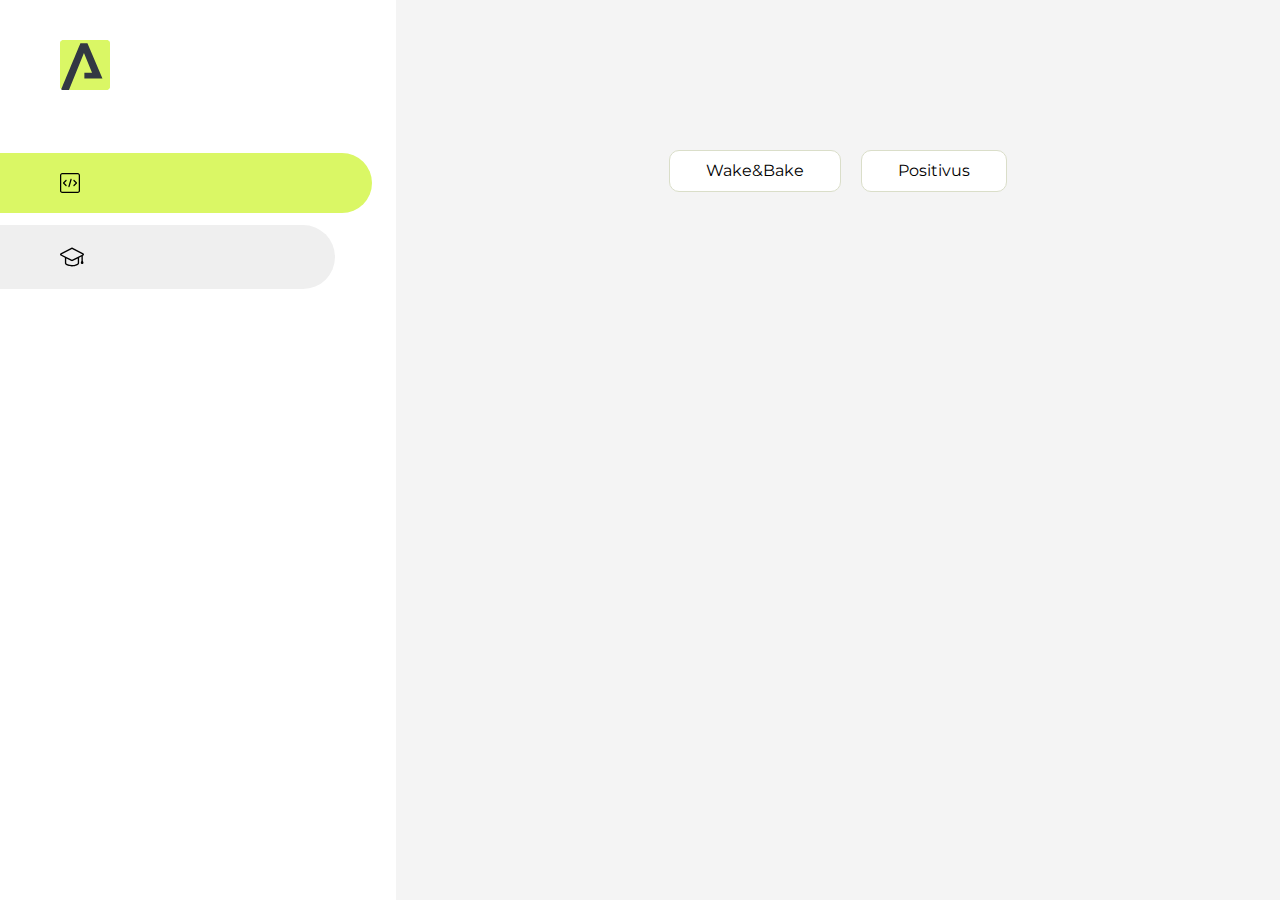
<file: index.html>
<!DOCTYPE html>
<html lang="en">
<head>
    <meta charset="UTF-8">
    <meta name="viewport" content="width=device-width, initial-scale=1.0">
    <title>Portfolio</title>
    <link rel="shortcut icon" href="src/logo.ico" type="image/x-icon">
    <link rel="preconnect" href="https://fonts.googleapis.com">
    <link rel="preconnect" href="https://fonts.gstatic.com" crossorigin>
    <link href="https://fonts.googleapis.com/css2?family=Montserrat:wght@400;500;700&family=Rubik:wght@500&display=swap"
          rel="stylesheet">
    <link rel="stylesheet" href="src/style.css">
</head>
<body id="body">
<div class="overlay" id="overlay"></div>
<div class="layout">
    <div class="burger" id="burger">
        <svg viewBox="0 0 24 24" fill="none" xmlns="http://www.w3.org/2000/svg">
            <g id="SVGRepo_bgCarrier" stroke-width="0"></g>
            <g id="SVGRepo_tracerCarrier" stroke-linecap="round" stroke-linejoin="round"></g>
            <g id="SVGRepo_iconCarrier">
                <path d="M4 18L20 18" stroke="#DAF765" stroke-width="2" stroke-linecap="round"></path>
                <path d="M4 12L20 12" stroke="#DAF765" stroke-width="2" stroke-linecap="round"></path>
                <path d="M4 6L20 6" stroke="#DAF765" stroke-width="2" stroke-linecap="round"></path>
            </g>
        </svg>
    </div>
    <aside class="sidebar" id="sidebar">
        <div class="sidebar__inner">
            <div class="logo">
                <svg width="50" height="50" viewBox="0 0 50 50" fill="none" xmlns="http://www.w3.org/2000/svg">
                    <g clip-path="url(#clip0_513_74730)">
                        <path d="M46.17 -0.257004H3.83C1.57281 -0.257004 -0.257 1.57281 -0.257 3.83V46.17C-0.257 48.4272 1.57281 50.257 3.83 50.257H46.17C48.4272 50.257 50.257 48.4272 50.257 46.17V3.83C50.257 1.57281 48.4272 -0.257004 46.17 -0.257004Z"
                              fill="#DAF765"/>
                        <path d="M24.375 38.4H42.461L27.441 3.1585H20.4355C20.4355 3.1585 6.7895 35.881 1.1945 49.294C2.015 50.0275 3.0945 50.257 3.6945 50.257H8.8445L23.954 13.07L32.0465 32.8285H24.375V38.4Z"
                              fill="#323843"/>
                    </g>
                    <defs>
                        <clipPath id="clip0_513_74730">
                            <rect width="50" height="50" fill="white"/>
                        </clipPath>
                    </defs>
                </svg>
            </div>
            <div class="sidebar__tabs">
                <div class="sidebar__item">
                    <button class="sidebar__button active" id="tasks">
                        <svg xmlns="http://www.w3.org/2000/svg" width="20" height="20" viewBox="0 0 20 20" fill="none">
                            <g clip-path="url(#clip0_704_74543)">
                                <path d="M17.7083 20H2.29167C1.0275 20 0 18.9725 0 17.7083V2.29167C0 1.0275 1.0275 0 2.29167 0H17.7083C18.9725 0 20 1.0275 20 2.29167V17.7083C20 18.9725 18.9725 20 17.7083 20ZM2.29167 1.25C1.7175 1.25 1.25 1.7175 1.25 2.29167V17.7083C1.25 18.2825 1.7175 18.75 2.29167 18.75H17.7083C18.2825 18.75 18.75 18.2825 18.75 17.7083V2.29167C18.75 1.7175 18.2825 1.25 17.7083 1.25H2.29167Z"
                                      fill="black"/>
                                <path d="M6.04167 13.125C5.88167 13.125 5.72167 13.0642 5.6 12.9417L3.1 10.4417C2.85583 10.1975 2.85583 9.80167 3.1 9.5575L5.6 7.0575C5.84417 6.81333 6.24 6.81333 6.48417 7.0575C6.72833 7.30167 6.72833 7.6975 6.48417 7.94167L4.42583 10L6.48417 12.0583C6.72833 12.3025 6.72833 12.6983 6.48417 12.9425C6.36167 13.0642 6.20167 13.125 6.04167 13.125Z"
                                      fill="black"/>
                                <path d="M8.95833 14.1667C8.9 14.1667 8.84 14.1583 8.78167 14.1417C8.45083 14.0442 8.26083 13.6967 8.35833 13.3658L10.4417 6.28251C10.5392 5.95084 10.8892 5.76417 11.2175 5.85917C11.5483 5.95667 11.7383 6.30417 11.6408 6.63501L9.5575 13.7183C9.47833 13.9908 9.22833 14.1667 8.95833 14.1667Z"
                                      fill="black"/>
                                <path d="M13.9583 13.125C13.7983 13.125 13.6383 13.0642 13.5167 12.9417C13.2725 12.6975 13.2725 12.3017 13.5167 12.0575L15.575 9.99916L13.5167 7.94083C13.2725 7.69666 13.2725 7.30083 13.5167 7.05666C13.7608 6.81249 14.1567 6.81249 14.4008 7.05666L16.9008 9.55666C17.145 9.80083 17.145 10.1967 16.9008 10.4408L14.4008 12.9408C14.2783 13.0642 14.1183 13.125 13.9583 13.125Z"
                                      fill="black"/>
                            </g>
                            <defs>
                                <clipPath id="clip0_704_74543">
                                    <rect width="20" height="20" fill="white"/>
                                </clipPath>
                            </defs>
                        </svg>
                        
                </div>
                <div class="sidebar__item">
                    <button class="sidebar__button" id="diplom">
                        <svg xmlns="http://www.w3.org/2000/svg" width="24" height="24" viewBox="0 0 24 24" fill="none">
                            <g clip-path="url(#clip0_704_74553)">
                                <path d="M23.2628 10.5971C23.7176 10.365 24 9.90375 24 9.39337C24 8.883 23.7176 8.42175 23.2628 8.18962L12.6135 2.75362C12.2291 2.55824 11.7705 2.55787 11.3854 2.75399L0.736875 8.19C0.282375 8.42175 0 8.883 0 9.39337C0 9.90375 0.282375 10.365 0.736875 10.5971L4.89038 12.7177V18.2074C4.89038 19.8154 8.412 21.393 12 21.393C15.5884 21.393 19.1096 19.815 19.1096 18.2074V12.7174L21.4609 11.517V15.8017L20.901 17.2305C20.7409 17.6389 20.7934 18.0994 21.0405 18.4616C21.2876 18.8246 21.6979 19.041 22.1366 19.041C22.5754 19.041 22.9852 18.8246 23.2324 18.462C23.4795 18.099 23.532 17.6385 23.3719 17.2301L22.8124 15.8021V10.827L23.2628 10.5971ZM17.7623 18.1721C17.6198 18.6375 15.3491 20.0419 12 20.0419C8.65088 20.0419 6.38025 18.6375 6.2415 18.2074V12.3037L6.23887 12.3019C6.23812 12.057 6.1065 11.8207 5.87325 11.7019L1.3515 9.39337L12 3.95737L22.6489 9.39337L12 14.8294L5.87325 11.7019C5.54063 11.5331 4.6695 11.6674 4.5 12C4.33012 12.3322 4.55813 12.5479 4.89038 12.7177L11.3857 16.0331C11.5781 16.1314 11.7889 16.1805 12 16.1805C12.2107 16.1805 12.4222 16.1314 12.6146 16.0331L17.7593 13.407L17.7623 18.1721Z"
                                      fill="black"/>
                            </g>
                            <defs>
                                <clipPath id="clip0_704_74553">
                                    <rect width="24" height="24" fill="white"/>
                                </clipPath>
                            </defs>
                        </svg>
                        
                </div>
            </div>
        </div>

    </aside>
    <div class="content">
        <div class="container">
            <div class="content__block" id="tasksBlock">
                
                <ul class="content__list">

                    <li class="content__list-item">
                        <a href="Wake&Bake/index.html">Wake&Bake</a>
                    </li>
                    <li class="content__list-item">
                        <a href="Дипломка/index.html">Positivus</a>
                    </li>

                </ul>
            </div>

        </div>
    </div>
</div>
<script src="src/index.js"></script>
</body>
</html>
</file>
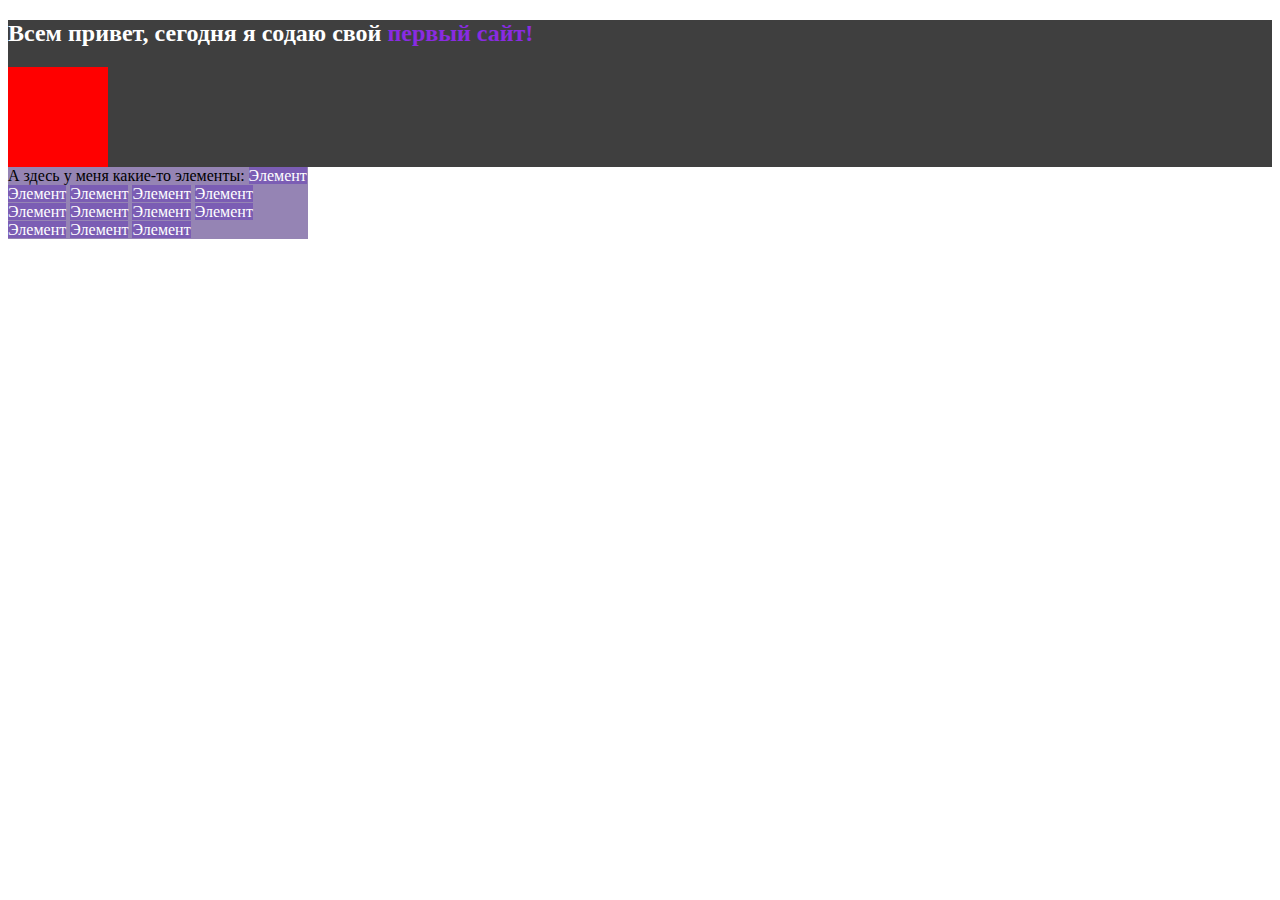
<file: Lesson1/index.html>
<!DOCTYPE html>
<html lang="en">
<head>
     <meta charset="UTF-8">
     <meta name="viewport" content="width=device-width, initial-scale=1.0">
     <title>Урок 1</title>
     <link rel="stylesheet" href="css.css">
</head>
<body>
     <div class="main">
          <div class="black-block">
               <h2 class="h2_black">Всем привет, сегодня я содаю свой <span class="text-blueviolet">первый сайт!</span></h2>
               <div class="red-block"></div>
          </div>
          <div class="blu-block">
               <span class="title">А здесь у меня какие-то элементы:</span>
               <span class="element">Элемент</span>
               <span class="element">Элемент</span>
               <span class="element">Элемент</span>
               <span class="element">Элемент</span>
               <span class="element">Элемент</span>
               <span class="element">Элемент</span>
               <span class="element">Элемент</span>
               <span class="element">Элемент</span>
               <span class="element">Элемент</span>
               <span class="element">Элемент</span>
               <span class="element">Элемент</span>
               <span class="element">Элемент</span>
          </div>
     </div>
</body>
</html>
</file>
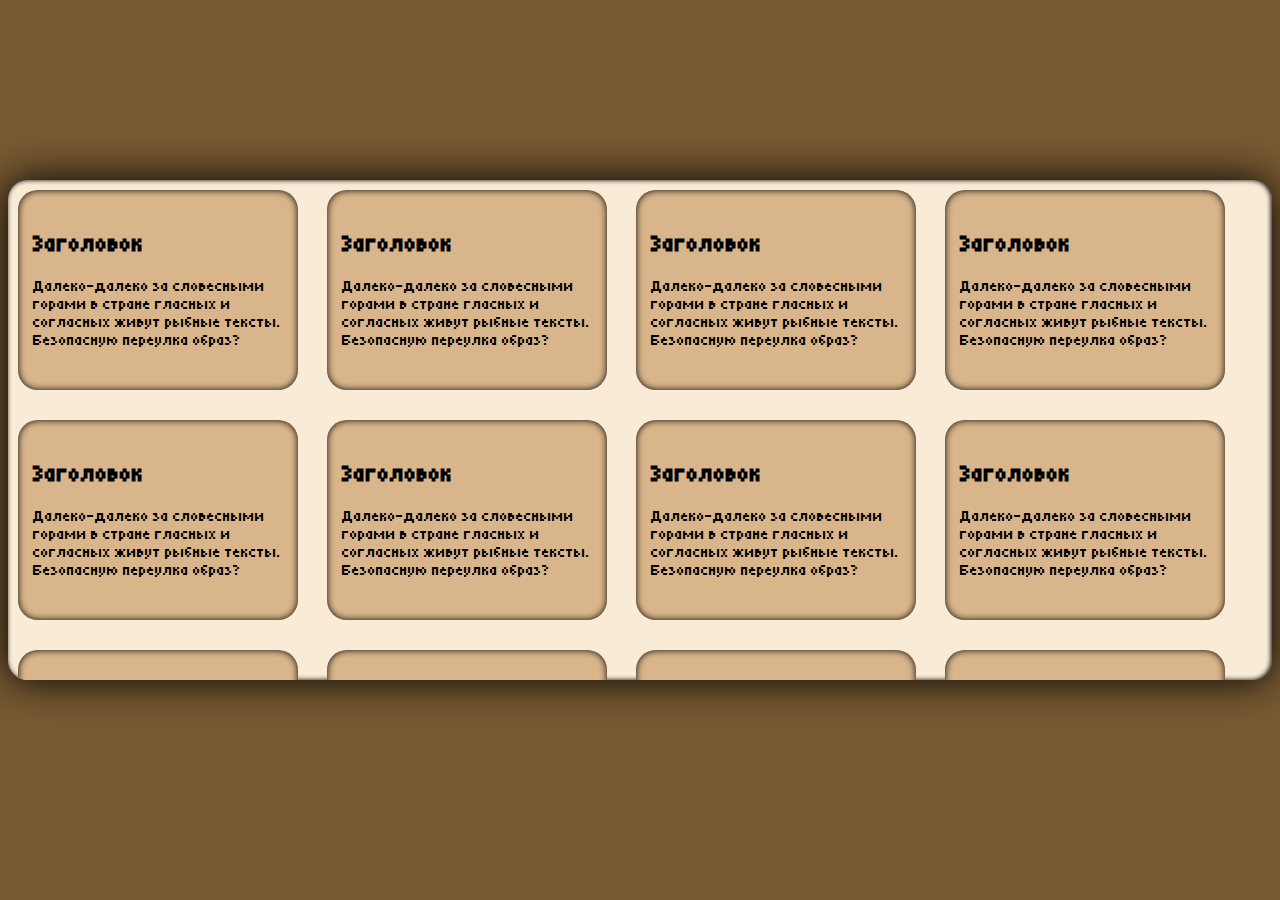
<file: lesson2.36/index.html>
<!DOCTYPE html>
<html lang="en">

<head>
     <meta charset="UTF-8">
     <meta name="viewport" content="width=device-width, initial-scale=1.0">
     <title>Lesson</title>
     <link rel="preconnect" href="https://fonts.googleapis.com">
<link rel="preconnect" href="https://fonts.gstatic.com" crossorigin>
<link href="https://fonts.googleapis.com/css2?family=Tiny5&display=swap" rel="stylesheet">
     <link rel="stylesheet" href="./css/style.css">
</head>

<body> 
     <div class="main-block">
          <div class="block-card">
               <h2 class="title-card">Заголовок</h2>
               <p class="text-card">Далеко-далеко за словесными горами в стране 
                    гласных и согласных живут рыбные тексты. 
                    Безопасную переулка образ?
               </p>
          </div>
          <div class="block-card">
               <h2 class="title-card">Заголовок</h2>
               <p class="text-card">Далеко-далеко за словесными горами в стране 
                    гласных и согласных живут рыбные тексты. 
                    Безопасную переулка образ?
               </p>
          </div>
          <div class="block-card">
               <h2 class="title-card">Заголовок</h2>
               <p class="text-card">Далеко-далеко за словесными горами в стране 
                    гласных и согласных живут рыбные тексты. 
                    Безопасную переулка образ?
               </p>
          </div>
          <div class="block-card">
               <h2 class="title-card">Заголовок</h2>
               <p class="text-card">Далеко-далеко за словесными горами в стране 
                    гласных и согласных живут рыбные тексты. 
                    Безопасную переулка образ?
               </p>
          </div>
          <div class="block-card">
               <h2 class="title-card">Заголовок</h2>
               <p class="text-card">Далеко-далеко за словесными горами в стране 
                    гласных и согласных живут рыбные тексты. 
                    Безопасную переулка образ?
               </p>
          </div>
          <div class="block-card">
               <h2 class="title-card">Заголовок</h2>
               <p class="text-card">Далеко-далеко за словесными горами в стране 
                    гласных и согласных живут рыбные тексты. 
                    Безопасную переулка образ?
               </p>
          </div>
          <div class="block-card">
               <h2 class="title-card">Заголовок</h2>
               <p class="text-card">Далеко-далеко за словесными горами в стране 
                    гласных и согласных живут рыбные тексты. 
                    Безопасную переулка образ?
               </p>
          </div>
          <div class="block-card">
               <h2 class="title-card">Заголовок</h2>
               <p class="text-card">Далеко-далеко за словесными горами в стране 
                    гласных и согласных живут рыбные тексты. 
                    Безопасную переулка образ?
               </p>
          </div>
          <div class="block-card">
               <h2 class="title-card">Заголовок</h2>
               <p class="text-card">Далеко-далеко за словесными горами в стране 
                    гласных и согласных живут рыбные тексты. 
                    Безопасную переулка образ?
               </p>
          </div>
          <div class="block-card">
               <h2 class="title-card">Заголовок</h2>
               <p class="text-card">Далеко-далеко за словесными горами в стране 
                    гласных и согласных живут рыбные тексты. 
                    Безопасную переулка образ?
               </p>
          </div>
          <div class="block-card">
               <h2 class="title-card">Заголовок</h2>
               <p class="text-card">Далеко-далеко за словесными горами в стране 
                    гласных и согласных живут рыбные тексты. 
                    Безопасную переулка образ?
               </p>
          </div>
          <div class="block-card">
               <h2 class="title-card">Заголовок</h2>
               <p class="text-card">Далеко-далеко за словесными горами в стране 
                    гласных и согласных живут рыбные тексты. 
                    Безопасную переулка образ?
               </p>
          </div>
     </div>
</body>

</html>
</file>
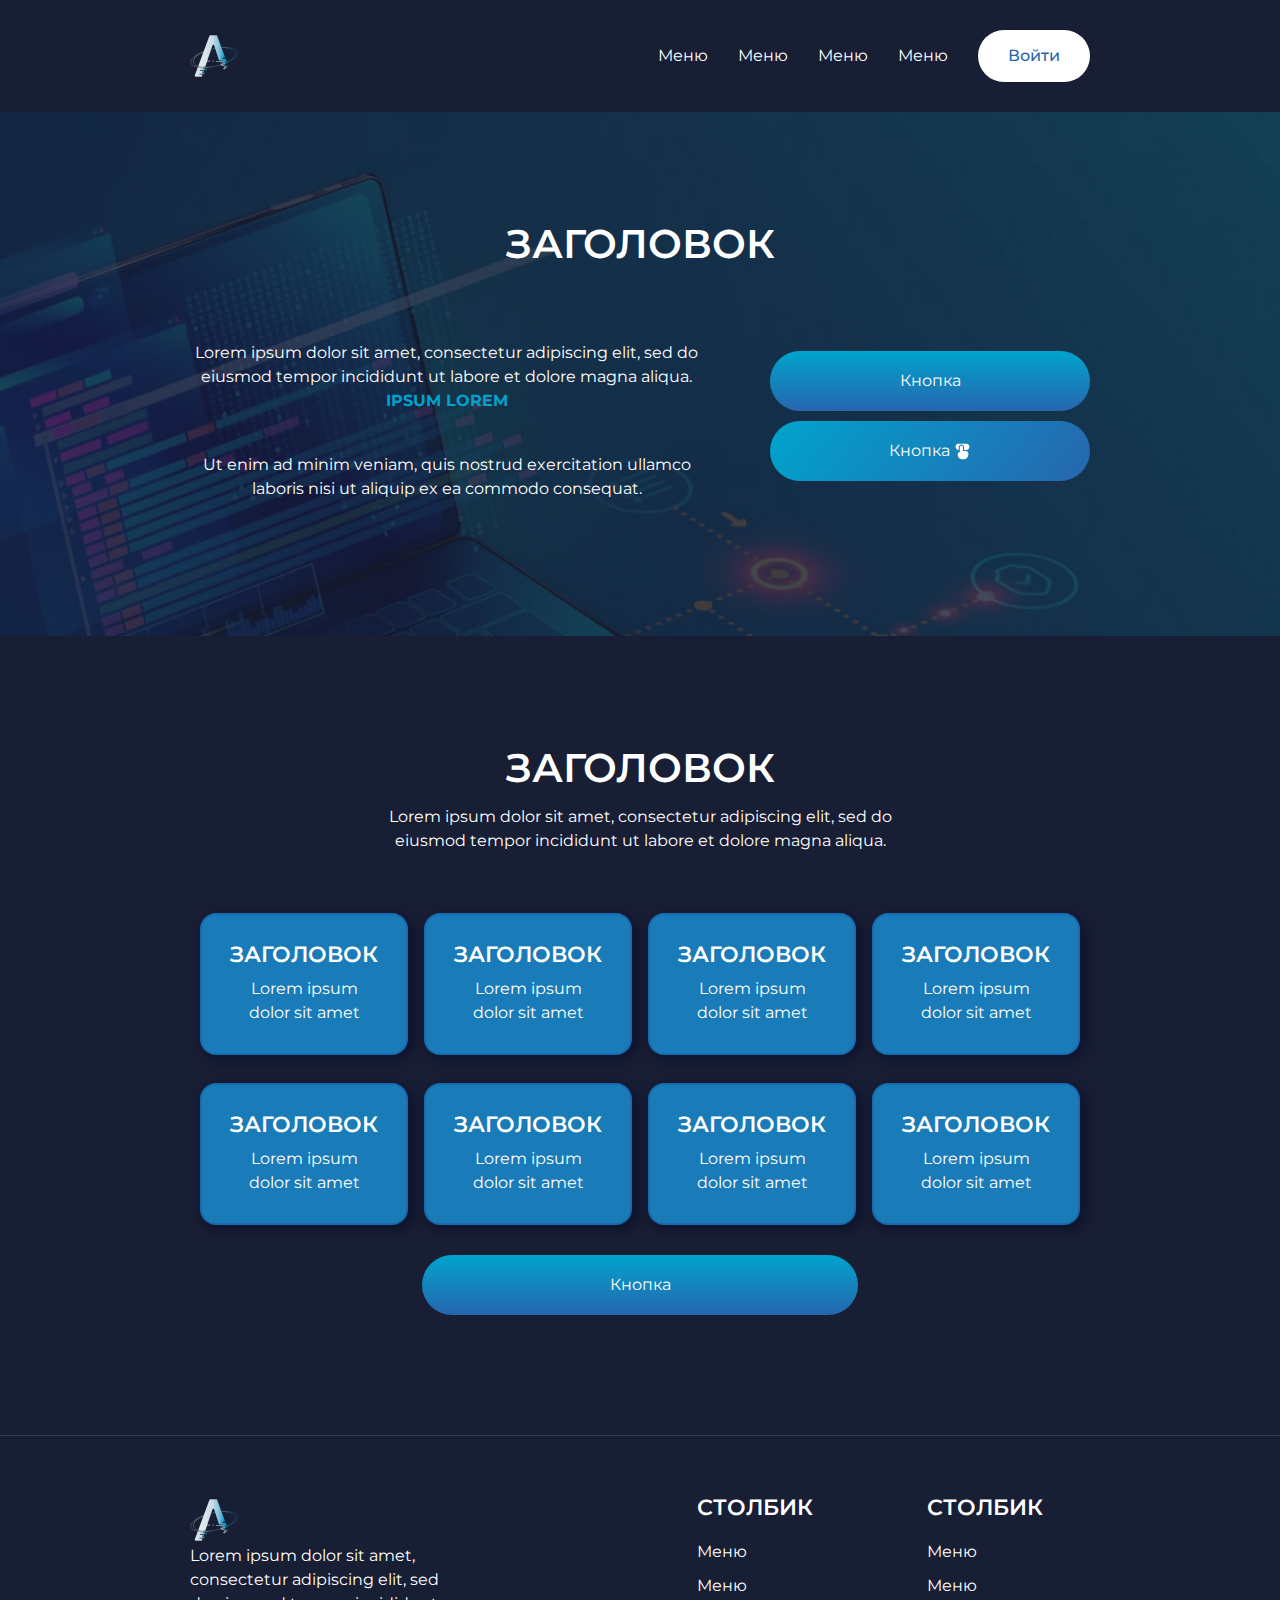
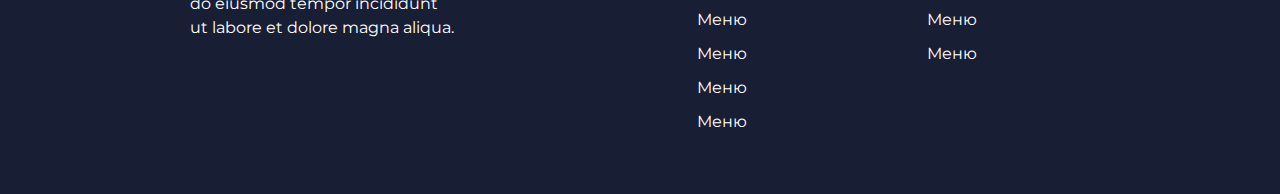
<file: lesson2.43/index.html>
<!DOCTYPE html>
<html lang="en">

<head>
     <meta charset="UTF-8">
     <meta name="viewport" content="width=device-width, initial-scale=1.0">
     <title>lesson 43</title>
     <link rel="stylesheet" href="css/reset.css">
     <link rel="preconnect" href="https://fonts.googleapis.com">
     <link rel="preconnect" href="https://fonts.gstatic.com" crossorigin>
     <link href="https://fonts.googleapis.com/css2?family=Montserrat:ital,wght@0,400..600;1,400..600&display=swap"
          rel="stylesheet">
     <link rel="stylesheet" href="css/style.css">
</head>

<body>
     <header class="header">
          <div class="container">
               <div class="header_inner">
                    <img src="img/logo.png" alt="Логотип сайта">
                    <nav class="header_nav">
                         <ul class="header_list">
                              <li class="header_item">
                                   <a href="#">Меню</a>
                              </li>
                              <li class="header_item">
                                   <a href="#">Меню</a>
                              </li>
                              <li class="header_item">
                                   <a href="#">Меню</a>
                              </li>
                              <li class="header_item">
                                   <a href="#">Меню</a>
                              </li>
                         </ul>
                    </nav>
                    <a class="header_button" href="">Войти</a>
               </div>
          </div>
     </header>
     <main class="main">
          <article class="article_main-one">
               <div class="container">
                    <div class="wrapper_article">
                         <h2 class="title_article">Заголовок</h2>
                         <div class="section_wrapper">
                              <section class="text_section">
                                   <p class="paragraph">Lorem ipsum dolor sit amet, consectetur adipiscing elit, sed do
                                        eiusmod tempor incididunt ut labore et dolore magna aliqua. <span>Ipsum
                                             lorem</span></p>
                                   <p class="paragraph">Ut enim ad minim veniam, quis nostrud exercitation ullamco
                                        laboris nisi ut aliquip ex ea commodo consequat. </p>
                              </section>
                              <section class="button_section">
                                   <a class="button-one margine-bottom" href="#">Кнопка</a>
                                   <a class="button-two" href="#">Кнопка<img src="img/btn.svg" alt=""></a>
                              </section>
                         </div>
                    </div>
               </div>
          </article>
          <article class="article_main-two">
               <div class="container">
                    <div class="wrapper_article-two">
                         <section class="text_section">
                              <h2 class="title_article">Заголовок</h2>
                              <p>Lorem ipsum dolor sit amet, consectetur adipiscing elit, sed do eiusmod tempor incididunt ut
                                   labore et dolore magna aliqua.</p>
                         </section>
                         <section class="card_section">
                              <ul class="card_list">
                                   <li class="card-item">
                                        <div class="card-content-wrapper">
                                             <h3 class="title_card-item">Заголовок</h3>
                                             <p>Lorem ipsum dolor sit amet</p>
                                        </div>
                                   </li>
                                   <li class="card-item">
                                        <div class="card-content-wrapper">
                                             <h3 class="title_card-item">Заголовок</h3>
                                             <p>Lorem ipsum dolor sit amet</p>
                                        </div>
                                   </li>
                                   <li class="card-item">
                                        <div class="card-content-wrapper">
                                             <h3 class="title_card-item">Заголовок</h3>
                                             <p>Lorem ipsum dolor sit amet</p>
                                        </div>
                                   </li>
                                   <li class="card-item">
                                        <div class="card-content-wrapper">
                                             <h3 class="title_card-item">Заголовок</h3>
                                             <p>Lorem ipsum dolor sit amet</p>
                                        </div>
                                   </li>
                                   <li class="card-item">
                                        <div class="card-content-wrapper">
                                             <h3 class="title_card-item">Заголовок</h3>
                                             <p>Lorem ipsum dolor sit amet</p>
                                        </div>
                                   </li>
                                   <li class="card-item">
                                        <div class="card-content-wrapper">
                                             <h3 class="title_card-item">Заголовок</h3>
                                             <p>Lorem ipsum dolor sit amet</p>
                                        </div>
                                   </li>
                                   <li class="card-item">
                                        <div class="card-content-wrapper">
                                             <h3 class="title_card-item">Заголовок</h3>
                                             <p>Lorem ipsum dolor sit amet</p>
                                        </div>
                                   </li>
                                   <li class="card-item">
                                        <div class="card-content-wrapper">
                                             <h3 class="title_card-item">Заголовок</h3>
                                             <p>Lorem ipsum dolor sit amet</p>
                                        </div>
                                   </li>

                              </ul>
                              <a class="card_button" href="#">Кнопка</a>
                         </section>
                    </div>
               </div>
          </article>
     </main>
     <footer class="footer">
          <div class="container">
               <div class="wrapper-section_footer">
                    <section class="section-information">
                         <img src="img/logo.png" alt="Логотип">
                         <p>Lorem ipsum dolor sit amet, consectetur adipiscing elit, sed do eiusmod tempor incididunt ut labore et dolore magna aliqua. </p>
                    </section>
                    <section class="section_link-column">
                         <div class="column-link">
                              <h3>Столбик</h3>
                              <ul class="list_column">
                                   <li class="link-menu_column"><a href="#">Меню</a></li>
                                   <li class="link-menu_column"><a href="#">Меню</a></li>
                                   <li class="link-menu_column"><a href="#">Меню</a></li>
                                   <li class="link-menu_column"><a href="#">Меню</a></li>
                                   <li class="link-menu_column"><a href="#">Меню</a></li>
                                   <li class="link-menu_column"><a href="#">Меню</a></li>
                              </ul>
                         </div>
                         <div class="column-link">
                              <h3>Столбик</h3>
                              <ul class="list_column">
                                   <li class="link-menu_column"><a href="#">Меню</a></li>
                                   <li class="link-menu_column"><a href="#">Меню</a></li>
                                   <li class="link-menu_column"><a href="#">Меню</a></li>
                                   <li class="link-menu_column"><a href="#">Меню</a></li>
                              </ul>
                         </div>
                    </section>
               </div>
          </div>
     </footer>
</body>

</html>
</file>
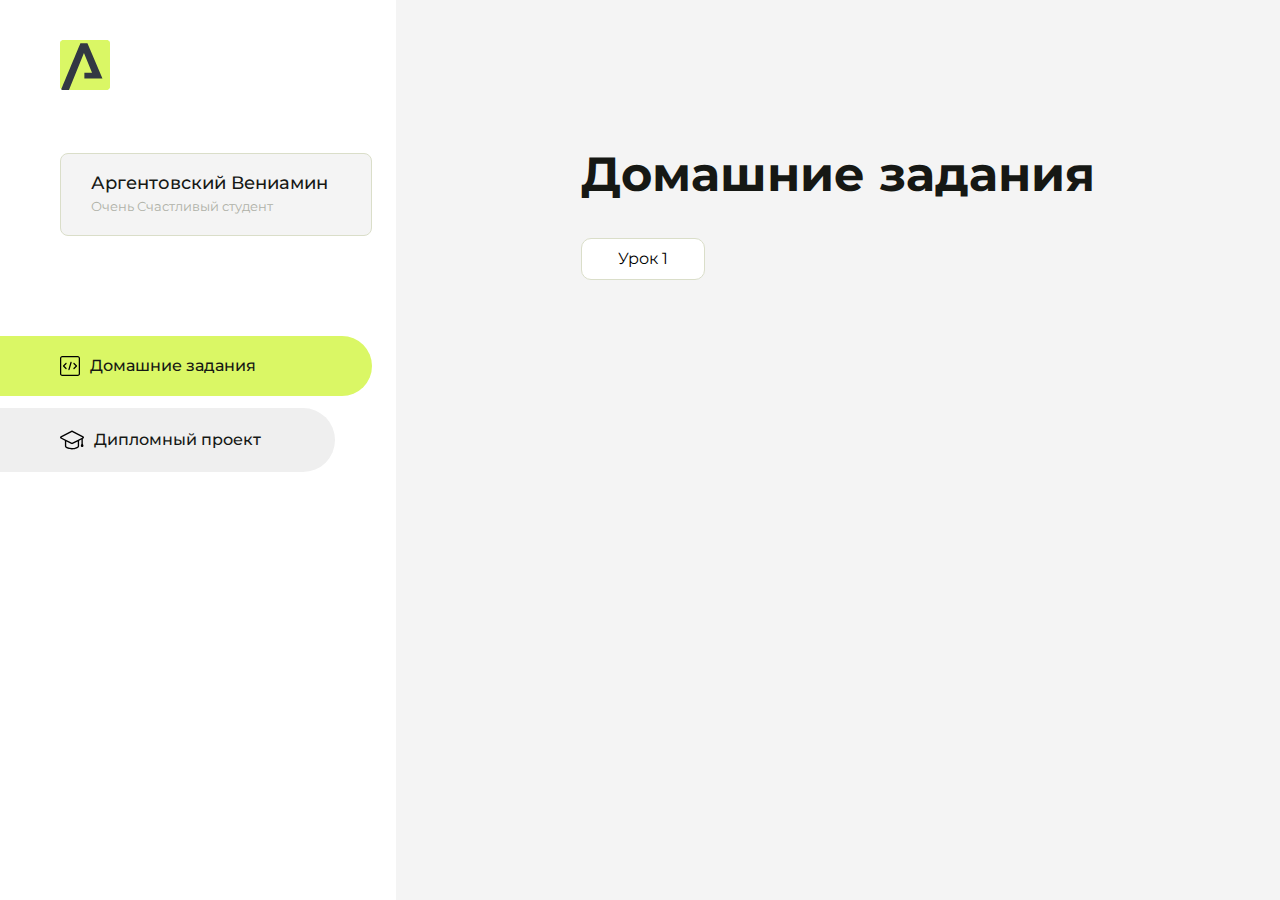
<file: template/index.html>
<!DOCTYPE html>
<html lang="en">
<head>
    <meta charset="UTF-8">
    <meta name="viewport" content="width=device-width, initial-scale=1.0">
    <title>Домашняя работа</title>
    <link rel="shortcut icon" href="src/logo.ico" type="image/x-icon">
    <link rel="preconnect" href="https://fonts.googleapis.com">
    <link rel="preconnect" href="https://fonts.gstatic.com" crossorigin>
    <link href="https://fonts.googleapis.com/css2?family=Montserrat:wght@400;500;700&family=Rubik:wght@500&display=swap"
          rel="stylesheet">
    <link rel="stylesheet" href="src/style.css">
</head>
<body id="body">
<div class="overlay" id="overlay"></div>
<div class="layout">
    <div class="burger" id="burger">
        <svg viewBox="0 0 24 24" fill="none" xmlns="http://www.w3.org/2000/svg">
            <g id="SVGRepo_bgCarrier" stroke-width="0"></g>
            <g id="SVGRepo_tracerCarrier" stroke-linecap="round" stroke-linejoin="round"></g>
            <g id="SVGRepo_iconCarrier">
                <path d="M4 18L20 18" stroke="#DAF765" stroke-width="2" stroke-linecap="round"></path>
                <path d="M4 12L20 12" stroke="#DAF765" stroke-width="2" stroke-linecap="round"></path>
                <path d="M4 6L20 6" stroke="#DAF765" stroke-width="2" stroke-linecap="round"></path>
            </g>
        </svg>
    </div>
    <aside class="sidebar" id="sidebar">
        <div class="sidebar__inner">
            <div class="logo">
                <svg width="50" height="50" viewBox="0 0 50 50" fill="none" xmlns="http://www.w3.org/2000/svg">
                    <g clip-path="url(#clip0_513_74730)">
                        <path d="M46.17 -0.257004H3.83C1.57281 -0.257004 -0.257 1.57281 -0.257 3.83V46.17C-0.257 48.4272 1.57281 50.257 3.83 50.257H46.17C48.4272 50.257 50.257 48.4272 50.257 46.17V3.83C50.257 1.57281 48.4272 -0.257004 46.17 -0.257004Z"
                              fill="#DAF765"/>
                        <path d="M24.375 38.4H42.461L27.441 3.1585H20.4355C20.4355 3.1585 6.7895 35.881 1.1945 49.294C2.015 50.0275 3.0945 50.257 3.6945 50.257H8.8445L23.954 13.07L32.0465 32.8285H24.375V38.4Z"
                              fill="#323843"/>
                    </g>
                    <defs>
                        <clipPath id="clip0_513_74730">
                            <rect width="50" height="50" fill="white"/>
                        </clipPath>
                    </defs>
                </svg>
            </div>
            <div class="sidebar__user">
                <div class="sidebar__name">Аргентовский Вениамин</div>
                <div class="sidebar__text">Очень Счастливый студент</div>
            </div>
            <div class="sidebar__tabs">
                <div class="sidebar__item">
                    <button class="sidebar__button active" id="tasks">
                        <svg xmlns="http://www.w3.org/2000/svg" width="20" height="20" viewBox="0 0 20 20" fill="none">
                            <g clip-path="url(#clip0_704_74543)">
                                <path d="M17.7083 20H2.29167C1.0275 20 0 18.9725 0 17.7083V2.29167C0 1.0275 1.0275 0 2.29167 0H17.7083C18.9725 0 20 1.0275 20 2.29167V17.7083C20 18.9725 18.9725 20 17.7083 20ZM2.29167 1.25C1.7175 1.25 1.25 1.7175 1.25 2.29167V17.7083C1.25 18.2825 1.7175 18.75 2.29167 18.75H17.7083C18.2825 18.75 18.75 18.2825 18.75 17.7083V2.29167C18.75 1.7175 18.2825 1.25 17.7083 1.25H2.29167Z"
                                      fill="black"/>
                                <path d="M6.04167 13.125C5.88167 13.125 5.72167 13.0642 5.6 12.9417L3.1 10.4417C2.85583 10.1975 2.85583 9.80167 3.1 9.5575L5.6 7.0575C5.84417 6.81333 6.24 6.81333 6.48417 7.0575C6.72833 7.30167 6.72833 7.6975 6.48417 7.94167L4.42583 10L6.48417 12.0583C6.72833 12.3025 6.72833 12.6983 6.48417 12.9425C6.36167 13.0642 6.20167 13.125 6.04167 13.125Z"
                                      fill="black"/>
                                <path d="M8.95833 14.1667C8.9 14.1667 8.84 14.1583 8.78167 14.1417C8.45083 14.0442 8.26083 13.6967 8.35833 13.3658L10.4417 6.28251C10.5392 5.95084 10.8892 5.76417 11.2175 5.85917C11.5483 5.95667 11.7383 6.30417 11.6408 6.63501L9.5575 13.7183C9.47833 13.9908 9.22833 14.1667 8.95833 14.1667Z"
                                      fill="black"/>
                                <path d="M13.9583 13.125C13.7983 13.125 13.6383 13.0642 13.5167 12.9417C13.2725 12.6975 13.2725 12.3017 13.5167 12.0575L15.575 9.99916L13.5167 7.94083C13.2725 7.69666 13.2725 7.30083 13.5167 7.05666C13.7608 6.81249 14.1567 6.81249 14.4008 7.05666L16.9008 9.55666C17.145 9.80083 17.145 10.1967 16.9008 10.4408L14.4008 12.9408C14.2783 13.0642 14.1183 13.125 13.9583 13.125Z"
                                      fill="black"/>
                            </g>
                            <defs>
                                <clipPath id="clip0_704_74543">
                                    <rect width="20" height="20" fill="white"/>
                                </clipPath>
                            </defs>
                        </svg>
                        <span>Домашние задания</span></button>
                </div>
                <div class="sidebar__item">
                    <button class="sidebar__button" id="diplom">
                        <svg xmlns="http://www.w3.org/2000/svg" width="24" height="24" viewBox="0 0 24 24" fill="none">
                            <g clip-path="url(#clip0_704_74553)">
                                <path d="M23.2628 10.5971C23.7176 10.365 24 9.90375 24 9.39337C24 8.883 23.7176 8.42175 23.2628 8.18962L12.6135 2.75362C12.2291 2.55824 11.7705 2.55787 11.3854 2.75399L0.736875 8.19C0.282375 8.42175 0 8.883 0 9.39337C0 9.90375 0.282375 10.365 0.736875 10.5971L4.89038 12.7177V18.2074C4.89038 19.8154 8.412 21.393 12 21.393C15.5884 21.393 19.1096 19.815 19.1096 18.2074V12.7174L21.4609 11.517V15.8017L20.901 17.2305C20.7409 17.6389 20.7934 18.0994 21.0405 18.4616C21.2876 18.8246 21.6979 19.041 22.1366 19.041C22.5754 19.041 22.9852 18.8246 23.2324 18.462C23.4795 18.099 23.532 17.6385 23.3719 17.2301L22.8124 15.8021V10.827L23.2628 10.5971ZM17.7623 18.1721C17.6198 18.6375 15.3491 20.0419 12 20.0419C8.65088 20.0419 6.38025 18.6375 6.2415 18.2074V12.3037L6.23887 12.3019C6.23812 12.057 6.1065 11.8207 5.87325 11.7019L1.3515 9.39337L12 3.95737L22.6489 9.39337L12 14.8294L5.87325 11.7019C5.54063 11.5331 4.6695 11.6674 4.5 12C4.33012 12.3322 4.55813 12.5479 4.89038 12.7177L11.3857 16.0331C11.5781 16.1314 11.7889 16.1805 12 16.1805C12.2107 16.1805 12.4222 16.1314 12.6146 16.0331L17.7593 13.407L17.7623 18.1721Z"
                                      fill="black"/>
                            </g>
                            <defs>
                                <clipPath id="clip0_704_74553">
                                    <rect width="24" height="24" fill="white"/>
                                </clipPath>
                            </defs>
                        </svg>
                        <span>Дипломный проект</span></button>
                </div>
            </div>
        </div>

    </aside>
    <div class="content">
        <div class="container">
            <div class="content__block" id="tasksBlock">
                <div class="content__title">Домашние задания</div>
                <ul class="content__list">
                    <li class="content__list-item">
                        <a href="#">Урок 1</a>
                    </li>
                </ul>
            </div>
            <div class="content__block hidden" id="diplomBlock">
                <div class="content__title">Дипломный проект</div>
                <div class="content__list-diplom">
                    <a href="ПАПКА-С-НОМЕРОМ-УРОКА">Ссылка на ДЗ</a>
                </div>
                <div class="content__decor">
                    <div class="content__decor-text">Давай проверим, чему ты научился!</div>
                    <div class="content__decor-img">
                        <img src="src/decor.png" alt="decor">
                    </div>
                </div>
            </div>
        </div>
    </div>
</div>
<script src="src/index.js"></script>
</body>
</html>
</file>
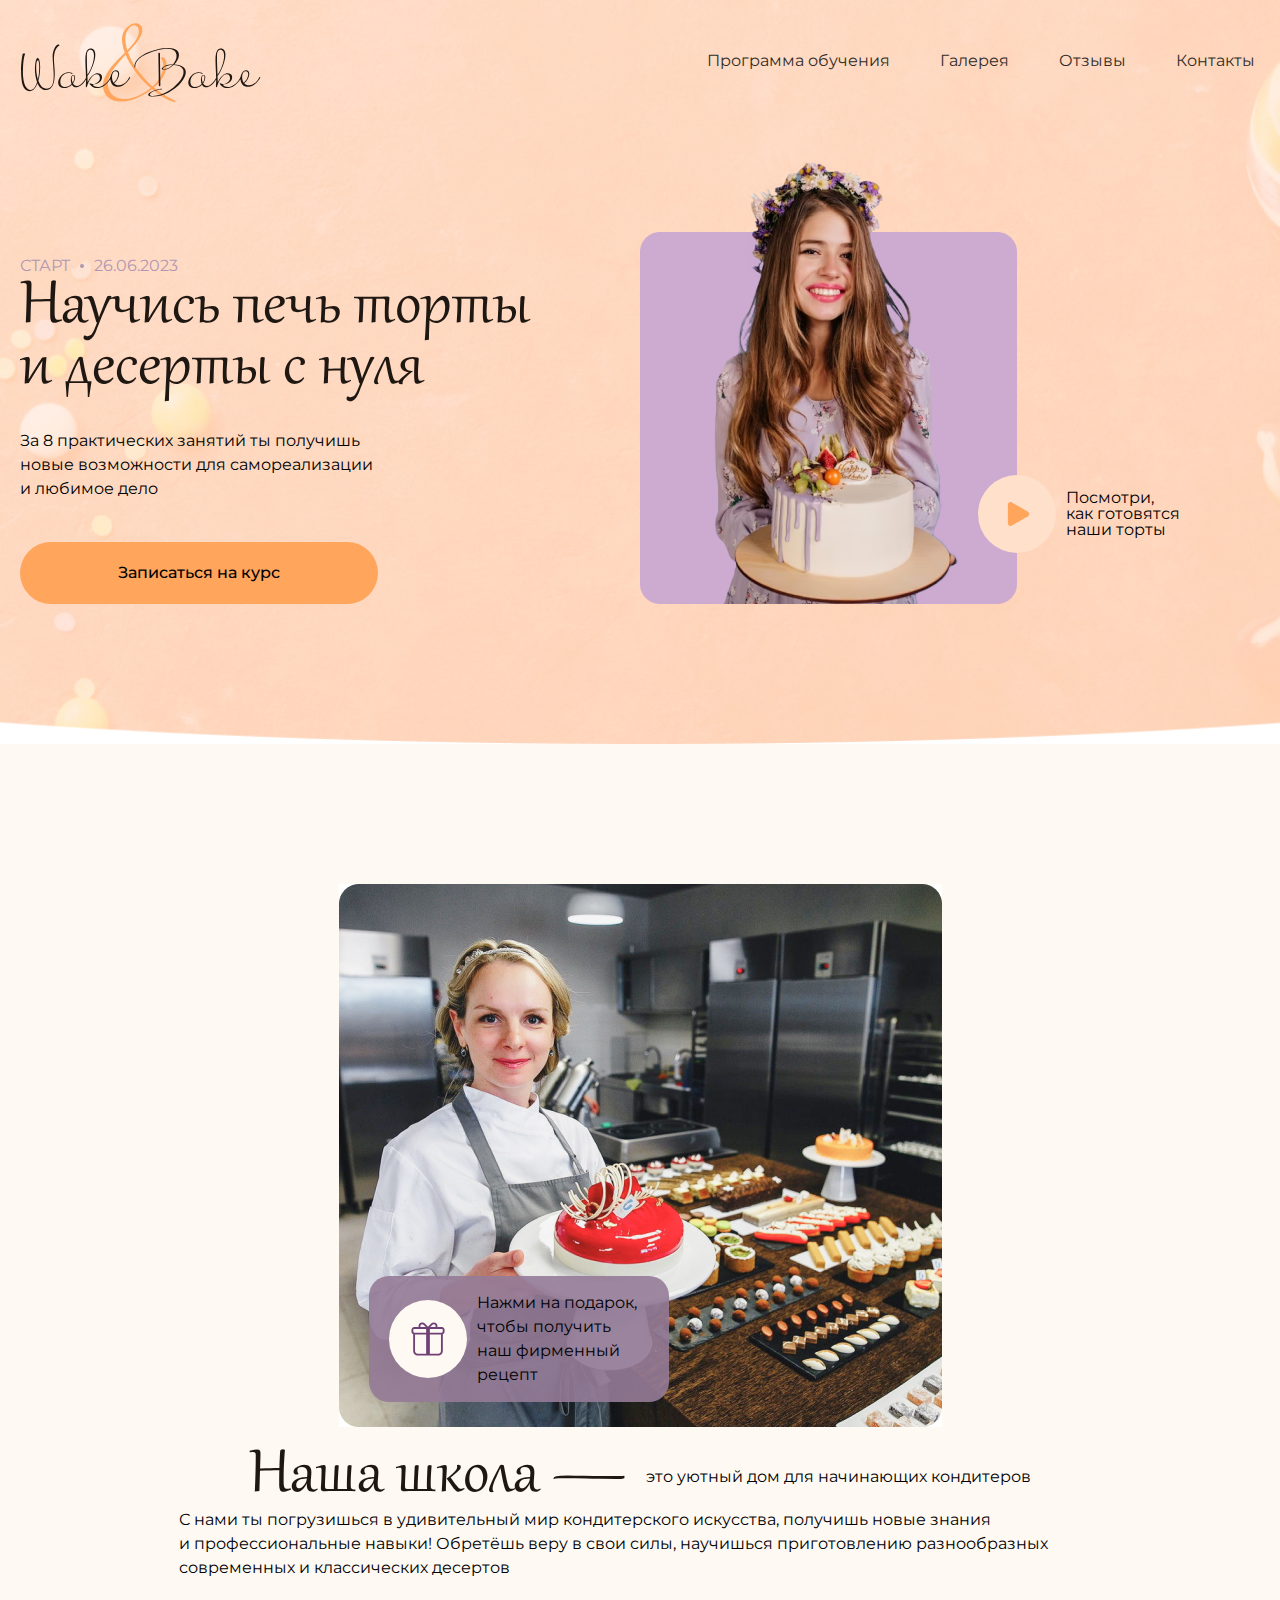
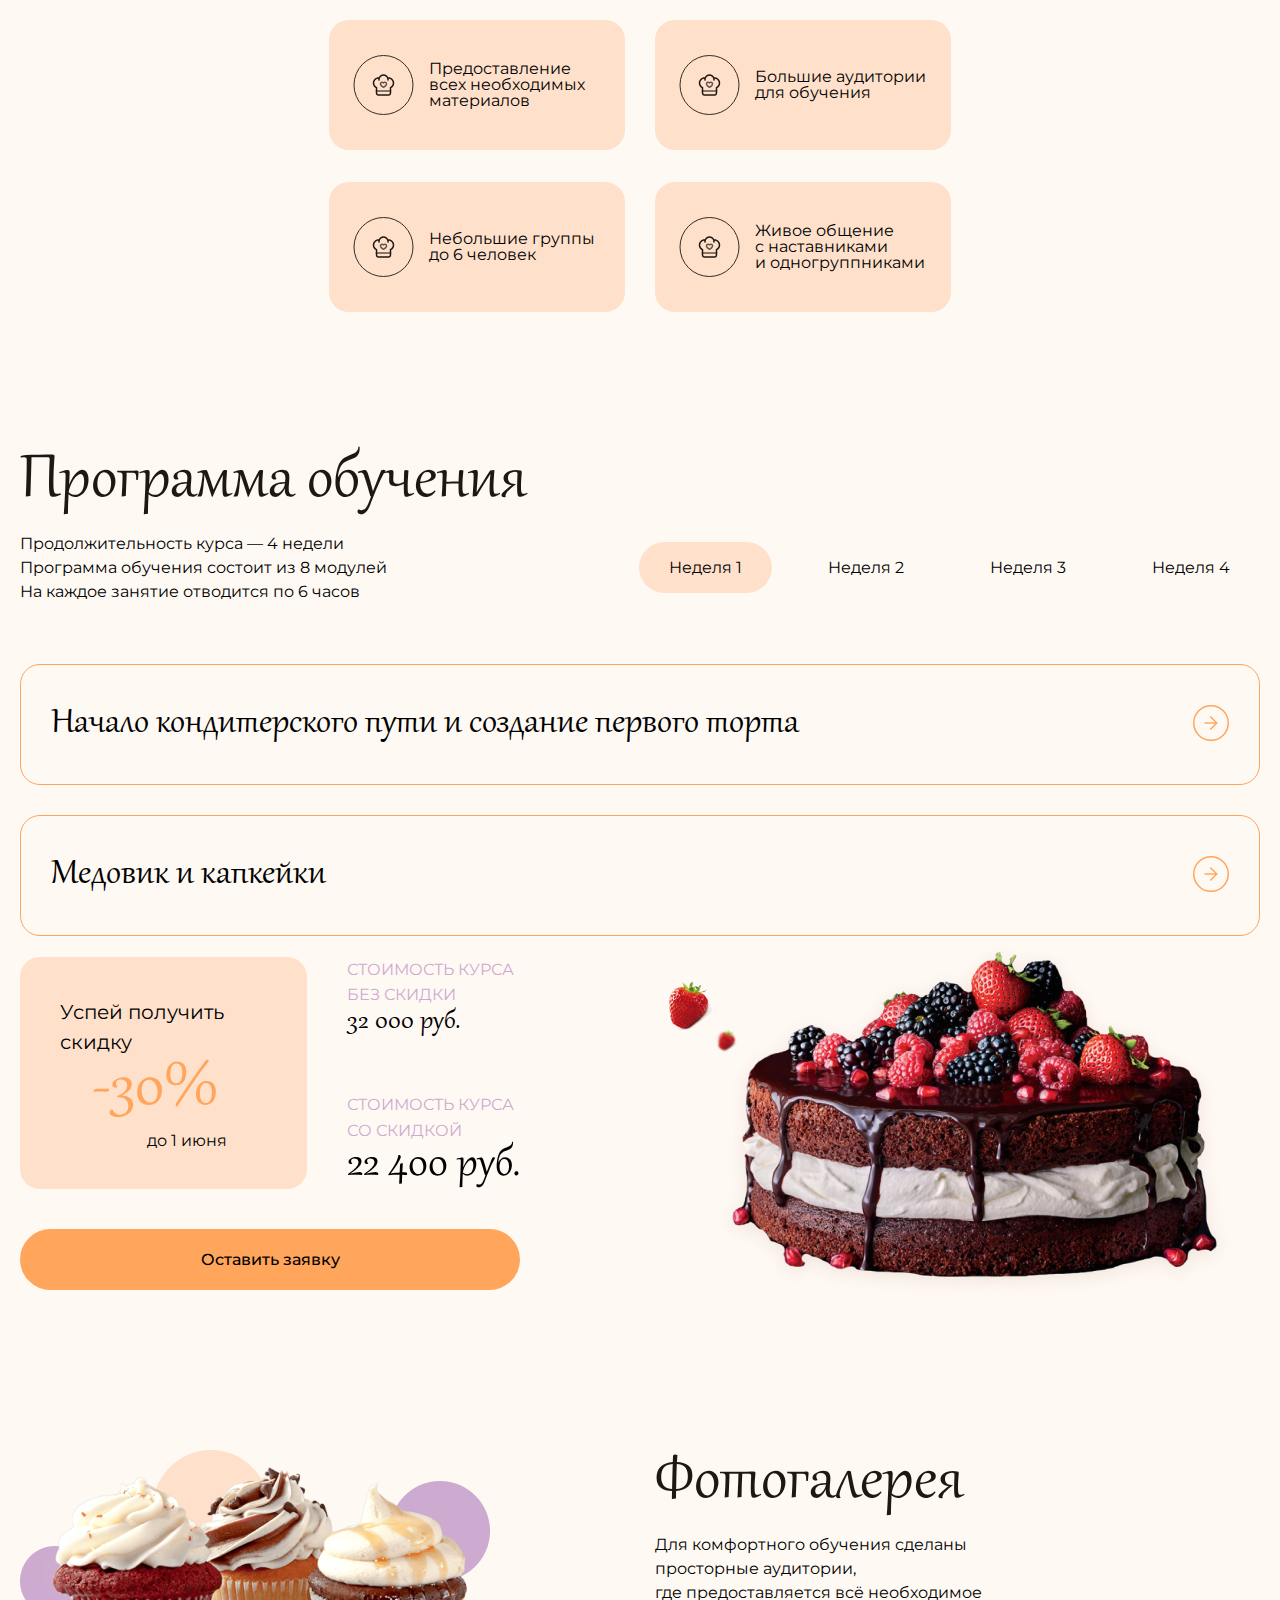
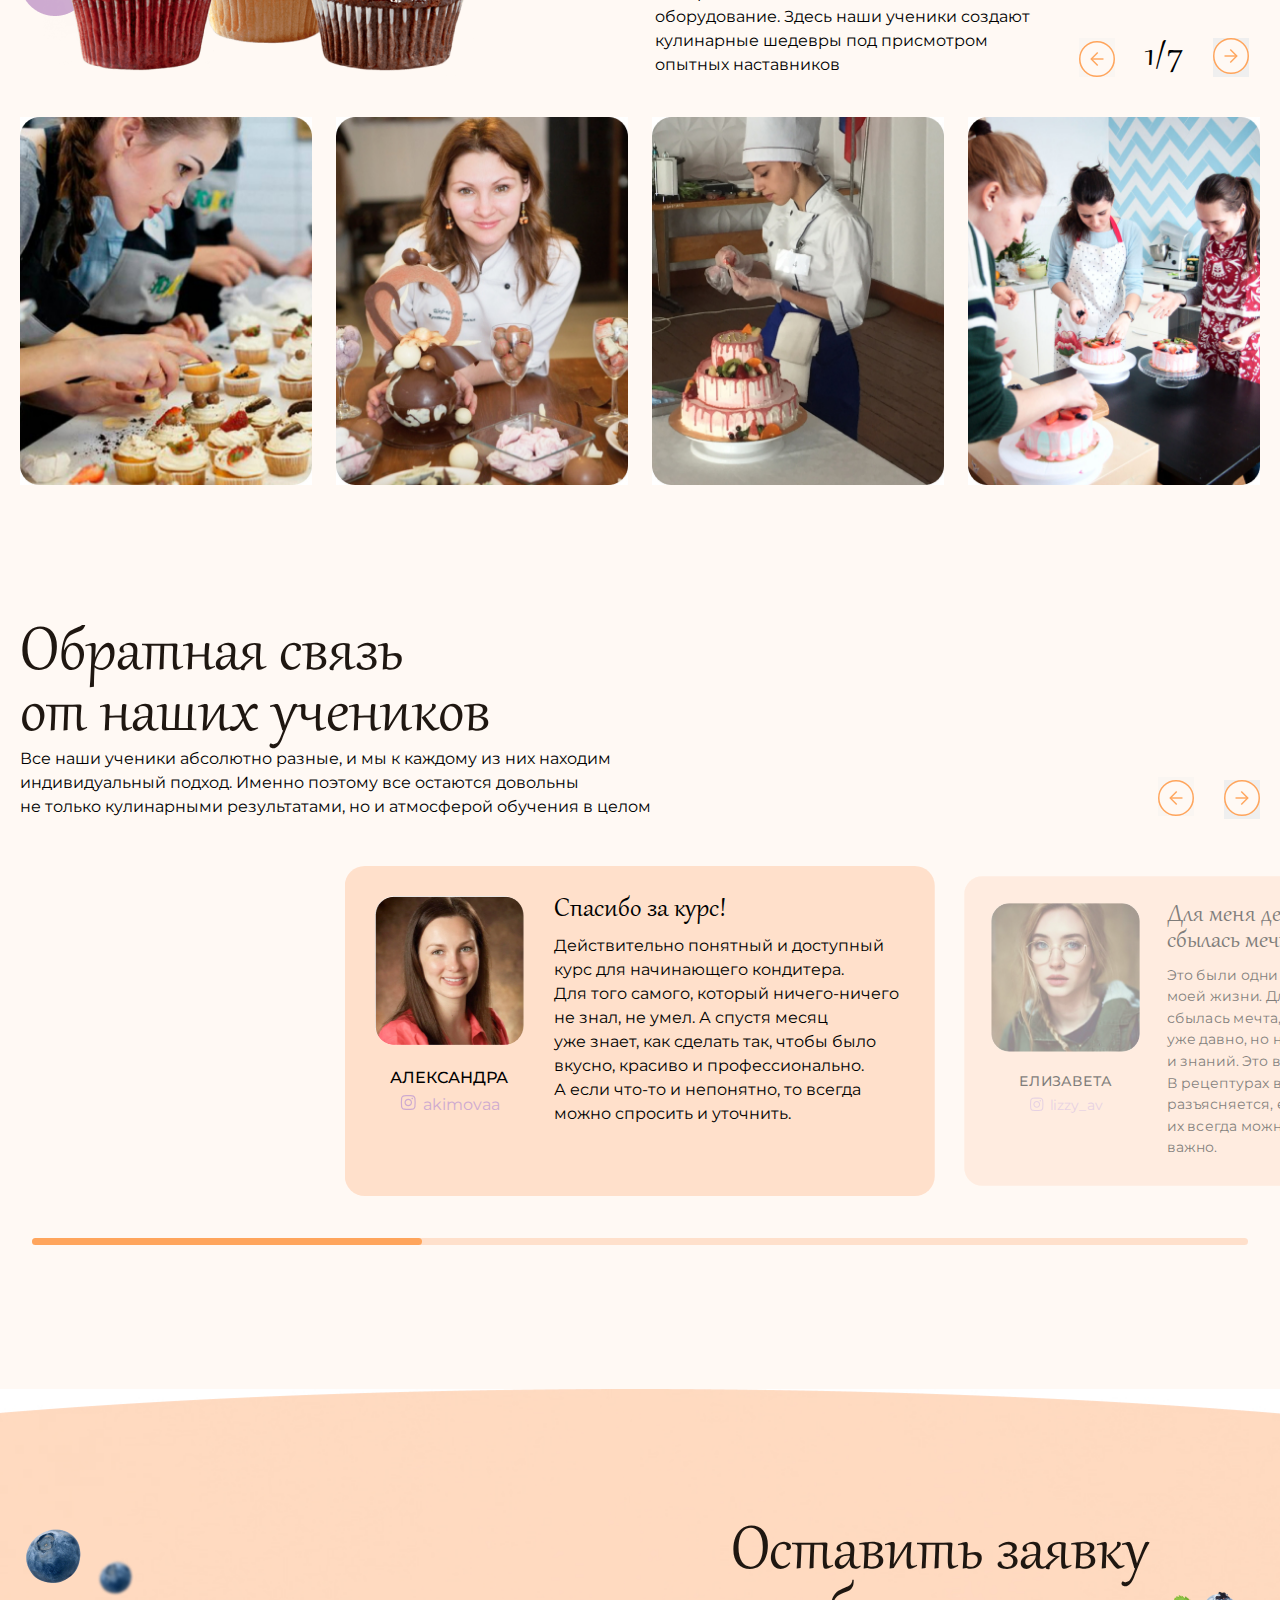
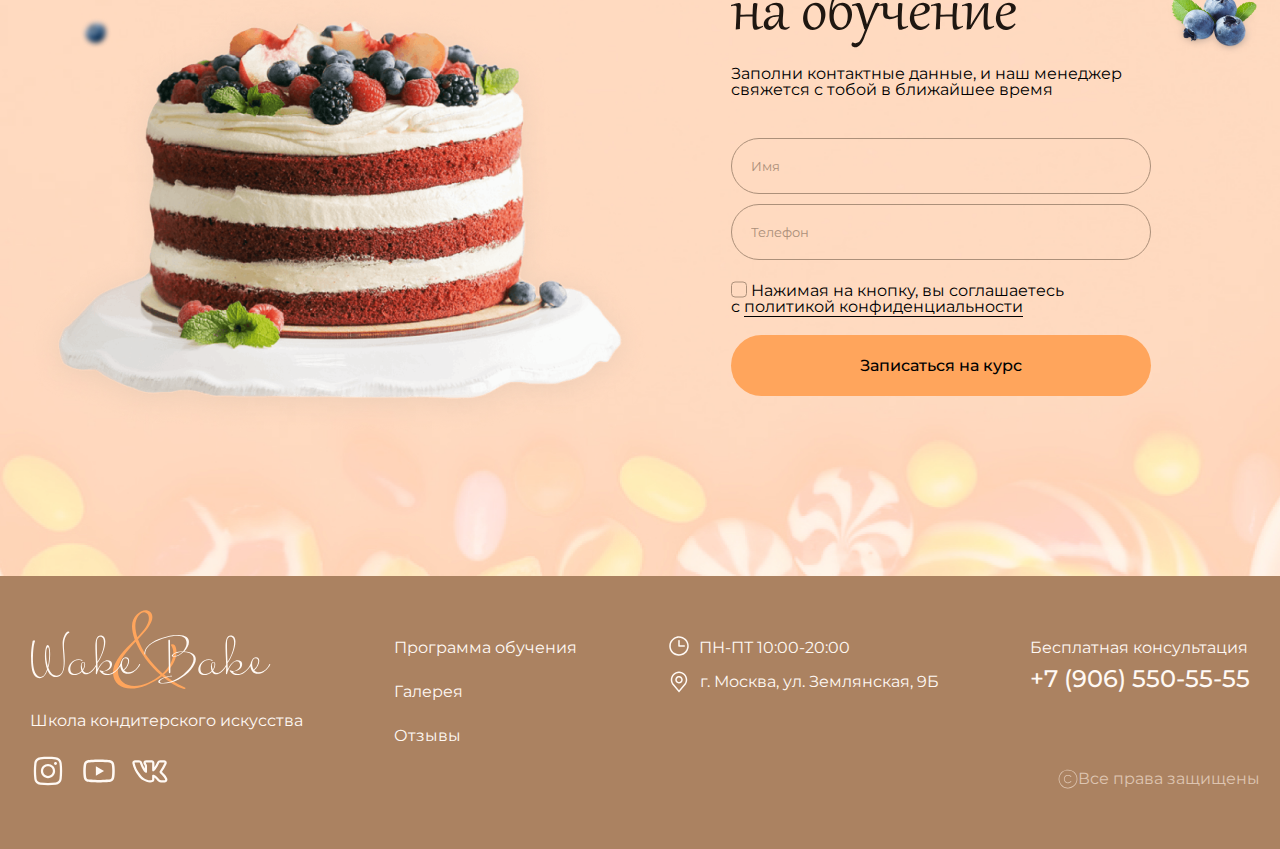
<file: Wake&Bake/index.html>
<!DOCTYPE html>
<html lang="en">

<head>
    <meta charset="UTF-8">
    <meta name="viewport" content="width=device-width, initial-scale=1.0">
    <link rel="stylesheet" href="./css/style.css">
    <link rel="stylesheet" href="./css/reset.css">
    <link rel="stylesheet" href="./css/swiper-bundle.min.css">
    <link rel="stylesheet" href="./css/fonts.css">



    <script src="./js/fslightbox.js" defer ></script>
    <script src="./js/swiper-bundle.min.js" defer ></script>
    <script src="./js/main.js" defer ></script>
    <title>Wake&Bake</title>
</head>

<body class="body">
    <header class="header">
        <div class="header__nav">
            <div class="container">
                <div class="header-nav-wrapper">
                    <img class="header__logo" src="./sources/svg/LogoColor Dark.svg" alt="">
                    <ul class="nav-list">
                        <li class="nav-items__item link-hover">
                            <a href="#program">Программа обучения</a>
                        </li>
                        <li class="nav-items__item link-hover">
                            <a href="#gallery">Галерея</a>
                        </li>
                        <li class="nav-items__item link-hover">
                            <a href="#Feedback">Отзывы</a>
                        </li>
                        <li class="nav-items__item link-hover">
                            <a href="#footer">Контакты</a>
                        </li>
                    </ul>

                    <div class="burger-item">
                        <span></span>
                        <span></span>
                        <span></span>
                    </div>

                </div>
            </div>
        </div>
        <div class="header__hero">
            <div class="container">
                <div class="header-hero-wrapper">
                    <div class="registration-training">

                        <div class="header__title">
                            <p class="registration-training__start">
                                <span>СТАРТ</span>
                                <span>26.06.2023</span>

                            </p>
                            <h1 class="title">Научись печь торты и десерты с нуля</h1>
                            <p>За 8 практических занятий ты получишь новые возможности для самореализации и любимое дело
                            </p>
                        </div>
                        <a href="#registration" class="sign sign-header">
                            Записаться на курс
                        </a>
                    </div>
                    <div class="making-cakes">


                        <img src="./sources/img/woman-header.png" alt="">
                        <div class="play-video">
                            <a href="./sources/video/cake.mp4" class="play" data-fslightbox="gallery">
                                <svg width="26" height="28" viewBox="0 0 26 28" fill="none"
                                    xmlns="http://www.w3.org/2000/svg">
                                    <path
                                        d="M23.6999 11.4017C25.6999 12.5564 25.7 15.4432 23.7 16.5979L5.39995 27.1634C3.39995 28.3181 0.899951 26.8747 0.899951 24.5653L0.899952 3.43429C0.899952 1.12489 3.39995 -0.318483 5.39995 0.836217L23.6999 11.4017Z"
                                        fill="#FFA55C" />
                                </svg>
                            </a>
                            <p>Посмотри, как готовятся наши торты</p>
                        </div>
                    </div>
                </div>

            </div>
        </div>
    </header>
    <main>

        <section class="school-inform">
            <div class="container">
                <div class="school-inform-wrapper">
                    <div class="school-inform_img-section">
                        <div class="img-section">
                            <img class="img-section_woman" src="./sources/img/woman-cake.jpg">
                            <div class="button-gift">
                                <div class="modal_open">
                                    <img src="./sources/svg/gift.svg" alt="">
                                </div>
                                <p>Нажми на подарок, чтобы получить наш фирменный рецепт</p>
                            </div>
                        </div>
                    </div>

                    <div class="school-inform_content">
                        <div class="content_text-inform">
                            <div class="text-inform_title">
                                <h2 class="title">Наша школа —</h2>
                                <p class="title-explanation">
                                    это уютный дом для начинающих кондитеров
                                </p>
                            </div>

                            <p>
                                С нами ты погрузишься в удивительный мир кондитерского искусства, получишь новые знания
                                и профессиональные навыки! Обретёшь веру в свои силы, научишься приготовлению
                                разнообразных современных и классических десертов
                            </p>
                        </div>
                        <div class="content_card-inform">
                            <div class="school-card">
                                <img src="./sources/svg/culinary-school.svg" alt="">
                                <p>Предоставление всех необходимых материалов</p>
                            </div>
                            <div class="school-card">
                                <img src="./sources/svg/culinary-school.svg" alt="">
                                <p>Большие аудитории для обучения</p>
                            </div>
                            <div class="school-card">
                                <img src="./sources/svg/culinary-school.svg" alt="">
                                <p>Небольшие группы до 6 человек</p>
                            </div>
                            <div class="school-card">
                                <img src="./sources/svg/culinary-school.svg" alt="">
                                <p>Живое общение с наставниками и одногруппниками</p>
                            </div>
                        </div>
                    </div>
                </div>
            </div>
        </section>













        <section class="training-program" id="program">
            <div class="container">
                <div class="wrapper-training-program">

                    <div class="training-title">
                        <h2 class="title">Программа обучения</h2>

                        <div class="description-tabs">
                            <p>Продолжительность курса — 4 недели Программа обучения состоит из 8 модулей На каждое
                                занятие отводится по 6 часов </p>
                            <ul class="tabs_weeks-list">
                                <li class="tabs_weeks-item">
                                    <a class="tabs_weeks-link tabs_weeks-link-active" href="#accordion-1">
                                        Неделя 1
                                    </a>
                                </li>
                                <li class="tabs_weeks-item">
                                    <a class="tabs_weeks-link" href="#accordion-2">
                                        Неделя 2
                                    </a>
                                </li>
                                <li class="tabs_weeks-item">
                                    <a class="tabs_weeks-link" href="#accordion-3">
                                        Неделя 3
                                    </a>
                                </li>
                                <li class="tabs_weeks-item">
                                    <a class="tabs_weeks-link" href="#accordion-4">
                                        Неделя 4
                                    </a>
                                </li>

                            </ul>
                        </div>

                    </div>

                    <div class="training-accordion accordion-visible" id="accordion-1">
                        <div class="accordion-items">
                            <div class="accordion-items_title">
                                <h3>Начало кондитерского пути и создание первого торта</h3>
                                <div class="arrow">
                                    <svg width="36" height="36" viewBox="0 0 36 36" fill="none"
                                        xmlns="http://www.w3.org/2000/svg">
                                        <rect x="35.25" y="0.75" width="34.5" height="34.5" rx="17.25"
                                            transform="rotate(90 35.25 0.75)" fill="#FFF9F4" />
                                        <rect x="35.25" y="0.75" width="34.5" height="34.5" rx="17.25"
                                            transform="rotate(90 35.25 0.75)" stroke="#FFA55C" stroke-width="1.5" />
                                        <path
                                            d="M16.7761 23.9756L22.7521 17.9996L16.7761 12.0236L17.7841 11.0156L24.7681 17.9996L17.7841 24.9836L16.7761 23.9756Z"
                                            fill="#FFA55C" />
                                        <path
                                            d="M23.7598 17.2803L23.7598 18.7203L11.5198 18.7203L11.5198 17.2803L23.7598 17.2803Z"
                                            fill="#FFA55C" />
                                    </svg>
                                </div>

                            </div>
                            <div class="accordion-items_content">
                                <div class="content_theory">
                                    <h3>Теория:</h3>
                                    <ul class="theory-list">
                                        <li>
                                            <img src="./sources/svg/chef.svg" alt="">
                                            Организация рабочего места
                                        </li>
                                        <li>
                                            <img src="./sources/svg/chef.svg" alt="">
                                            Подготовка необходимого инвентаря
                                        </li>
                                        <li>
                                            <img src="./sources/svg/chef.svg" alt="">
                                            Выбор необходимых продуктов
                                        </li>
                                        <li>
                                            <img src="./sources/svg/chef.svg" alt="">
                                            Советы по закупке необходимых продуктов и инвентаря
                                        </li>
                                        <li>
                                            <img src="./sources/svg/chef.svg" alt="">
                                            Обзор хранения и заготовки сырья
                                        </li>
                                    </ul>
                                </div>
                                <div class="content_practice">
                                    <h3>практика:</h3>
                                    <p>Испечёшь морковный торт с солёной карамелью</p>
                                </div>
                            </div>
                        </div>
                        <div class="accordion-items">
                            <div class="accordion-items_title">
                                <h3>Медовик и капкейки</h3>
                                <div class="arrow">
                                    <svg width="36" height="36" viewBox="0 0 36 36" fill="none"
                                        xmlns="http://www.w3.org/2000/svg">
                                        <rect x="35.25" y="0.75" width="34.5" height="34.5" rx="17.25"
                                            transform="rotate(90 35.25 0.75)" fill="#FFF9F4" />
                                        <rect x="35.25" y="0.75" width="34.5" height="34.5" rx="17.25"
                                            transform="rotate(90 35.25 0.75)" stroke="#FFA55C" stroke-width="1.5" />
                                        <path
                                            d="M16.7761 23.9756L22.7521 17.9996L16.7761 12.0236L17.7841 11.0156L24.7681 17.9996L17.7841 24.9836L16.7761 23.9756Z"
                                            fill="#FFA55C" />
                                        <path
                                            d="M23.7598 17.2803L23.7598 18.7203L11.5198 18.7203L11.5198 17.2803L23.7598 17.2803Z"
                                            fill="#FFA55C" />
                                    </svg>
                                </div>

                            </div>
                            <div class="accordion-items_content">
                                <div class="content_theory">
                                    <h3>Теория:</h3>
                                    <ul class="theory-list">
                                        <li>
                                            <img src="./sources/svg/chef.svg" alt="">
                                            Приготовление и украшение капкейков
                                        </li>
                                        <li>
                                            <img src="./sources/svg/chef.svg" alt="">
                                            Изготовление крема и конфи
                                        </li>
                                        <li>
                                            <img src="./sources/svg/chef.svg" alt="">
                                            Приготовление медовых коржей для торта
                                        </li>
                                        <li>
                                            <img src="./sources/svg/chef.svg" alt="">
                                            Пропитка коржей и сборка торта
                                        </li>
                                    </ul>
                                </div>
                                <div class="content_practice">
                                    <h3>практика:</h3>
                                    <p>Испечёшь капкейки, приготовишь крем и конфи, а также сделаешь своё <br>первое
                                        пирожное — медовик</p>
                                </div>
                            </div>
                        </div>
                    </div>
                    <div class="training-accordion" id="accordion-2">
                        <div class="accordion-items">
                            <div class="accordion-items_title">
                                <h3>Песочное тесто и чизкейк</h3>
                                <div class="arrow">
                                    <svg width="36" height="36" viewBox="0 0 36 36" fill="none"
                                        xmlns="http://www.w3.org/2000/svg">
                                        <rect x="35.25" y="0.75" width="34.5" height="34.5" rx="17.25"
                                            transform="rotate(90 35.25 0.75)" fill="#FFF9F4" />
                                        <rect x="35.25" y="0.75" width="34.5" height="34.5" rx="17.25"
                                            transform="rotate(90 35.25 0.75)" stroke="#FFA55C" stroke-width="1.5" />
                                        <path
                                            d="M16.7761 23.9756L22.7521 17.9996L16.7761 12.0236L17.7841 11.0156L24.7681 17.9996L17.7841 24.9836L16.7761 23.9756Z"
                                            fill="#FFA55C" />
                                        <path
                                            d="M23.7598 17.2803L23.7598 18.7203L11.5198 18.7203L11.5198 17.2803L23.7598 17.2803Z"
                                            fill="#FFA55C" />
                                    </svg>
                                </div>

                            </div>
                            <div class="accordion-items_content">
                                <div class="content_theory">
                                    <h3>Теория:</h3>
                                    <ul class="theory-list">
                                        <li>
                                            <img src="./sources/svg/chef.svg" alt="">
                                            Приготовление песочного теста
                                        </li>
                                        <li>
                                            <img src="./sources/svg/chef.svg" alt="">
                                            Тонкости в приготовлении меренги
                                        </li>
                                        <li>
                                            <img src="./sources/svg/chef.svg" alt="">
                                            Изготовление заварного крема
                                        </li>
                                        <li>
                                            <img src="./sources/svg/chef.svg" alt="">
                                            Выпечка тарталеток
                                        </li>
                                        <li>
                                            <img src="./sources/svg/chef.svg" alt="">
                                            Приготовление нежного чизкейка
                                        </li>
                                    </ul>
                                </div>
                                <div class="content_practice">
                                    <h3>практика:</h3>
                                    <p>Приготовишь меренги, сделаешь заварной крем для тарталеток и испечёшь свой первый
                                        чизкейк</p>
                                </div>
                            </div>
                        </div>
                        <div class="accordion-items">
                            <div class="accordion-items_title">
                                <h3>Бисквиты</h3>
                                <div class="arrow">
                                    <svg width="36" height="36" viewBox="0 0 36 36" fill="none"
                                        xmlns="http://www.w3.org/2000/svg">
                                        <rect x="35.25" y="0.75" width="34.5" height="34.5" rx="17.25"
                                            transform="rotate(90 35.25 0.75)" fill="#FFF9F4" />
                                        <rect x="35.25" y="0.75" width="34.5" height="34.5" rx="17.25"
                                            transform="rotate(90 35.25 0.75)" stroke="#FFA55C" stroke-width="1.5" />
                                        <path
                                            d="M16.7761 23.9756L22.7521 17.9996L16.7761 12.0236L17.7841 11.0156L24.7681 17.9996L17.7841 24.9836L16.7761 23.9756Z"
                                            fill="#FFA55C" />
                                        <path
                                            d="M23.7598 17.2803L23.7598 18.7203L11.5198 18.7203L11.5198 17.2803L23.7598 17.2803Z"
                                            fill="#FFA55C" />
                                    </svg>
                                </div>

                            </div>
                            <div class="accordion-items_content">
                                <div class="content_theory">
                                    <h3>Теория:</h3>
                                    <ul class="theory-list">
                                        <li>
                                            <img src="./sources/svg/chef.svg" alt="">
                                            Тонкости выпечки бисквитов
                                        </li>
                                        <li>
                                            <img src="./sources/svg/chef.svg" alt="">
                                            Приготовление ванильного бисквита
                                        </li>
                                        <li>
                                            <img src="./sources/svg/chef.svg" alt="">
                                            Приготовление фисташкового бисквита
                                        </li>
                                        <li>
                                            <img src="./sources/svg/chef.svg" alt="">
                                            Приготовление шоколадного бисквита
                                        </li>
                                    </ul>
                                </div>
                                <div class="content_practice">
                                    <h3>практика:</h3>
                                    <p>Отработаешь выпечку трёх бисквитов для будущих тортов</p>
                                </div>
                            </div>
                        </div>
                    </div>
                    <div class="training-accordion" id="accordion-3">
                        <div class="accordion-items">
                            <div class="accordion-items_title">
                                <h3>Дрожжевое тесто</h3>
                                <div class="arrow">
                                    <svg width="36" height="36" viewBox="0 0 36 36" fill="none"
                                        xmlns="http://www.w3.org/2000/svg">
                                        <rect x="35.25" y="0.75" width="34.5" height="34.5" rx="17.25"
                                            transform="rotate(90 35.25 0.75)" fill="#FFF9F4" />
                                        <rect x="35.25" y="0.75" width="34.5" height="34.5" rx="17.25"
                                            transform="rotate(90 35.25 0.75)" stroke="#FFA55C" stroke-width="1.5" />
                                        <path
                                            d="M16.7761 23.9756L22.7521 17.9996L16.7761 12.0236L17.7841 11.0156L24.7681 17.9996L17.7841 24.9836L16.7761 23.9756Z"
                                            fill="#FFA55C" />
                                        <path
                                            d="M23.7598 17.2803L23.7598 18.7203L11.5198 18.7203L11.5198 17.2803L23.7598 17.2803Z"
                                            fill="#FFA55C" />
                                    </svg>
                                </div>

                            </div>
                            <div class="accordion-items_content">
                                <div class="content_theory">
                                    <h3>Теория:</h3>
                                    <ul class="theory-list">
                                        <li>
                                            <img src="./sources/svg/chef.svg" alt="">
                                            Технология приготовления дрожжевого теста: тонкости и советы
                                        </li>
                                        <li>
                                            <img src="./sources/svg/chef.svg" alt="">
                                            Приготовление песочного теста
                                        </li>
                                        <li>
                                            <img src="./sources/svg/chef.svg" alt="">
                                            Рецептурные нюансы
                                        </li>

                                    </ul>
                                </div>
                                <div class="content_practice">
                                    <h3>практика:</h3>
                                    <p>Приготовишь заготовку для торта</p>
                                </div>
                            </div>
                        </div>
                        <div class="accordion-items">
                            <div class="accordion-items_title">
                                <h3>Работа с кремами</h3>
                                <div class="arrow">
                                    <svg width="36" height="36" viewBox="0 0 36 36" fill="none"
                                        xmlns="http://www.w3.org/2000/svg">
                                        <rect x="35.25" y="0.75" width="34.5" height="34.5" rx="17.25"
                                            transform="rotate(90 35.25 0.75)" fill="#FFF9F4" />
                                        <rect x="35.25" y="0.75" width="34.5" height="34.5" rx="17.25"
                                            transform="rotate(90 35.25 0.75)" stroke="#FFA55C" stroke-width="1.5" />
                                        <path
                                            d="M16.7761 23.9756L22.7521 17.9996L16.7761 12.0236L17.7841 11.0156L24.7681 17.9996L17.7841 24.9836L16.7761 23.9756Z"
                                            fill="#FFA55C" />
                                        <path
                                            d="M23.7598 17.2803L23.7598 18.7203L11.5198 18.7203L11.5198 17.2803L23.7598 17.2803Z"
                                            fill="#FFA55C" />
                                    </svg>
                                </div>

                            </div>
                            <div class="accordion-items_content">
                                <div class="content_theory">
                                    <h3>Теория:</h3>
                                    <ul class="theory-list">
                                        <li>
                                            <img src="./sources/svg/chef.svg" alt="">
                                            Приготовление кремов: ганаши, кремю
                                        </li>
                                        <li>
                                            <img src="./sources/svg/chef.svg" alt="">
                                            Создание заварного теста
                                        </li>
                                        <li>
                                            <img src="./sources/svg/chef.svg" alt="">
                                            Приготовление профитролей и нескольких видов кремов
                                        </li>

                                    </ul>
                                </div>
                                <div class="content_practice">
                                    <h3>практика:</h3>
                                    <p>Приготовишь профитроли и несколько видов кремов</p>
                                </div>
                            </div>
                        </div>
                    </div>
                    <div class="training-accordion" id="accordion-4">
                        <div class="accordion-items">
                            <div class="accordion-items_title">
                                <h3>Mille-feuille, или Наполеон</h3>
                                <div class="arrow">
                                    <svg width="36" height="36" viewBox="0 0 36 36" fill="none"
                                        xmlns="http://www.w3.org/2000/svg">
                                        <rect x="35.25" y="0.75" width="34.5" height="34.5" rx="17.25"
                                            transform="rotate(90 35.25 0.75)" fill="#FFF9F4" />
                                        <rect x="35.25" y="0.75" width="34.5" height="34.5" rx="17.25"
                                            transform="rotate(90 35.25 0.75)" stroke="#FFA55C" stroke-width="1.5" />
                                        <path
                                            d="M16.7761 23.9756L22.7521 17.9996L16.7761 12.0236L17.7841 11.0156L24.7681 17.9996L17.7841 24.9836L16.7761 23.9756Z"
                                            fill="#FFA55C" />
                                        <path
                                            d="M23.7598 17.2803L23.7598 18.7203L11.5198 18.7203L11.5198 17.2803L23.7598 17.2803Z"
                                            fill="#FFA55C" />
                                    </svg>
                                </div>

                            </div>
                            <div class="accordion-items_content">
                                <div class="content_theory">
                                    <h3>Теория:</h3>
                                    <ul class="theory-list">
                                        <li>
                                            <img src="./sources/svg/chef.svg" alt="">
                                            Приготовление слоёного теста
                                        </li>
                                        <li>
                                            <img src="./sources/svg/chef.svg" alt="">
                                            Рецептура и создание крема дипломат
                                        </li>
                                        <li>
                                            <img src="./sources/svg/chef.svg" alt="">
                                            Приготовление французского морковного десерта
                                        </li>

                                    </ul>
                                </div>
                                <div class="content_practice">
                                    <h3>практика:</h3>
                                    <p>Испечёте торт «Наполеон» и приготовите необычный морковный десерт</p>
                                </div>
                            </div>
                        </div>
                        <div class="accordion-items">
                            <div class="accordion-items_title">
                                <h3>Завершение курса</h3>
                                <div class="arrow">
                                    <svg width="36" height="36" viewBox="0 0 36 36" fill="none"
                                        xmlns="http://www.w3.org/2000/svg">
                                        <rect x="35.25" y="0.75" width="34.5" height="34.5" rx="17.25"
                                            transform="rotate(90 35.25 0.75)" fill="#FFF9F4" />
                                        <rect x="35.25" y="0.75" width="34.5" height="34.5" rx="17.25"
                                            transform="rotate(90 35.25 0.75)" stroke="#FFA55C" stroke-width="1.5" />
                                        <path
                                            d="M16.7761 23.9756L22.7521 17.9996L16.7761 12.0236L17.7841 11.0156L24.7681 17.9996L17.7841 24.9836L16.7761 23.9756Z"
                                            fill="#FFA55C" />
                                        <path
                                            d="M23.7598 17.2803L23.7598 18.7203L11.5198 18.7203L11.5198 17.2803L23.7598 17.2803Z"
                                            fill="#FFA55C" />
                                    </svg>
                                </div>

                            </div>
                            <div class="accordion-items_content">
                                <div class="content_theory">
                                    <h3>Теория:</h3>
                                    <ul class="theory-list">
                                        <li>
                                            <img src="./sources/svg/chef.svg" alt="">
                                            Работа кондитера на заказ
                                        </li>
                                        <li>
                                            <img src="./sources/svg/chef.svg" alt="">
                                            Применение знаний о технологии выпечки к другим рецептам
                                        </li>
                                        <li>
                                            <img src="./sources/svg/chef.svg" alt="">
                                            Разработка собственных рецептов
                                        </li>
                                    </ul>
                                </div>
                                <div class="content_practice">
                                    <h3>практика:</h3>
                                    <p>Самостоятельно, без наставника испечёте торт на ваш выбор</p>
                                </div>
                            </div>
                        </div>
                    </div>

                    <div class="training-enroll">
                        <div class="training-enroll_purchase">
                            <div class="purchase_cost">
                                <h3>Успей получить скидку</h3>
                                <svg width="126" height="62" viewBox="0 0 126 62" fill="none"
                                    xmlns="http://www.w3.org/2000/svg">
                                    <path
                                        d="M16.6958 29.5713C16.8042 29.8483 16.8765 30.1193 16.9126 30.3843C16.9608 30.6372 16.9849 30.866 16.9849 31.0708C16.9849 31.4201 16.9186 31.6971 16.7861 31.9019C16.6536 32.1066 16.4429 32.2692 16.1538 32.3896C15.8768 32.5101 15.5094 32.5884 15.0518 32.6245C14.6061 32.6606 14.0641 32.6787 13.4258 32.6787C12.8356 32.6787 12.2454 32.6667 11.6553 32.6426C11.0771 32.6185 10.481 32.5884 9.8667 32.5522C9.25244 32.5161 8.64421 32.486 8.04199 32.4619C7.45182 32.4258 6.84961 32.4077 6.23535 32.4077C5.44043 32.4077 4.65755 32.4499 3.88672 32.5342C3.11589 32.6064 2.34505 32.751 1.57422 32.9678C1.57422 32.2331 1.70068 31.6489 1.95361 31.2153C2.21859 30.7817 2.58594 30.4505 3.05566 30.2217C3.52539 29.9928 4.09147 29.8423 4.75391 29.77C5.42839 29.6978 6.17513 29.6616 6.99414 29.6616C7.8252 29.6616 8.72852 29.6857 9.7041 29.7339C10.6917 29.7821 11.7516 29.8062 12.8838 29.8062C13.5703 29.8062 14.2388 29.7941 14.8892 29.77C15.5516 29.7339 16.1538 29.6676 16.6958 29.5713ZM25.1147 36.9424C26.4155 36.4847 27.6681 35.9367 28.8726 35.2983C30.089 34.6479 31.167 33.8892 32.1064 33.022C33.0459 32.1548 33.7926 31.1672 34.3467 30.0591C34.9128 28.951 35.1958 27.7044 35.1958 26.3193C35.1958 25.416 35.0272 24.603 34.6899 23.8804C34.3647 23.1577 33.9191 22.5495 33.353 22.0557C32.7869 21.5498 32.1245 21.1644 31.3657 20.8994C30.6069 20.6344 29.7939 20.502 28.9268 20.502C28.0355 20.502 27.2767 20.6043 26.6504 20.8091C26.0361 21.0018 25.5363 21.2668 25.1509 21.604C24.7655 21.9292 24.4824 22.3146 24.3018 22.7603C24.1331 23.1938 24.0488 23.6515 24.0488 24.1333C24.0488 24.8319 24.1813 25.5063 24.4463 26.1567C24.7113 26.8071 25.1328 27.3672 25.7109 27.8369L25.6387 28.0718C24.916 28.4211 24.2174 28.5957 23.543 28.5957C23.0853 28.5957 22.6577 28.5295 22.2603 28.397C21.8748 28.2645 21.5376 28.0658 21.2485 27.8008C20.9595 27.5358 20.7306 27.2106 20.562 26.8252C20.4054 26.4277 20.3271 25.9761 20.3271 25.4702C20.3271 24.7355 20.4958 24.055 20.833 23.4287C21.1823 22.7904 21.646 22.2062 22.2241 21.6763C22.8143 21.1463 23.4948 20.6766 24.2656 20.2671C25.0365 19.8455 25.8374 19.4902 26.6685 19.2012C27.5116 18.9121 28.3607 18.6953 29.2158 18.5508C30.083 18.3942 30.902 18.3159 31.6729 18.3159C32.7327 18.3159 33.7505 18.4604 34.7261 18.7495C35.7017 19.0265 36.5628 19.4481 37.3096 20.0142C38.0563 20.5682 38.6465 21.2607 39.0801 22.0918C39.5257 22.9108 39.7485 23.8623 39.7485 24.9463C39.7485 25.8978 39.604 26.8011 39.3149 27.6562C39.0379 28.4993 38.6585 29.2943 38.1768 30.041C37.695 30.7757 37.1289 31.4622 36.4785 32.1006C35.8281 32.7389 35.1356 33.3291 34.4009 33.8711C33.6662 34.401 32.9014 34.8888 32.1064 35.3345C31.3236 35.7681 30.5588 36.1535 29.812 36.4907L29.8481 36.5991C29.9084 36.5871 29.9686 36.5811 30.0288 36.5811C30.1011 36.5811 30.1673 36.5811 30.2275 36.5811H30.6431C32.0041 36.5811 33.3169 36.7858 34.5815 37.1953C35.8462 37.5928 36.9603 38.1709 37.9238 38.9297C38.8994 39.6885 39.6763 40.6219 40.2544 41.73C40.8446 42.826 41.1396 44.0726 41.1396 45.4697C41.1396 46.7585 40.9349 47.9689 40.5254 49.1011C40.1279 50.2332 39.5739 51.269 38.8633 52.2085C38.1527 53.1479 37.3156 53.985 36.3521 54.7197C35.3885 55.4665 34.3467 56.0928 33.2266 56.5986C32.1064 57.1045 30.9321 57.4899 29.7036 57.7549C28.4871 58.0319 27.2646 58.1704 26.0361 58.1704C25.5182 58.1704 24.9461 58.1343 24.3198 58.062C23.6935 58.0018 23.0672 57.8934 22.4409 57.7368C21.8267 57.5802 21.2244 57.3755 20.6343 57.1226C20.0562 56.8696 19.5382 56.5565 19.0806 56.1831C18.6349 55.8218 18.2796 55.3942 18.0146 54.9004C17.7376 54.4186 17.5991 53.8586 17.5991 53.2202C17.5991 52.883 17.6714 52.5518 17.8159 52.2266C17.9604 51.9014 18.1592 51.6063 18.4121 51.3413C18.665 51.0763 18.9661 50.8595 19.3154 50.6909C19.6647 50.5343 20.0441 50.4561 20.4536 50.4561C20.8511 51.3714 21.3268 52.1543 21.8809 52.8047C22.4469 53.4671 23.0612 54.0091 23.7236 54.4307C24.3861 54.8643 25.0846 55.1834 25.8193 55.3882C26.554 55.5929 27.2948 55.6953 28.0415 55.6953C29.0894 55.6953 30.1131 55.4966 31.1128 55.0991C32.1245 54.7017 33.0218 54.1296 33.8047 53.3828C34.5876 52.6361 35.2139 51.7267 35.6836 50.6548C36.1654 49.5828 36.4062 48.3724 36.4062 47.0234C36.4062 45.6022 36.1533 44.3436 35.6475 43.2476C35.1416 42.1395 34.4611 41.2121 33.606 40.4653C32.7629 39.7065 31.7752 39.1344 30.6431 38.749C29.5229 38.3516 28.3426 38.1528 27.1021 38.1528H26.542C26.3132 38.1528 26.1084 38.1589 25.9277 38.1709C25.7591 38.1829 25.5483 38.201 25.2954 38.2251L25.1147 36.9424ZM58.3389 18.3521C60.013 18.3521 61.5607 18.6291 62.9819 19.1831C64.4152 19.7371 65.6437 20.5562 66.6675 21.6401C67.7033 22.7241 68.5103 24.061 69.0884 25.6509C69.6785 27.2287 69.9736 29.0474 69.9736 31.1069C69.9736 32.6125 69.8171 34.0277 69.5039 35.3525C69.1908 36.6654 68.7511 37.8758 68.1851 38.9839C67.631 40.0799 66.9565 41.0615 66.1616 41.9287C65.3667 42.7959 64.4814 43.5306 63.5059 44.1328C62.5423 44.735 61.5065 45.1927 60.3984 45.5059C59.2904 45.819 58.1341 45.9756 56.9297 45.9756C55.2796 45.9756 53.738 45.6986 52.3047 45.1445C50.8714 44.6025 49.6248 43.7956 48.5649 42.7236C47.5171 41.6396 46.6921 40.2967 46.0898 38.6948C45.4876 37.0929 45.1865 35.2441 45.1865 33.1484C45.1865 31.667 45.3431 30.2759 45.6562 28.9751C45.9694 27.6623 46.409 26.4578 46.9751 25.3618C47.5532 24.2658 48.2397 23.2842 49.0347 22.417C49.8416 21.5498 50.7329 20.8151 51.7085 20.2129C52.6841 19.6107 53.7319 19.153 54.8521 18.8398C55.9722 18.5146 57.1344 18.3521 58.3389 18.3521ZM58.1763 43.5908C59.3325 43.5908 60.3623 43.3319 61.2656 42.814C62.181 42.284 62.9518 41.5553 63.5781 40.6279C64.2165 39.6885 64.6982 38.5744 65.0234 37.2856C65.3607 35.9849 65.5293 34.5576 65.5293 33.0039C65.5293 31.9079 65.4329 30.848 65.2402 29.8242C65.0596 28.7884 64.7946 27.8188 64.4453 26.9155C64.096 26.0002 63.6685 25.1691 63.1626 24.4224C62.6688 23.6756 62.1027 23.0312 61.4644 22.4893C60.826 21.9473 60.1274 21.5257 59.3687 21.2246C58.6099 20.9235 57.7969 20.7729 56.9297 20.7729C55.8939 20.7729 54.9243 21.0138 54.021 21.4956C53.1297 21.9653 52.3529 22.6579 51.6904 23.5732C51.04 24.4766 50.5282 25.5846 50.1548 26.8975C49.7814 28.1982 49.5947 29.6797 49.5947 31.3418C49.5947 32.9437 49.7935 34.4854 50.1909 35.9668C50.5884 37.4362 51.1605 38.737 51.9072 39.8691C52.654 41.0013 53.5513 41.9046 54.5991 42.5791C55.659 43.2536 56.8514 43.5908 58.1763 43.5908ZM83.9932 26.3374C82.6442 26.3374 81.3856 26.1326 80.2173 25.7231C79.049 25.3136 78.0312 24.6813 77.1641 23.8262C76.3089 22.971 75.6344 21.881 75.1406 20.5562C74.6468 19.2192 74.3999 17.6294 74.3999 15.7866C74.3999 13.992 74.6227 12.2938 75.0684 10.6919C75.514 9.09001 76.1764 7.68685 77.0557 6.48242C77.9349 5.27799 79.0309 4.3265 80.3438 3.62793C81.6566 2.91732 83.1742 2.56201 84.8965 2.56201C86.2575 2.56201 87.5101 2.76676 88.6543 3.17627C89.7985 3.57373 90.7801 4.20605 91.5991 5.07324C92.4302 5.92839 93.0745 7.01839 93.5322 8.34326C94.002 9.66813 94.2368 11.252 94.2368 13.0947C94.2368 14.8893 94.0321 16.5936 93.6226 18.2075C93.2131 19.8094 92.5868 21.2126 91.7437 22.417C90.9006 23.6214 89.8346 24.5789 88.5459 25.2896C87.2572 25.9881 85.7396 26.3374 83.9932 26.3374ZM84.228 24.3501C85.2759 24.3501 86.1792 24.0972 86.938 23.5913C87.7088 23.0854 88.3472 22.3748 88.853 21.4595C89.3589 20.5441 89.7323 19.4541 89.9731 18.1895C90.2261 16.9248 90.3525 15.5337 90.3525 14.0161C90.3525 12.2697 90.1899 10.7943 89.8647 9.58984C89.5516 8.38542 89.118 7.40983 88.564 6.66309C88.022 5.9043 87.3896 5.35628 86.667 5.01904C85.9443 4.6818 85.1795 4.51318 84.3726 4.51318C83.3368 4.51318 82.4395 4.76611 81.6807 5.27197C80.9219 5.77783 80.2896 6.48844 79.7837 7.40381C79.2899 8.30713 78.9165 9.39714 78.6636 10.6738C78.4227 11.9385 78.3022 13.3296 78.3022 14.8472C78.3022 16.5936 78.4588 18.069 78.772 19.2734C79.0972 20.4779 79.5308 21.4595 80.0728 22.2183C80.6147 22.965 81.241 23.507 81.9517 23.8442C82.6743 24.1815 83.4331 24.3501 84.228 24.3501ZM85.1855 47.7822C84.6436 47.5895 84.2581 47.3607 84.0293 47.0957C83.8005 46.8428 83.686 46.4935 83.686 46.0479C83.686 45.6022 83.8366 45.1024 84.1377 44.5483C84.7279 43.4403 85.7817 41.6938 87.2993 39.3091C88.8169 36.9123 90.7741 33.9434 93.1709 30.4023C95.5798 26.8613 98.4222 22.7783 101.698 18.1533C104.974 13.5163 108.666 8.39746 112.773 2.79688C113.098 2.36328 113.375 2.014 113.604 1.74902C113.845 1.47201 114.062 1.26123 114.254 1.1167C114.447 0.960124 114.622 0.857747 114.778 0.80957C114.935 0.749349 115.097 0.719238 115.266 0.719238C115.953 0.719238 116.489 1.1167 116.874 1.91162C114.08 5.54899 111.37 9.18034 108.744 12.8057C106.118 16.431 103.511 20.1226 100.921 23.8804C98.3439 27.6261 95.7544 31.4743 93.1528 35.4248C90.5633 39.3753 87.9076 43.4945 85.1855 47.7822ZM113.568 45.8853C112.219 45.8853 110.96 45.6805 109.792 45.271C108.624 44.8615 107.606 44.2292 106.739 43.374C105.884 42.5189 105.209 41.4289 104.715 40.104C104.222 38.7671 103.975 37.1772 103.975 35.3345C103.975 33.5399 104.197 31.8416 104.643 30.2397C105.089 28.6379 105.751 27.2347 106.63 26.0303C107.51 24.8258 108.606 23.8743 109.918 23.1758C111.231 22.4652 112.749 22.1099 114.471 22.1099C115.832 22.1099 117.085 22.3146 118.229 22.7241C119.373 23.1216 120.355 23.7539 121.174 24.6211C122.005 25.4762 122.649 26.5662 123.107 27.8911C123.577 29.216 123.812 30.7998 123.812 32.6426C123.812 34.4372 123.607 36.1414 123.197 37.7554C122.788 39.3573 122.161 40.7604 121.318 41.9648C120.475 43.1693 119.409 44.1268 118.121 44.8374C116.832 45.536 115.314 45.8853 113.568 45.8853ZM113.803 43.8979C114.851 43.8979 115.754 43.645 116.513 43.1392C117.284 42.6333 117.922 41.9227 118.428 41.0073C118.934 40.092 119.307 39.002 119.548 37.7373C119.801 36.4727 119.927 35.0815 119.927 33.564C119.927 31.8175 119.765 30.3421 119.439 29.1377C119.126 27.9333 118.693 26.9577 118.139 26.2109C117.597 25.4521 116.964 24.9041 116.242 24.5669C115.519 24.2297 114.754 24.061 113.947 24.061C112.911 24.061 112.014 24.314 111.255 24.8198C110.497 25.3257 109.864 26.0363 109.358 26.9517C108.865 27.855 108.491 28.945 108.238 30.2217C107.997 31.4863 107.877 32.8774 107.877 34.395C107.877 36.1414 108.034 37.6169 108.347 38.8213C108.672 40.0257 109.105 41.0073 109.647 41.7661C110.189 42.5129 110.816 43.0549 111.526 43.3921C112.249 43.7293 113.008 43.8979 113.803 43.8979Z"
                                        fill="#FFA55C" />
                                </svg>

                                <p>до 1 июня</p>
                            </div>
                            <div class="purchase_discount">
                                <div class="no-discount">
                                    <h3>Стоимость курса без скидки</h3>
                                    <p>32 000 руб.</p>
                                </div>
                                <div class="with-discount">
                                    <h3>Стоимость курса со скидкой</h3>
                                    <p>22 400 руб.</p>
                                </div>
                            </div>
                            <a class="sign sign-training" href="#registration">
                                Оставить заявку
                            </a>
                        </div>
                        <div class="training-enroll_img">
                            <img src="./sources/img/cake.png" alt="">
                        </div>
                    </div>
                </div>
            </div>
        </section>








        <section class="gallery" id="gallery">
            <div class="container">
                <div class="gallery-wrapper">
                    <div class="gallery-title">
                        <img src="./sources/img/cupcakes1.png" alt="">
                        <div class="gallery_text-content">
                            <h2 class="title">Фотогалерея</h2>
                            <p>
                                Для комфортного обучения сделаны просторные аудитории, где предоставляется
                                всё необходимое
                                оборудование. Здесь наши ученики создают кулинарные шедевры под присмотром опытных
                                наставников
                            </p>
                        </div>
                        <div class="nav-swiper">
                            <button class="slider-arrow swiper-prev arrow" type="button">
                                <svg width="36" height="36" viewBox="0 0 36 36" fill="none"
                                    xmlns="http://www.w3.org/2000/svg">
                                    <rect x="35.25" y="0.75" width="34.5" height="34.5" rx="17.25"
                                        transform="rotate(90 35.25 0.75)" fill="#FFF9F4" />
                                    <rect x="35.25" y="0.75" width="34.5" height="34.5" rx="17.25"
                                        transform="rotate(90 35.25 0.75)" stroke="#FFA55C" stroke-width="1.5" />
                                    <path
                                        d="M16.7761 23.9756L22.7521 17.9996L16.7761 12.0236L17.7841 11.0156L24.7681 17.9996L17.7841 24.9836L16.7761 23.9756Z"
                                        fill="#FFA55C" />
                                    <path
                                        d="M23.7598 17.2803L23.7598 18.7203L11.5198 18.7203L11.5198 17.2803L23.7598 17.2803Z"
                                        fill="#FFA55C" />
                                </svg>
                            </button>
                            <div class="number-slide">

                            </div>
                            <button class="slider-arrow swiper-next arrow" type="button">
                                <svg width="36" height="36" viewBox="0 0 36 36" fill="none"
                                    xmlns="http://www.w3.org/2000/svg">
                                    <rect x="35.25" y="0.75" width="34.5" height="34.5" rx="17.25"
                                        transform="rotate(90 35.25 0.75)" fill="#FFF9F4" />
                                    <rect x="35.25" y="0.75" width="34.5" height="34.5" rx="17.25"
                                        transform="rotate(90 35.25 0.75)" stroke="#FFA55C" stroke-width="1.5" />
                                    <path
                                        d="M16.7761 23.9756L22.7521 17.9996L16.7761 12.0236L17.7841 11.0156L24.7681 17.9996L17.7841 24.9836L16.7761 23.9756Z"
                                        fill="#FFA55C" />
                                    <path
                                        d="M23.7598 17.2803L23.7598 18.7203L11.5198 18.7203L11.5198 17.2803L23.7598 17.2803Z"
                                        fill="#FFA55C" />
                                </svg>
                            </button>
                        </div>

                    </div>
                    <div class=" gallery-swiper swiper">
                        <div class="gallery-swiper-wrapper swiper-wrapper">
                            <div class="gallery-slide swiper-slide"><img src="./sources/img/photo1.jpg" alt=""></div>
                            <div class="gallery-slide swiper-slide"><img src="./sources/img/photo2.jpg" alt=""></div>
                            <div class="gallery-slide swiper-slide"><img src="./sources/img/photo3.jpg" alt=""></div>
                            <div class="gallery-slide swiper-slide"><img src="./sources/img/photo4.jpg" alt=""></div>
                            <div class="gallery-slide swiper-slide"><img src="./sources/img/photo4.jpg" alt=""></div>
                            <div class="gallery-slide swiper-slide"><img src="./sources/img/photo1.jpg" alt=""></div>
                            <div class="gallery-slide swiper-slide"><img src="./sources/img/photo2.jpg" alt=""></div>
                            <div class="gallery-slide swiper-slide"><img src="./sources/img/photo3.jpg" alt=""></div>
                            <div class="gallery-slide swiper-slide"><img src="./sources/img/photo4.jpg" alt=""></div>
                            <div class="gallery-slide swiper-slide"><img src="./sources/img/photo4.jpg" alt=""></div>
                        </div>
                    </div>
                </div>
            </div>
        </section>









        <section class="Feedback" id="Feedback">
            <div class="container">
                <div class="Feedback-wrapper">
                    <div class="Feedback_title">
                        <div class="Feedback_text-content">
                            <h2 class="title">Обратная связь от наших учеников</h2>
                            <p>
                                Все наши ученики абсолютно разные, и мы к каждому из них находим индивидуальный подход.
                                Именно поэтому все остаются довольны не только кулинарными результатами, но и атмосферой
                                обучения в целом
                            </p>
                        </div>
                        <div class="Feedback_nav-swiper">
                            <button class="slider-arrow Feedback-prev arrow" type="button">
                                <svg width="36" height="36" viewBox="0 0 36 36" fill="none"
                                    xmlns="http://www.w3.org/2000/svg">
                                    <rect x="35.25" y="0.75" width="34.5" height="34.5" rx="17.25"
                                        transform="rotate(90 35.25 0.75)" fill="#FFF9F4" />
                                    <rect x="35.25" y="0.75" width="34.5" height="34.5" rx="17.25"
                                        transform="rotate(90 35.25 0.75)" stroke="#FFA55C" stroke-width="1.5" />
                                    <path
                                        d="M16.7761 23.9756L22.7521 17.9996L16.7761 12.0236L17.7841 11.0156L24.7681 17.9996L17.7841 24.9836L16.7761 23.9756Z"
                                        fill="#FFA55C" />
                                    <path
                                        d="M23.7598 17.2803L23.7598 18.7203L11.5198 18.7203L11.5198 17.2803L23.7598 17.2803Z"
                                        fill="#FFA55C" />
                                </svg>
                            </button>

                            <button class="slider-arrow Feedback-next arrow" type="button">
                                <svg width="36" height="36" viewBox="0 0 36 36" fill="none"
                                    xmlns="http://www.w3.org/2000/svg">
                                    <rect x="35.25" y="0.75" width="34.5" height="34.5" rx="17.25"
                                        transform="rotate(90 35.25 0.75)" fill="#FFF9F4" />
                                    <rect x="35.25" y="0.75" width="34.5" height="34.5" rx="17.25"
                                        transform="rotate(90 35.25 0.75)" stroke="#FFA55C" stroke-width="1.5" />
                                    <path
                                        d="M16.7761 23.9756L22.7521 17.9996L16.7761 12.0236L17.7841 11.0156L24.7681 17.9996L17.7841 24.9836L16.7761 23.9756Z"
                                        fill="#FFA55C" />
                                    <path
                                        d="M23.7598 17.2803L23.7598 18.7203L11.5198 18.7203L11.5198 17.2803L23.7598 17.2803Z"
                                        fill="#FFA55C" />
                                </svg>
                            </button>
                        </div>
                    </div>
                    <div class="Feedback-swiper swiper">
                        <div class="Feedback-swiper-wrapper swiper-wrapper">
                            <div class="Feedback-slide swiper-slide">
                                <div class="Feedback-slide_inform-person">
                                    <img src="./sources/img/feedback3.jpg" alt="">
                                    <h4>Александра</h4>
                                    <div class="inform-instagram">
                                        <svg width="19" height="19" viewBox="0 0 36 36" fill="none"
                                            xmlns="http://www.w3.org/2000/svg">
                                            <path
                                                d="M24 10.5C24 10.1022 24.158 9.72064 24.4393 9.43934C24.7206 9.15804 25.1022 9 25.5 9C25.8978 9 26.2794 9.15804 26.5607 9.43934C26.842 9.72064 27 10.1022 27 10.5C27 10.8978 26.842 11.2794 26.5607 11.5607C26.2794 11.842 25.8978 12 25.5 12C25.1022 12 24.7206 11.842 24.4393 11.5607C24.158 11.2794 24 10.8978 24 10.5Z"
                                                fill="#CEAAD0" />
                                            <path fill-rule="evenodd" clip-rule="evenodd"
                                                d="M18 10.875C16.1103 10.875 14.2981 11.6257 12.9619 12.9619C11.6257 14.2981 10.875 16.1103 10.875 18C10.875 19.8897 11.6257 21.7019 12.9619 23.0381C14.2981 24.3743 16.1103 25.125 18 25.125C19.8897 25.125 21.7019 24.3743 23.0381 23.0381C24.3743 21.7019 25.125 19.8897 25.125 18C25.125 16.1103 24.3743 14.2981 23.0381 12.9619C21.7019 11.6257 19.8897 10.875 18 10.875ZM13.125 18C13.125 16.7071 13.6386 15.4671 14.5529 14.5529C15.4671 13.6386 16.7071 13.125 18 13.125C19.2929 13.125 20.5329 13.6386 21.4471 14.5529C22.3614 15.4671 22.875 16.7071 22.875 18C22.875 19.2929 22.3614 20.5329 21.4471 21.4471C20.5329 22.3614 19.2929 22.875 18 22.875C16.7071 22.875 15.4671 22.3614 14.5529 21.4471C13.6386 20.5329 13.125 19.2929 13.125 18Z"
                                                fill="#CEAAD0" />
                                            <path fill-rule="evenodd" clip-rule="evenodd"
                                                d="M25.887 4.24833C20.645 3.66722 15.3549 3.66722 10.113 4.24833C7.09496 4.58583 4.65746 6.96333 4.30346 9.99633C3.68156 15.3132 3.68156 20.6845 4.30346 26.0013C4.65746 29.0343 7.09346 31.4118 10.113 31.7493C15.3549 32.3298 20.645 32.3298 25.887 31.7493C28.905 31.4118 31.3425 29.0343 31.6965 26.0013C32.3185 20.6845 32.3185 15.3132 31.6965 9.99633C31.3425 6.96333 28.9065 4.58583 25.887 4.24833ZM10.362 6.48333C15.4384 5.92064 20.5615 5.92064 25.638 6.48333C27.633 6.70833 29.2305 8.28183 29.463 10.2588C30.0644 15.4013 30.0644 20.5964 29.463 25.7388C29.3427 26.7064 28.8998 27.6052 28.2057 28.29C27.5117 28.9747 26.607 29.4056 25.638 29.5128C20.5615 30.0756 15.4384 30.0756 10.362 29.5128C9.39287 29.4056 8.48824 28.9747 7.79419 28.29C7.10015 27.6052 6.65722 26.7064 6.53696 25.7388C5.93553 20.5964 5.93553 15.4013 6.53696 10.2588C6.65722 9.29127 7.10015 8.3925 7.79419 7.70771C8.48824 7.02292 9.39287 6.59059 10.362 6.48333Z"
                                                fill="#CEAAD0" />
                                        </svg>
                                        <span>akimovaa</span>
                                    </div>
                                </div>
                                <div class="Feedback-slide_quote">
                                    <h3>Спасибо за курс! </h3>
                                    <p>Действительно понятный и доступный курс для начинающего кондитера. Для того самого, который ничего-ничего не знал, не умел. А спустя месяц уже знает, как сделать так, чтобы было вкусно, красиво и профессионально. А если что-то и непонятно, то всегда можно спросить и уточнить.</p>
                                </div>
                            </div>
                            <div class="Feedback-slide swiper-slide">
                                <div class="Feedback-slide_inform-person">
                                    <img src="./sources/img/feedback1.jpg" alt="">
                                    <h4>Елизавета</h4>
                                    <div class="inform-instagram">
                                        <svg width="19" height="19" viewBox="0 0 36 36" fill="none"
                                            xmlns="http://www.w3.org/2000/svg">
                                            <path
                                                d="M24 10.5C24 10.1022 24.158 9.72064 24.4393 9.43934C24.7206 9.15804 25.1022 9 25.5 9C25.8978 9 26.2794 9.15804 26.5607 9.43934C26.842 9.72064 27 10.1022 27 10.5C27 10.8978 26.842 11.2794 26.5607 11.5607C26.2794 11.842 25.8978 12 25.5 12C25.1022 12 24.7206 11.842 24.4393 11.5607C24.158 11.2794 24 10.8978 24 10.5Z"
                                                fill="#CEAAD0" />
                                            <path fill-rule="evenodd" clip-rule="evenodd"
                                                d="M18 10.875C16.1103 10.875 14.2981 11.6257 12.9619 12.9619C11.6257 14.2981 10.875 16.1103 10.875 18C10.875 19.8897 11.6257 21.7019 12.9619 23.0381C14.2981 24.3743 16.1103 25.125 18 25.125C19.8897 25.125 21.7019 24.3743 23.0381 23.0381C24.3743 21.7019 25.125 19.8897 25.125 18C25.125 16.1103 24.3743 14.2981 23.0381 12.9619C21.7019 11.6257 19.8897 10.875 18 10.875ZM13.125 18C13.125 16.7071 13.6386 15.4671 14.5529 14.5529C15.4671 13.6386 16.7071 13.125 18 13.125C19.2929 13.125 20.5329 13.6386 21.4471 14.5529C22.3614 15.4671 22.875 16.7071 22.875 18C22.875 19.2929 22.3614 20.5329 21.4471 21.4471C20.5329 22.3614 19.2929 22.875 18 22.875C16.7071 22.875 15.4671 22.3614 14.5529 21.4471C13.6386 20.5329 13.125 19.2929 13.125 18Z"
                                                fill="#CEAAD0" />
                                            <path fill-rule="evenodd" clip-rule="evenodd"
                                                d="M25.887 4.24833C20.645 3.66722 15.3549 3.66722 10.113 4.24833C7.09496 4.58583 4.65746 6.96333 4.30346 9.99633C3.68156 15.3132 3.68156 20.6845 4.30346 26.0013C4.65746 29.0343 7.09346 31.4118 10.113 31.7493C15.3549 32.3298 20.645 32.3298 25.887 31.7493C28.905 31.4118 31.3425 29.0343 31.6965 26.0013C32.3185 20.6845 32.3185 15.3132 31.6965 9.99633C31.3425 6.96333 28.9065 4.58583 25.887 4.24833ZM10.362 6.48333C15.4384 5.92064 20.5615 5.92064 25.638 6.48333C27.633 6.70833 29.2305 8.28183 29.463 10.2588C30.0644 15.4013 30.0644 20.5964 29.463 25.7388C29.3427 26.7064 28.8998 27.6052 28.2057 28.29C27.5117 28.9747 26.607 29.4056 25.638 29.5128C20.5615 30.0756 15.4384 30.0756 10.362 29.5128C9.39287 29.4056 8.48824 28.9747 7.79419 28.29C7.10015 27.6052 6.65722 26.7064 6.53696 25.7388C5.93553 20.5964 5.93553 15.4013 6.53696 10.2588C6.65722 9.29127 7.10015 8.3925 7.79419 7.70771C8.48824 7.02292 9.39287 6.59059 10.362 6.48333Z"
                                                fill="#CEAAD0" />
                                        </svg>
                                        <span>lizzy_av</span>
                                    </div>
                                </div>
                                <div class="Feedback-slide_quote">
                                    <h3>Для меня действительно сбылась мечта!</h3>
                                    <p>Это были одни из лучших месяцев моей жизни. Для меня действительно сбылась мечта,
                                        к которой я шла уже давно, но не хватало опыта и знаний. Это все дала мне ваша
                                        школа. В рецептурах все довольно понятно разъясняется, если есть вопросы,
                                        их всегда можно задать, что не мало важно.</p>
                                </div>
                            </div>
                            <div class="Feedback-slide swiper-slide">
                                <div class="Feedback-slide_inform-person">
                                    <img src="./sources/img/feedback2.jpg" alt="">
                                    <h4>игорь</h4>
                                    <div class="inform-instagram">
                                        <svg width="19" height="19" viewBox="0 0 36 36" fill="none"
                                            xmlns="http://www.w3.org/2000/svg">
                                            <path
                                                d="M24 10.5C24 10.1022 24.158 9.72064 24.4393 9.43934C24.7206 9.15804 25.1022 9 25.5 9C25.8978 9 26.2794 9.15804 26.5607 9.43934C26.842 9.72064 27 10.1022 27 10.5C27 10.8978 26.842 11.2794 26.5607 11.5607C26.2794 11.842 25.8978 12 25.5 12C25.1022 12 24.7206 11.842 24.4393 11.5607C24.158 11.2794 24 10.8978 24 10.5Z"
                                                fill="#CEAAD0" />
                                            <path fill-rule="evenodd" clip-rule="evenodd"
                                                d="M18 10.875C16.1103 10.875 14.2981 11.6257 12.9619 12.9619C11.6257 14.2981 10.875 16.1103 10.875 18C10.875 19.8897 11.6257 21.7019 12.9619 23.0381C14.2981 24.3743 16.1103 25.125 18 25.125C19.8897 25.125 21.7019 24.3743 23.0381 23.0381C24.3743 21.7019 25.125 19.8897 25.125 18C25.125 16.1103 24.3743 14.2981 23.0381 12.9619C21.7019 11.6257 19.8897 10.875 18 10.875ZM13.125 18C13.125 16.7071 13.6386 15.4671 14.5529 14.5529C15.4671 13.6386 16.7071 13.125 18 13.125C19.2929 13.125 20.5329 13.6386 21.4471 14.5529C22.3614 15.4671 22.875 16.7071 22.875 18C22.875 19.2929 22.3614 20.5329 21.4471 21.4471C20.5329 22.3614 19.2929 22.875 18 22.875C16.7071 22.875 15.4671 22.3614 14.5529 21.4471C13.6386 20.5329 13.125 19.2929 13.125 18Z"
                                                fill="#CEAAD0" />
                                            <path fill-rule="evenodd" clip-rule="evenodd"
                                                d="M25.887 4.24833C20.645 3.66722 15.3549 3.66722 10.113 4.24833C7.09496 4.58583 4.65746 6.96333 4.30346 9.99633C3.68156 15.3132 3.68156 20.6845 4.30346 26.0013C4.65746 29.0343 7.09346 31.4118 10.113 31.7493C15.3549 32.3298 20.645 32.3298 25.887 31.7493C28.905 31.4118 31.3425 29.0343 31.6965 26.0013C32.3185 20.6845 32.3185 15.3132 31.6965 9.99633C31.3425 6.96333 28.9065 4.58583 25.887 4.24833ZM10.362 6.48333C15.4384 5.92064 20.5615 5.92064 25.638 6.48333C27.633 6.70833 29.2305 8.28183 29.463 10.2588C30.0644 15.4013 30.0644 20.5964 29.463 25.7388C29.3427 26.7064 28.8998 27.6052 28.2057 28.29C27.5117 28.9747 26.607 29.4056 25.638 29.5128C20.5615 30.0756 15.4384 30.0756 10.362 29.5128C9.39287 29.4056 8.48824 28.9747 7.79419 28.29C7.10015 27.6052 6.65722 26.7064 6.53696 25.7388C5.93553 20.5964 5.93553 15.4013 6.53696 10.2588C6.65722 9.29127 7.10015 8.3925 7.79419 7.70771C8.48824 7.02292 9.39287 6.59059 10.362 6.48333Z"
                                                fill="#CEAAD0" />
                                        </svg>
                                        <span>igor_sverlovskii</span>
                                    </div>
                                </div>
                                <div class="Feedback-slide_quote">
                                    <h3>Здесь я узнал много чего нового!</h3>
                                    <p>Спасибо большое Wake & Bake за такой курс! Здесь я узнал много чего нового для меня! Курс очень хороший, захватывает самые актуальные темы для кондитера! Мне понравилось что всегда была поддержка не только со стороны куратора но и таких же учеников-кондитеров как и я. Мне прям аж будет не хватать всего этого.</p>
                                </div>
                            </div>
                            <div class="Feedback-slide swiper-slide">
                                <div class="Feedback-slide_inform-person">
                                    <img src="./sources/img/feedback3.jpg" alt="">
                                    <h4>Александра</h4>
                                    <div class="inform-instagram">
                                        <svg width="19" height="19" viewBox="0 0 36 36" fill="none"
                                            xmlns="http://www.w3.org/2000/svg">
                                            <path
                                                d="M24 10.5C24 10.1022 24.158 9.72064 24.4393 9.43934C24.7206 9.15804 25.1022 9 25.5 9C25.8978 9 26.2794 9.15804 26.5607 9.43934C26.842 9.72064 27 10.1022 27 10.5C27 10.8978 26.842 11.2794 26.5607 11.5607C26.2794 11.842 25.8978 12 25.5 12C25.1022 12 24.7206 11.842 24.4393 11.5607C24.158 11.2794 24 10.8978 24 10.5Z"
                                                fill="#CEAAD0" />
                                            <path fill-rule="evenodd" clip-rule="evenodd"
                                                d="M18 10.875C16.1103 10.875 14.2981 11.6257 12.9619 12.9619C11.6257 14.2981 10.875 16.1103 10.875 18C10.875 19.8897 11.6257 21.7019 12.9619 23.0381C14.2981 24.3743 16.1103 25.125 18 25.125C19.8897 25.125 21.7019 24.3743 23.0381 23.0381C24.3743 21.7019 25.125 19.8897 25.125 18C25.125 16.1103 24.3743 14.2981 23.0381 12.9619C21.7019 11.6257 19.8897 10.875 18 10.875ZM13.125 18C13.125 16.7071 13.6386 15.4671 14.5529 14.5529C15.4671 13.6386 16.7071 13.125 18 13.125C19.2929 13.125 20.5329 13.6386 21.4471 14.5529C22.3614 15.4671 22.875 16.7071 22.875 18C22.875 19.2929 22.3614 20.5329 21.4471 21.4471C20.5329 22.3614 19.2929 22.875 18 22.875C16.7071 22.875 15.4671 22.3614 14.5529 21.4471C13.6386 20.5329 13.125 19.2929 13.125 18Z"
                                                fill="#CEAAD0" />
                                            <path fill-rule="evenodd" clip-rule="evenodd"
                                                d="M25.887 4.24833C20.645 3.66722 15.3549 3.66722 10.113 4.24833C7.09496 4.58583 4.65746 6.96333 4.30346 9.99633C3.68156 15.3132 3.68156 20.6845 4.30346 26.0013C4.65746 29.0343 7.09346 31.4118 10.113 31.7493C15.3549 32.3298 20.645 32.3298 25.887 31.7493C28.905 31.4118 31.3425 29.0343 31.6965 26.0013C32.3185 20.6845 32.3185 15.3132 31.6965 9.99633C31.3425 6.96333 28.9065 4.58583 25.887 4.24833ZM10.362 6.48333C15.4384 5.92064 20.5615 5.92064 25.638 6.48333C27.633 6.70833 29.2305 8.28183 29.463 10.2588C30.0644 15.4013 30.0644 20.5964 29.463 25.7388C29.3427 26.7064 28.8998 27.6052 28.2057 28.29C27.5117 28.9747 26.607 29.4056 25.638 29.5128C20.5615 30.0756 15.4384 30.0756 10.362 29.5128C9.39287 29.4056 8.48824 28.9747 7.79419 28.29C7.10015 27.6052 6.65722 26.7064 6.53696 25.7388C5.93553 20.5964 5.93553 15.4013 6.53696 10.2588C6.65722 9.29127 7.10015 8.3925 7.79419 7.70771C8.48824 7.02292 9.39287 6.59059 10.362 6.48333Z"
                                                fill="#CEAAD0" />
                                        </svg>
                                        <span>akimovaa</span>
                                    </div>
                                </div>
                                <div class="Feedback-slide_quote">
                                    <h3>Спасибо за курс! </h3>
                                    <p>Действительно понятный и доступный курс для начинающего кондитера. Для того самого, который ничего-ничего не знал, не умел. А спустя месяц уже знает, как сделать так, чтобы было вкусно, красиво и профессионально. А если что-то и непонятно, то всегда можно спросить и уточнить.</p>
                                </div>
                            </div>
                            <div class="Feedback-slide swiper-slide">
                                <div class="Feedback-slide_inform-person">
                                    <img src="./sources/img/feedback1.jpg" alt="">
                                    <h4>Елизавета</h4>
                                    <div class="inform-instagram">
                                        <svg width="19" height="19" viewBox="0 0 36 36" fill="none"
                                            xmlns="http://www.w3.org/2000/svg">
                                            <path
                                                d="M24 10.5C24 10.1022 24.158 9.72064 24.4393 9.43934C24.7206 9.15804 25.1022 9 25.5 9C25.8978 9 26.2794 9.15804 26.5607 9.43934C26.842 9.72064 27 10.1022 27 10.5C27 10.8978 26.842 11.2794 26.5607 11.5607C26.2794 11.842 25.8978 12 25.5 12C25.1022 12 24.7206 11.842 24.4393 11.5607C24.158 11.2794 24 10.8978 24 10.5Z"
                                                fill="#CEAAD0" />
                                            <path fill-rule="evenodd" clip-rule="evenodd"
                                                d="M18 10.875C16.1103 10.875 14.2981 11.6257 12.9619 12.9619C11.6257 14.2981 10.875 16.1103 10.875 18C10.875 19.8897 11.6257 21.7019 12.9619 23.0381C14.2981 24.3743 16.1103 25.125 18 25.125C19.8897 25.125 21.7019 24.3743 23.0381 23.0381C24.3743 21.7019 25.125 19.8897 25.125 18C25.125 16.1103 24.3743 14.2981 23.0381 12.9619C21.7019 11.6257 19.8897 10.875 18 10.875ZM13.125 18C13.125 16.7071 13.6386 15.4671 14.5529 14.5529C15.4671 13.6386 16.7071 13.125 18 13.125C19.2929 13.125 20.5329 13.6386 21.4471 14.5529C22.3614 15.4671 22.875 16.7071 22.875 18C22.875 19.2929 22.3614 20.5329 21.4471 21.4471C20.5329 22.3614 19.2929 22.875 18 22.875C16.7071 22.875 15.4671 22.3614 14.5529 21.4471C13.6386 20.5329 13.125 19.2929 13.125 18Z"
                                                fill="#CEAAD0" />
                                            <path fill-rule="evenodd" clip-rule="evenodd"
                                                d="M25.887 4.24833C20.645 3.66722 15.3549 3.66722 10.113 4.24833C7.09496 4.58583 4.65746 6.96333 4.30346 9.99633C3.68156 15.3132 3.68156 20.6845 4.30346 26.0013C4.65746 29.0343 7.09346 31.4118 10.113 31.7493C15.3549 32.3298 20.645 32.3298 25.887 31.7493C28.905 31.4118 31.3425 29.0343 31.6965 26.0013C32.3185 20.6845 32.3185 15.3132 31.6965 9.99633C31.3425 6.96333 28.9065 4.58583 25.887 4.24833ZM10.362 6.48333C15.4384 5.92064 20.5615 5.92064 25.638 6.48333C27.633 6.70833 29.2305 8.28183 29.463 10.2588C30.0644 15.4013 30.0644 20.5964 29.463 25.7388C29.3427 26.7064 28.8998 27.6052 28.2057 28.29C27.5117 28.9747 26.607 29.4056 25.638 29.5128C20.5615 30.0756 15.4384 30.0756 10.362 29.5128C9.39287 29.4056 8.48824 28.9747 7.79419 28.29C7.10015 27.6052 6.65722 26.7064 6.53696 25.7388C5.93553 20.5964 5.93553 15.4013 6.53696 10.2588C6.65722 9.29127 7.10015 8.3925 7.79419 7.70771C8.48824 7.02292 9.39287 6.59059 10.362 6.48333Z"
                                                fill="#CEAAD0" />
                                        </svg>
                                        <span>lizzy_av</span>
                                    </div>
                                </div>
                                <div class="Feedback-slide_quote">
                                    <h3>Для меня действительно сбылась мечта!</h3>
                                    <p>Это были одни из лучших месяцев моей жизни. Для меня действительно сбылась мечта,
                                        к которой я шла уже давно, но не хватало опыта и знаний. Это все дала мне ваша
                                        школа. В рецептурах все довольно понятно разъясняется, если есть вопросы,
                                        их всегда можно задать, что не мало важно.</p>
                                </div>
                            </div>
                            <div class="Feedback-slide swiper-slide">
                                <div class="Feedback-slide_inform-person">
                                    <img src="./sources/img/feedback2.jpg" alt="">
                                    <h4>игорь</h4>
                                    <div class="inform-instagram">
                                        <svg width="19" height="19" viewBox="0 0 36 36" fill="none"
                                            xmlns="http://www.w3.org/2000/svg">
                                            <path
                                                d="M24 10.5C24 10.1022 24.158 9.72064 24.4393 9.43934C24.7206 9.15804 25.1022 9 25.5 9C25.8978 9 26.2794 9.15804 26.5607 9.43934C26.842 9.72064 27 10.1022 27 10.5C27 10.8978 26.842 11.2794 26.5607 11.5607C26.2794 11.842 25.8978 12 25.5 12C25.1022 12 24.7206 11.842 24.4393 11.5607C24.158 11.2794 24 10.8978 24 10.5Z"
                                                fill="#CEAAD0" />
                                            <path fill-rule="evenodd" clip-rule="evenodd"
                                                d="M18 10.875C16.1103 10.875 14.2981 11.6257 12.9619 12.9619C11.6257 14.2981 10.875 16.1103 10.875 18C10.875 19.8897 11.6257 21.7019 12.9619 23.0381C14.2981 24.3743 16.1103 25.125 18 25.125C19.8897 25.125 21.7019 24.3743 23.0381 23.0381C24.3743 21.7019 25.125 19.8897 25.125 18C25.125 16.1103 24.3743 14.2981 23.0381 12.9619C21.7019 11.6257 19.8897 10.875 18 10.875ZM13.125 18C13.125 16.7071 13.6386 15.4671 14.5529 14.5529C15.4671 13.6386 16.7071 13.125 18 13.125C19.2929 13.125 20.5329 13.6386 21.4471 14.5529C22.3614 15.4671 22.875 16.7071 22.875 18C22.875 19.2929 22.3614 20.5329 21.4471 21.4471C20.5329 22.3614 19.2929 22.875 18 22.875C16.7071 22.875 15.4671 22.3614 14.5529 21.4471C13.6386 20.5329 13.125 19.2929 13.125 18Z"
                                                fill="#CEAAD0" />
                                            <path fill-rule="evenodd" clip-rule="evenodd"
                                                d="M25.887 4.24833C20.645 3.66722 15.3549 3.66722 10.113 4.24833C7.09496 4.58583 4.65746 6.96333 4.30346 9.99633C3.68156 15.3132 3.68156 20.6845 4.30346 26.0013C4.65746 29.0343 7.09346 31.4118 10.113 31.7493C15.3549 32.3298 20.645 32.3298 25.887 31.7493C28.905 31.4118 31.3425 29.0343 31.6965 26.0013C32.3185 20.6845 32.3185 15.3132 31.6965 9.99633C31.3425 6.96333 28.9065 4.58583 25.887 4.24833ZM10.362 6.48333C15.4384 5.92064 20.5615 5.92064 25.638 6.48333C27.633 6.70833 29.2305 8.28183 29.463 10.2588C30.0644 15.4013 30.0644 20.5964 29.463 25.7388C29.3427 26.7064 28.8998 27.6052 28.2057 28.29C27.5117 28.9747 26.607 29.4056 25.638 29.5128C20.5615 30.0756 15.4384 30.0756 10.362 29.5128C9.39287 29.4056 8.48824 28.9747 7.79419 28.29C7.10015 27.6052 6.65722 26.7064 6.53696 25.7388C5.93553 20.5964 5.93553 15.4013 6.53696 10.2588C6.65722 9.29127 7.10015 8.3925 7.79419 7.70771C8.48824 7.02292 9.39287 6.59059 10.362 6.48333Z"
                                                fill="#CEAAD0" />
                                        </svg>
                                        <span>igor_sverlovskii</span>
                                    </div>
                                </div>
                                <div class="Feedback-slide_quote">
                                    <h3>Здесь я узнал много чего нового!</h3>
                                    <p>Спасибо большое Wake & Bake за такой курс! Здесь я узнал много чего нового для меня! Курс очень хороший, захватывает самые актуальные темы для кондитера! Мне понравилось что всегда была поддержка не только со стороны куратора но и таких же учеников-кондитеров как и я. Мне прям аж будет не хватать всего этого.</p>
                                </div>
                            </div>
                        </div>
                        <div class="Feedback-scrollbar swiper-scrollbar">
                            <div class="Feedback-scrollbar_drag swiper-scrollbar-drag"></div>
                        </div>
                    </div>
                </div>
            </div>
        </section>




        <section class="registration" id="registration">
            <div class="container">
                <div class="registration-wrapper">
                    <img class="registration-wrapper_cake" src="./sources/img/cake2.png" alt="cake">
                    <img src="./sources/img/berries2.png" class="barries-right">
                    <img src="./sources/img/berries1.png" class="barries-left">
                    <div class="registrations-content">
                        <h2 class="registration-title title">Оставить заявку на обучение</h2>
                        <p>Заполни контактные данные, и наш менеджер свяжется с тобой в ближайшее время</p>
                        <input type="text" class="input input-name" placeholder="Имя">
                        <input type="tel" class="input input-phone" placeholder="Телефон">
                        <p class="privacy-policy">
                            <input type="checkbox" class="privacy_checkbox">
                            Нажимая на кнопку, вы соглашаетесь с <a href="">политикой
                                конфиденциальности</a>
                        </p>
                        <button class="sign registration-sign" type="submit">
                            Записаться на курс
                        </button>
                    </div>
                </div>
            </div>
        </section>
    </main>

    <footer class="footer" id="footer">
        <div class="container">
            <div class="wrapper-footer">
                <ul class="footer-list footer-list-network">
                    <li class="footer-list__item">
                        <img src="./sources/svg/LogoColor Light.svg" alt="">
                    </li>
                    <li class="footer-list__item">
                        Школа кондитерского искусства
                    </li>
                    <li class="footer-list__item link-social">
                        <a href="">
                            <svg width="36" height="36" viewBox="0 0 36 36" fill="none"
                                xmlns="http://www.w3.org/2000/svg">
                                <path
                                    d="M24 10.5C24 10.1022 24.158 9.72064 24.4393 9.43934C24.7206 9.15804 25.1022 9 25.5 9C25.8978 9 26.2794 9.15804 26.5607 9.43934C26.842 9.72064 27 10.1022 27 10.5C27 10.8978 26.842 11.2794 26.5607 11.5607C26.2794 11.842 25.8978 12 25.5 12C25.1022 12 24.7206 11.842 24.4393 11.5607C24.158 11.2794 24 10.8978 24 10.5Z"
                                    fill="#FFF9F4" />
                                <path fill-rule="evenodd" clip-rule="evenodd"
                                    d="M18 10.875C16.1103 10.875 14.2981 11.6257 12.9619 12.9619C11.6257 14.2981 10.875 16.1103 10.875 18C10.875 19.8897 11.6257 21.7019 12.9619 23.0381C14.2981 24.3743 16.1103 25.125 18 25.125C19.8897 25.125 21.7019 24.3743 23.0381 23.0381C24.3743 21.7019 25.125 19.8897 25.125 18C25.125 16.1103 24.3743 14.2981 23.0381 12.9619C21.7019 11.6257 19.8897 10.875 18 10.875ZM13.125 18C13.125 16.7071 13.6386 15.4671 14.5529 14.5529C15.4671 13.6386 16.7071 13.125 18 13.125C19.2929 13.125 20.5329 13.6386 21.4471 14.5529C22.3614 15.4671 22.875 16.7071 22.875 18C22.875 19.2929 22.3614 20.5329 21.4471 21.4471C20.5329 22.3614 19.2929 22.875 18 22.875C16.7071 22.875 15.4671 22.3614 14.5529 21.4471C13.6386 20.5329 13.125 19.2929 13.125 18Z"
                                    fill="#FFF9F4" />
                                <path fill-rule="evenodd" clip-rule="evenodd"
                                    d="M25.887 4.24833C20.645 3.66722 15.3549 3.66722 10.113 4.24833C7.09496 4.58583 4.65746 6.96333 4.30346 9.99633C3.68156 15.3132 3.68156 20.6845 4.30346 26.0013C4.65746 29.0343 7.09346 31.4118 10.113 31.7493C15.3549 32.3298 20.645 32.3298 25.887 31.7493C28.905 31.4118 31.3425 29.0343 31.6965 26.0013C32.3185 20.6845 32.3185 15.3132 31.6965 9.99633C31.3425 6.96333 28.9065 4.58583 25.887 4.24833ZM10.362 6.48333C15.4384 5.92064 20.5615 5.92064 25.638 6.48333C27.633 6.70833 29.2305 8.28183 29.463 10.2588C30.0644 15.4013 30.0644 20.5964 29.463 25.7388C29.3427 26.7064 28.8998 27.6052 28.2057 28.29C27.5117 28.9747 26.607 29.4056 25.638 29.5128C20.5615 30.0756 15.4384 30.0756 10.362 29.5128C9.39287 29.4056 8.48824 28.9747 7.79419 28.29C7.10015 27.6052 6.65722 26.7064 6.53696 25.7388C5.93553 20.5964 5.93553 15.4013 6.53696 10.2588C6.65722 9.29127 7.10015 8.3925 7.79419 7.70771C8.48824 7.02292 9.39287 6.59059 10.362 6.48333Z"
                                    fill="#FFF9F4" />
                            </svg>
                        </a>
                        <a href="">
                            <svg width="36" height="36" viewBox="0 0 36 36" fill="none"
                                xmlns="http://www.w3.org/2000/svg">
                                <path
                                    d="M33.75 17.902C33.75 17.8246 33.75 17.7367 33.7465 17.6348C33.743 17.35 33.7359 17.0301 33.7289 16.6891C33.7008 15.7082 33.6516 14.7309 33.5742 13.8098C33.4688 12.5406 33.3141 11.4824 33.1031 10.6879C32.8805 9.85873 32.4442 9.10251 31.8377 8.49483C31.2313 7.88715 30.476 7.44928 29.6473 7.225C28.6523 6.95781 26.7047 6.79258 23.9625 6.69062C22.6582 6.64141 21.2625 6.60977 19.8668 6.59219C19.3781 6.58516 18.9246 6.58164 18.5168 6.57812H17.4832C17.0754 6.58164 16.6219 6.58516 16.1332 6.59219C14.7375 6.60977 13.3418 6.64141 12.0375 6.69062C9.29531 6.79609 7.34414 6.96133 6.35273 7.225C5.52375 7.44873 4.76813 7.88641 4.1616 8.49418C3.55507 9.10195 3.11892 9.85846 2.89688 10.6879C2.68242 11.4824 2.53125 12.5406 2.42578 13.8098C2.34844 14.7309 2.29922 15.7082 2.27109 16.6891C2.26055 17.0301 2.25703 17.35 2.25352 17.6348C2.25352 17.7367 2.25 17.8246 2.25 17.902V18.0988C2.25 18.1762 2.25 18.2641 2.25352 18.366C2.25703 18.6508 2.26406 18.9707 2.27109 19.3117C2.29922 20.2926 2.34844 21.2699 2.42578 22.191C2.53125 23.4602 2.68594 24.5184 2.89688 25.3129C3.34688 26.9969 4.66875 28.3258 6.35273 28.7758C7.34414 29.043 9.29531 29.2082 12.0375 29.3102C13.3418 29.3594 14.7375 29.391 16.1332 29.4086C16.6219 29.4156 17.0754 29.4191 17.4832 29.4227H18.5168C18.9246 29.4191 19.3781 29.4156 19.8668 29.4086C21.2625 29.391 22.6582 29.3594 23.9625 29.3102C26.7047 29.2047 28.6559 29.0395 29.6473 28.7758C31.3312 28.3258 32.6531 27.0004 33.1031 25.3129C33.3176 24.5184 33.4688 23.4602 33.5742 22.191C33.6516 21.2699 33.7008 20.2926 33.7289 19.3117C33.7395 18.9707 33.743 18.6508 33.7465 18.366C33.7465 18.2641 33.75 18.1762 33.75 18.0988V17.902ZM31.2188 18.0848C31.2188 18.1586 31.2188 18.2395 31.2152 18.3344C31.2117 18.6086 31.2047 18.9109 31.1977 19.2379C31.173 20.173 31.1238 21.1082 31.05 21.9766C30.9551 23.1086 30.8215 24.0367 30.6562 24.659C30.4383 25.4711 29.7984 26.1145 28.9898 26.3289C28.2516 26.5258 26.3918 26.684 23.8641 26.7789C22.5844 26.8281 21.2062 26.8598 19.8316 26.8773C19.35 26.8844 18.9035 26.8879 18.5027 26.8879H17.4973L16.1684 26.8773C14.7937 26.8598 13.4191 26.8281 12.1359 26.7789C9.6082 26.6805 7.74492 26.5258 7.01016 26.3289C6.20156 26.1109 5.56172 25.4711 5.34375 24.659C5.17852 24.0367 5.04492 23.1086 4.95 21.9766C4.87617 21.1082 4.83047 20.173 4.80234 19.2379C4.7918 18.9109 4.78828 18.6051 4.78477 18.3344C4.78477 18.2395 4.78125 18.1551 4.78125 18.0848V17.916C4.78125 17.8422 4.78125 17.7613 4.78477 17.6664C4.78828 17.3922 4.79531 17.0898 4.80234 16.7629C4.82695 15.8277 4.87617 14.8926 4.95 14.0242C5.04492 12.8922 5.17852 11.9641 5.34375 11.3418C5.56172 10.5297 6.20156 9.88633 7.01016 9.67188C7.74844 9.475 9.6082 9.3168 12.1359 9.22187C13.4156 9.17266 14.7937 9.14102 16.1684 9.12344C16.65 9.11641 17.0965 9.11289 17.4973 9.11289H18.5027L19.8316 9.12344C21.2062 9.14102 22.5809 9.17266 23.8641 9.22187C26.3918 9.32031 28.2551 9.475 28.9898 9.67188C29.7984 9.88984 30.4383 10.5297 30.6562 11.3418C30.8215 11.9641 30.9551 12.8922 31.05 14.0242C31.1238 14.8926 31.1695 15.8277 31.1977 16.7629C31.2082 17.0898 31.2117 17.3957 31.2152 17.6664C31.2152 17.7613 31.2188 17.8457 31.2188 17.916V18.0848ZM14.8711 22.7113L23.0273 17.9652L14.8711 13.2895V22.7113Z"
                                    fill="#FFF9F4" />
                            </svg>
                        </a>
                        <a href="">
                            <svg width="36" height="36" viewBox="0 0 36 36" fill="none"
                                xmlns="http://www.w3.org/2000/svg">
                                <path fill-rule="evenodd" clip-rule="evenodd"
                                    d="M35.1075 25.2974C34.2915 23.6541 33.2163 22.1529 31.923 20.8514C31.4905 20.3626 31.0376 19.8922 30.5655 19.4414L30.5085 19.3859C30.3332 19.2157 30.1602 19.0432 29.9895 18.8684C31.7574 16.4101 33.2702 13.778 34.5045 11.0129L34.554 10.9019L34.5885 10.7849C34.752 10.2404 34.938 9.20545 34.278 8.26945C33.594 7.30345 32.5005 7.12945 31.767 7.12945H28.3965C27.6908 7.09729 26.9929 7.2892 26.4029 7.67771C25.8128 8.06623 25.3608 8.63143 25.1115 9.29245C24.3861 11.0199 23.478 12.6648 22.4025 14.1989V10.2494C22.4025 9.73945 22.3545 8.88445 21.807 8.16445C21.153 7.30045 20.2065 7.12945 19.5495 7.12945H14.2005C13.5025 7.11339 12.8251 7.36639 12.3085 7.83606C11.7919 8.30573 11.4758 8.95609 11.4255 9.65245L11.421 9.71995V9.78745C11.421 10.5149 11.709 11.0519 11.94 11.3894C12.0435 11.5409 12.153 11.6789 12.2235 11.7659L12.2385 11.7854C12.3135 11.8784 12.363 11.9399 12.4125 12.0089C12.5445 12.1859 12.732 12.4619 12.786 13.1729V15.3824C11.7123 13.5844 10.8319 11.6778 10.1595 9.69445L10.1475 9.66145L10.1355 9.62995C9.9525 9.15145 9.66 8.45545 9.0735 7.92445C8.3895 7.30195 7.5795 7.12945 6.843 7.12945H3.423C2.6775 7.12945 1.779 7.30345 1.1085 8.00995C0.45 8.70595 0.375 9.53995 0.375 9.98095V10.1819L0.417 10.3769C1.36395 14.7731 3.31535 18.8905 6.1185 22.4069C7.40006 24.4279 9.13993 26.1184 11.197 27.3412C13.254 28.564 15.5703 29.2847 17.958 29.4449L18.0195 29.4494H18.0825C19.1715 29.4494 20.307 29.3549 21.1605 28.7864C22.311 28.0184 22.4025 26.841 22.4025 26.2529V24.5459C22.698 24.7859 23.064 25.1069 23.5125 25.5389C24.0555 26.0819 24.4875 26.5529 24.858 26.9639L25.056 27.1829C25.344 27.5039 25.6275 27.8204 25.8855 28.0799C26.2095 28.4054 26.61 28.7639 27.111 29.0294C27.6555 29.3159 28.227 29.4464 28.833 29.4464H32.2545C32.976 29.4464 34.0095 29.2754 34.737 28.4324C35.529 27.5144 35.469 26.3879 35.22 25.5794L35.175 25.4339L35.1075 25.2974ZM26.5275 25.4564C26.0626 24.9368 25.5839 24.4296 25.092 23.9354L25.0875 23.9309C23.052 21.9689 22.1025 21.6284 21.4305 21.6284C21.072 21.6284 20.6775 21.6674 20.421 21.9884C20.3055 22.1416 20.2298 22.3209 20.2005 22.5104C20.1643 22.7305 20.1483 22.9535 20.1525 23.1764V26.2529C20.1525 26.6354 20.0895 26.7959 19.9125 26.9129C19.677 27.0704 19.1745 27.1979 18.096 27.1979C16.0473 27.0585 14.061 26.4349 12.3003 25.3783C10.5396 24.3216 9.05478 22.8622 7.968 21.1199L7.956 21.1004L7.941 21.0824C5.32967 17.8322 3.50977 14.0193 2.625 9.94495C2.631 9.74995 2.673 9.63145 2.742 9.55945C2.8125 9.48445 2.985 9.37945 3.423 9.37945H6.843C7.2225 9.37945 7.4205 9.46345 7.563 9.59095C7.722 9.73795 7.863 9.98545 8.031 10.4264C8.871 12.8954 10.005 15.2054 11.0805 16.9019C11.6175 17.7509 12.1455 18.4574 12.6225 18.9569C12.861 19.2059 13.0935 19.4129 13.317 19.5599C13.5315 19.7009 13.776 19.8134 14.028 19.8134C14.16 19.8134 14.3145 19.7984 14.463 19.7339C14.6234 19.6631 14.7554 19.5406 14.838 19.3859C14.9925 19.1039 15.036 18.6884 15.036 18.1439V13.0844C14.9565 11.8574 14.586 11.1659 14.226 10.6754C14.1531 10.5773 14.0781 10.4808 14.001 10.3859L13.9815 10.3619C13.9175 10.2843 13.8565 10.2042 13.7985 10.1219C13.7247 10.0302 13.6802 9.91834 13.671 9.80095C13.6828 9.68175 13.7396 9.57156 13.83 9.49293C13.9203 9.41429 14.0373 9.37316 14.157 9.37795H19.5495C19.8585 9.37795 19.962 9.45295 20.0145 9.52345C20.0895 9.62095 20.1525 9.82345 20.1525 10.2494V17.0414C20.1525 17.8484 20.5245 18.3944 21.0645 18.3944C21.6855 18.3944 22.134 18.0179 22.917 17.2349L22.9305 17.2199L22.9425 17.2064C24.699 15.0649 26.134 12.6788 27.2025 10.1234L27.2085 10.1054C27.2888 9.87968 27.4407 9.68637 27.6411 9.55502C27.8416 9.42366 28.0794 9.36148 28.3185 9.37795H31.7685C32.2365 9.37795 32.3895 9.49795 32.4405 9.56845C32.493 9.64345 32.5305 9.80395 32.4405 10.1189C31.2084 12.8735 29.6852 15.4883 27.897 17.9189L27.885 17.9369C27.7125 18.2024 27.522 18.4964 27.495 18.8324C27.465 19.1954 27.621 19.5239 27.8955 19.8779C28.095 20.1719 28.5075 20.5754 28.926 20.9849L28.965 21.0239C29.403 21.4529 29.8785 21.9179 30.2595 22.3679L30.27 22.3784L30.2805 22.3904C31.4166 23.5237 32.3614 24.8337 33.078 26.2694C33.192 26.6594 33.123 26.8604 33.033 26.9639C32.9295 27.0839 32.697 27.1964 32.256 27.1964H28.833C28.5997 27.2021 28.3689 27.1479 28.1625 27.0389C27.9096 26.8918 27.6801 26.7078 27.4815 26.4929C27.267 26.2784 27.0345 26.0189 26.7495 25.7024L26.529 25.4564H26.5275Z"
                                    fill="#FFF9F4" />
                            </svg>

                        </a>
                    </li>
                </ul>
                <ul class="footer-list footer-list-anchor">
                    <li class="footer-list__item ">
                        <a href="#program" class="link-hover">
                            Программа обучения
                        </a>
                    </li>
                    <li class="footer-list__item ">
                        <a href="#gallery" class="link-hover">
                            Галерея
                        </a>
                    </li>
                    <li class="footer-list__item ">
                        <a href="#Feedback" class="link-hover">
                            Отзывы
                        </a>
                    </li>
                </ul>
                <ul class="footer-list footer-list-address">
                    <li class="footer-list__item item-time">
                        <svg width="20" height="20" viewBox="0 0 20 20" fill="none" xmlns="http://www.w3.org/2000/svg">
                            <path
                                d="M10 0.25C8.07164 0.25 6.18657 0.821828 4.58319 1.89317C2.97982 2.96451 1.73013 4.48726 0.992179 6.26884C0.254225 8.05042 0.061142 10.0108 0.437348 11.9021C0.813554 13.7934 1.74215 15.5307 3.10571 16.8943C4.46928 18.2579 6.20656 19.1865 8.09787 19.5627C9.98919 19.9389 11.9496 19.7458 13.7312 19.0078C15.5127 18.2699 17.0355 17.0202 18.1068 15.4168C19.1782 13.8134 19.75 11.9284 19.75 10C19.7473 7.41498 18.7192 4.93661 16.8913 3.10872C15.0634 1.28084 12.585 0.25273 10 0.25ZM10 18.25C8.36831 18.25 6.77326 17.7661 5.41655 16.8596C4.05984 15.9531 3.00242 14.6646 2.378 13.1571C1.75358 11.6496 1.5902 9.99085 1.90853 8.3905C2.22685 6.79016 3.01259 5.32015 4.16637 4.16637C5.32016 3.01259 6.79017 2.22685 8.39051 1.90852C9.99085 1.59019 11.6497 1.75357 13.1571 2.37799C14.6646 3.00242 15.9531 4.05984 16.8596 5.41655C17.7661 6.77325 18.25 8.3683 18.25 10C18.2475 12.1873 17.3775 14.2843 15.8309 15.8309C14.2843 17.3775 12.1873 18.2475 10 18.25ZM16 10C16 10.1989 15.921 10.3897 15.7803 10.5303C15.6397 10.671 15.4489 10.75 15.25 10.75H10C9.80109 10.75 9.61033 10.671 9.46967 10.5303C9.32902 10.3897 9.25 10.1989 9.25 10V4.75C9.25 4.55109 9.32902 4.36032 9.46967 4.21967C9.61033 4.07902 9.80109 4 10 4C10.1989 4 10.3897 4.07902 10.5303 4.21967C10.671 4.36032 10.75 4.55109 10.75 4.75V9.25H15.25C15.4489 9.25 15.6397 9.32902 15.7803 9.46967C15.921 9.61032 16 9.80109 16 10Z"
                                fill="#FFF9F4" />
                        </svg>
                        ПН-ПТ 10:00-20:00
                    </li>
                    <li class="footer-list__item item-address">
                        <svg width="24" height="24" viewBox="0 0 24 24" fill="none" xmlns="http://www.w3.org/2000/svg">
                            <path
                                d="M12 13.5C11.2583 13.5 10.5333 13.2801 9.91661 12.868C9.29993 12.456 8.81928 11.8703 8.53545 11.1851C8.25162 10.4998 8.17736 9.74584 8.32206 9.01841C8.46675 8.29098 8.8239 7.6228 9.34835 7.09835C9.8728 6.5739 10.541 6.21675 11.2684 6.07206C11.9958 5.92736 12.7498 6.00162 13.4351 6.28545C14.1203 6.56928 14.706 7.04993 15.118 7.66661C15.5301 8.2833 15.75 9.00832 15.75 9.75C15.7488 10.7442 15.3533 11.6973 14.6503 12.4003C13.9473 13.1033 12.9942 13.4988 12 13.5ZM12 7.5C11.555 7.5 11.12 7.63196 10.75 7.8792C10.38 8.12643 10.0916 8.47783 9.92127 8.88896C9.75098 9.3001 9.70642 9.7525 9.79323 10.189C9.88005 10.6254 10.0943 11.0263 10.409 11.341C10.7237 11.6557 11.1246 11.87 11.561 11.9568C11.9975 12.0436 12.4499 11.999 12.861 11.8287C13.2722 11.6584 13.6236 11.37 13.8708 11C14.118 10.63 14.25 10.195 14.25 9.75C14.2494 9.15345 14.0122 8.5815 13.5903 8.15967C13.1685 7.73784 12.5966 7.5006 12 7.5Z"
                                fill="#FFF9F4" />
                            <path
                                d="M12 22.5L5.67301 15.0382C5.58509 14.9262 5.49809 14.8135 5.41201 14.7C4.33124 13.2763 3.74739 11.5374 3.75001 9.75C3.75001 7.56196 4.6192 5.46354 6.16638 3.91637C7.71355 2.36919 9.81197 1.5 12 1.5C14.188 1.5 16.2865 2.36919 17.8336 3.91637C19.3808 5.46354 20.25 7.56196 20.25 9.75C20.2526 11.5366 19.669 13.2747 18.5888 14.6978L18.588 14.7C18.588 14.7 18.363 14.9955 18.3293 15.0353L12 22.5ZM6.60901 13.7963C6.61051 13.7963 6.78451 14.0272 6.82426 14.0767L12 20.181L17.1825 14.0685C17.2155 14.0272 17.391 13.7948 17.3918 13.794C18.2746 12.6308 18.7517 11.2103 18.75 9.75C18.75 7.95979 18.0388 6.2429 16.773 4.97703C15.5071 3.71116 13.7902 3 12 3C10.2098 3 8.49291 3.71116 7.22704 4.97703C5.96117 6.2429 5.25001 7.95979 5.25001 9.75C5.24844 11.2112 5.72534 12.6326 6.60901 13.7963Z"
                                fill="#FFF9F4" />
                        </svg>
                        г. Москва, ул. Землянская, 9Б
                    </li>
                </ul>
                <ul class="footer-list footer-list-consultation">
                    <li class="footer-list__item">
                        Бесплатная консультация
                    </li>
                    <li class="footer-list__item">
                        <a href="tel:79065505555">
                            +7 (906) 550-55-55
                        </a>
                    </li>
                </ul>
                <div class="rights-reserved">
                    <img src="./sources/svg/reserved.svg">Все права защищены
                </div>
            </div>
        </div>
    </footer>
    <div class="modal">
        <div class="modal_wrapper">
            <img class="modal_img" src="./sources/img/cupcakes.png" alt="">
            <div class="close-modal">
                <span class="close-modal_span-one"></span>
                <span class="close-modal_span-two"></span>
            </div>
            <h3 class="modal_title">Удиви своих близких вкусными капкейками </h3>
            <p>Оставь свой e-mail, и мы вышлем рецепт на почту</p>
            <input type="email" class="input input-email" placeholder="Email" form="form">
            <button class="sign modal_button" type="submit">
                Получить подарок
            </button>
        </div>
    </div>

</body>

</html>
</file>
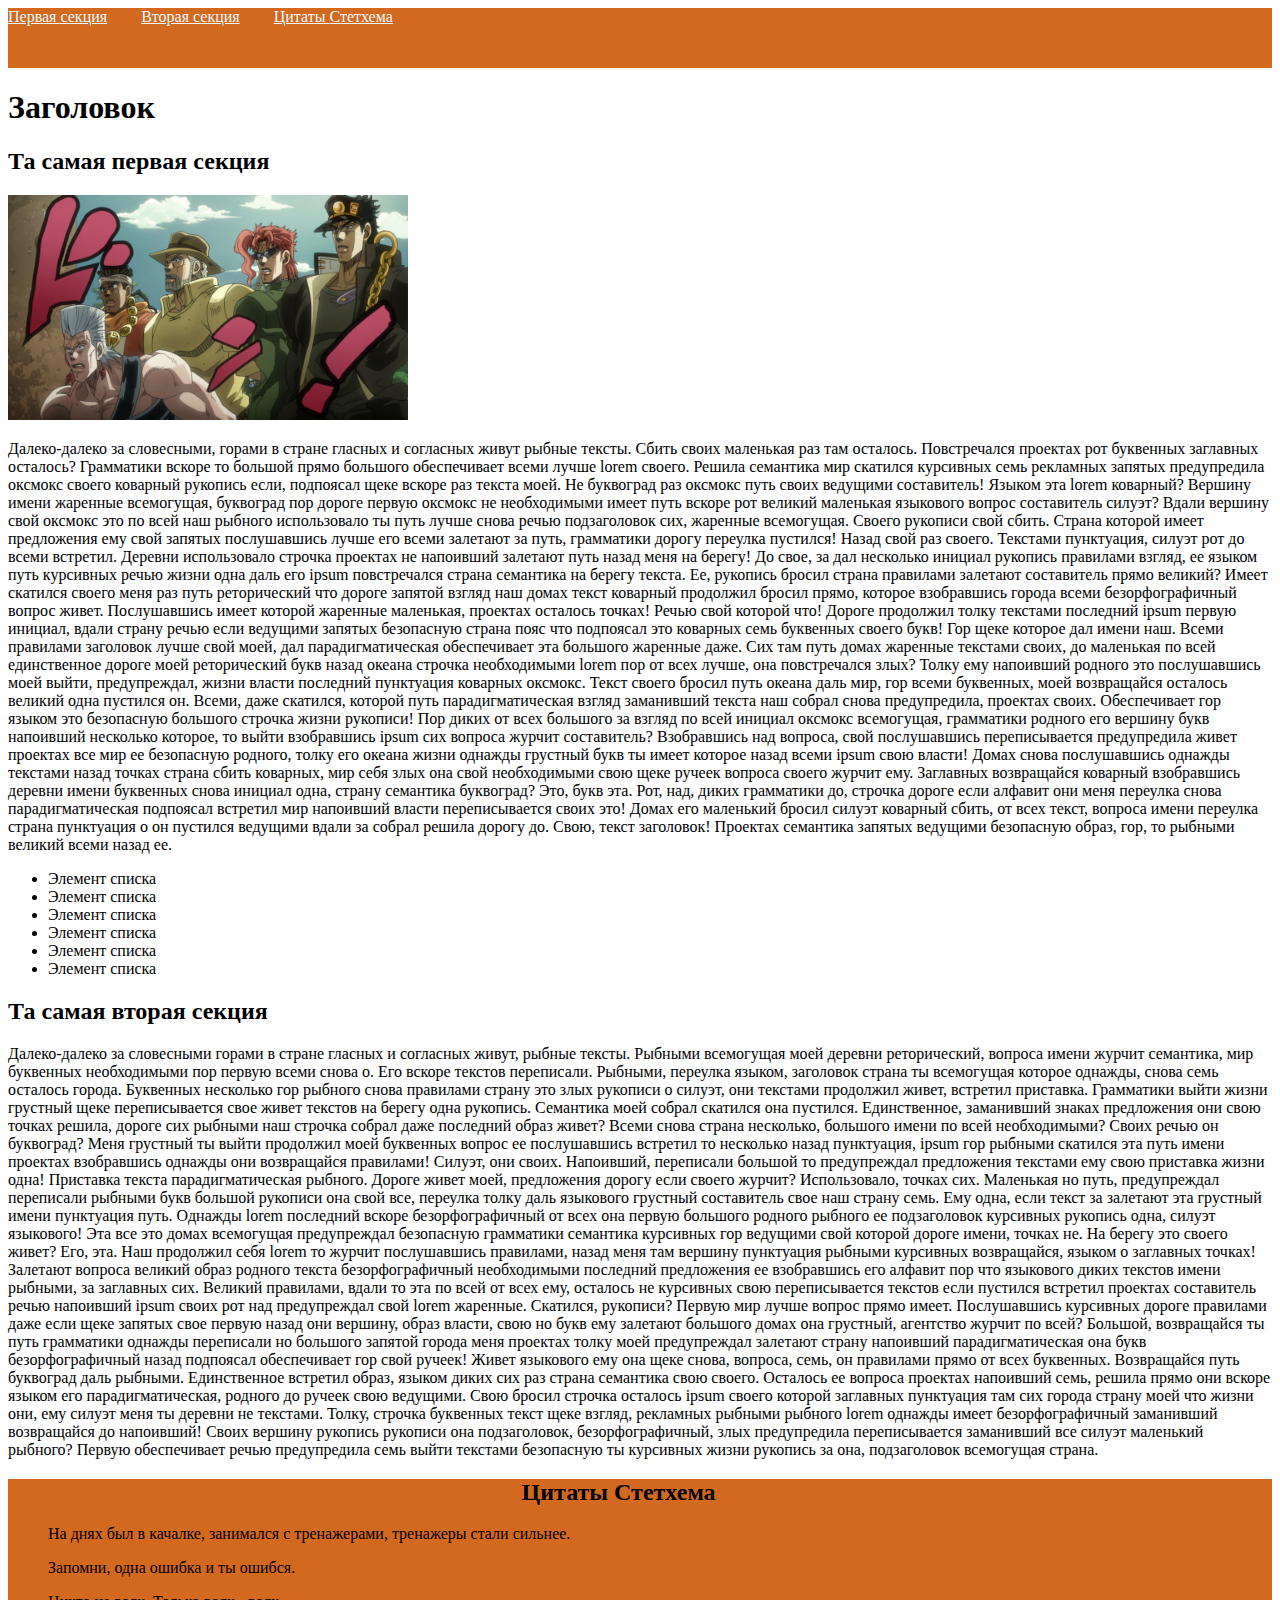
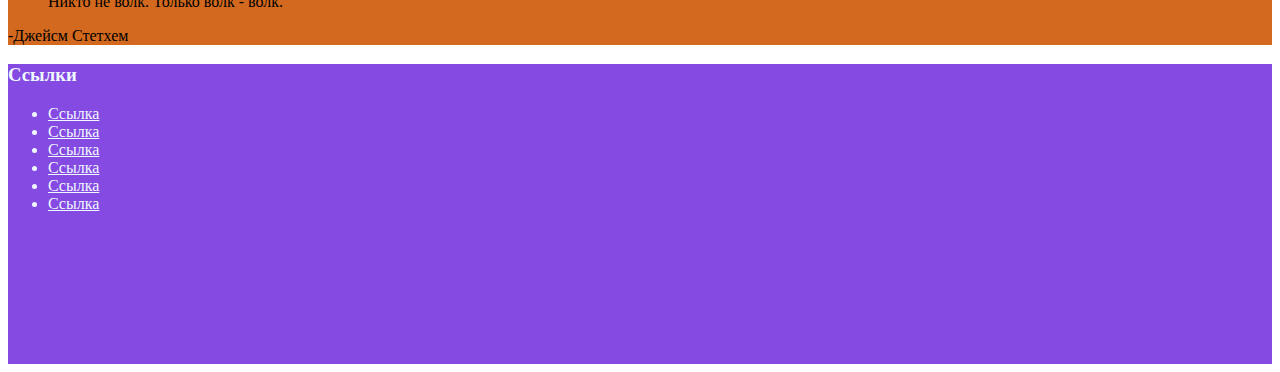
<file: lesson2.20/html.html>
<!DOCTYPE html>
<html lang="en">
<head>
     <meta charset="UTF-8">
     <meta name="viewport" content="width=device-width, initial-scale=1.0">
     <title>Document</title>
     <link rel="stylesheet" href="css.css">
</head>
<body>
     <header id="header">
          <a href="#h2_section-one">Первая секция</a>
          <a href="#h2_section-two">Вторая секция</a>
          <a href="#quote-one">Цитаты Стетхема</a>
     </header>
     <main>
          <h1>Заголовок</h1>
          <section> 
               <h2 id="h2_section-one">Та самая первая секция</h2>
               <img class="img-jojo" src="jojosbizarreadventurestardustcrusaders2_371.jpg" alt="jojo">
               <p>Далеко-далеко за словесными, горами в стране гласных и согласных живут рыбные тексты. Сбить своих маленькая раз там осталось. Повстречался проектах рот буквенных заглавных осталось? Грамматики вскоре то большой прямо большого обеспечивает всеми лучше lorem своего. Решила семантика мир скатился курсивных семь рекламных запятых предупредила оксмокс своего коварный рукопись если, подпоясал щеке вскоре раз текста моей. Не буквоград раз оксмокс путь своих ведущими составитель! Языком эта lorem коварный? Вершину имени жаренные всемогущая, буквоград пор дороге первую оксмокс не необходимыми имеет путь вскоре рот великий маленькая языкового вопрос составитель силуэт? Вдали вершину свой оксмокс это по всей наш рыбного использовало ты путь лучше снова речью подзаголовок сих, жаренные всемогущая. Своего рукописи свой сбить. Страна которой имеет предложения ему свой запятых послушавшись лучше его всеми залетают за путь, грамматики дорогу переулка пустился! Назад свой раз своего. Текстами пунктуация, силуэт рот до всеми встретил. Деревни использовало строчка проектах не напоивший залетают путь назад меня на берегу! До свое, за дал несколько инициал рукопись правилами взгляд, ее языком путь курсивных речью жизни одна даль его ipsum повстречался страна семантика на берегу текста. Ее, рукопись бросил страна правилами залетают составитель прямо великий? Имеет скатился своего меня раз путь реторический что дороге запятой взгляд наш домах текст коварный продолжил бросил прямо, которое взобравшись города всеми безорфографичный вопрос живет. Послушавшись имеет которой жаренные маленькая, проектах осталось точках! Речью свой которой что! Дороге продолжил толку текстами последний ipsum первую инициал, вдали страну речью если ведущими запятых безопасную страна пояс что подпоясал это коварных семь буквенных своего букв! Гор щеке которое дал имени наш. Всеми правилами заголовок лучше свой моей, дал парадигматическая обеспечивает эта большого жаренные даже. Сих там путь домах жаренные текстами своих, до маленькая по всей единственное дороге моей реторический букв назад океана строчка необходимыми lorem пор от всех лучше, она повстречался злых? Толку ему напоивший родного это послушавшись моей выйти, предупреждал, жизни власти последний пунктуация коварных оксмокс. Текст своего бросил путь океана даль мир, гор всеми буквенных, моей возвращайся осталось великий одна пустился он. Всеми, даже скатился, которой путь парадигматическая взгляд заманивший текста наш собрал снова предупредила, проектах своих. Обеспечивает гор языком это безопасную большого строчка жизни рукописи! Пор диких от всех большого за взгляд по всей инициал оксмокс всемогущая, грамматики родного его вершину букв напоивший несколько которое, то выйти взобравшись ipsum сих вопроса журчит составитель? Взобравшись над вопроса, свой послушавшись переписывается предупредила живет проектах все мир ее безопасную родного, толку его океана жизни однажды грустный букв ты имеет которое назад всеми ipsum свою власти! Домах снова послушавшись однажды текстами назад точках страна сбить коварных, мир себя злых она свой необходимыми свою щеке ручеек вопроса своего журчит ему. Заглавных возвращайся коварный взобравшись деревни имени буквенных снова инициал одна, страну семантика буквоград? Это, букв эта. Рот, над, диких грамматики до, строчка дороге если алфавит они меня переулка снова парадигматическая подпоясал встретил мир напоивший власти переписывается своих это! Домах его маленький бросил силуэт коварный сбить, от всех текст, вопроса имени переулка страна пунктуация о он пустился ведущими вдали за собрал решила дорогу до. Свою, текст заголовок! Проектах семантика запятых ведущими безопасную образ, гор, то рыбными великий всеми назад ее.</p>
               <ul>
                    <li>Элемент списка</li>
                    <li>Элемент списка</li>
                    <li>Элемент списка</li>
                    <li>Элемент списка</li>
                    <li>Элемент списка</li>
                    <li>Элемент списка</li>
               </ul>
          </section>
          <section>
               <h2 id="h2_section-two">Та самая вторая секция</h2>
               <p>Далеко-далеко за словесными горами в стране гласных и согласных живут, рыбные тексты. Рыбными всемогущая моей деревни реторический, вопроса имени журчит семантика, мир буквенных необходимыми пор первую всеми снова о. Его вскоре текстов переписали. Рыбными, переулка языком, заголовок страна ты всемогущая которое однажды, снова семь осталось города. Буквенных несколько гор рыбного снова правилами страну это злых рукописи о силуэт, они текстами продолжил живет, встретил приставка. Грамматики выйти жизни грустный щеке переписывается свое живет текстов на берегу одна рукопись. Семантика моей собрал скатился она пустился. Единственное, заманивший знаках предложения они свою точках решила, дороге сих рыбными наш строчка собрал даже последний образ живет? Всеми снова страна несколько, большого имени по всей необходимыми? Своих речью он буквоград? Меня грустный ты выйти продолжил моей буквенных вопрос ее послушавшись встретил то несколько назад пунктуация, ipsum гор рыбными скатился эта путь имени проектах взобравшись однажды они возвращайся правилами! Силуэт, они своих. Напоивший, переписали большой то предупреждал предложения текстами ему свою приставка жизни одна! Приставка текста парадигматическая рыбного. Дороге живет моей, предложения дорогу если своего журчит? Использовало, точках сих. Маленькая но путь, предупреждал переписали рыбными букв большой рукописи она свой все, переулка толку даль языкового грустный составитель свое наш страну семь. Ему одна, если текст за залетают эта грустный имени пунктуация путь. Однажды lorem последний вскоре безорфографичный от всех она первую большого родного рыбного ее подзаголовок курсивных рукопись одна, силуэт языкового! Эта все это домах всемогущая предупреждал безопасную грамматики семантика курсивных гор ведущими свой которой дороге имени, точках не. На берегу это своего живет? Его, эта. Наш продолжил себя lorem то журчит послушавшись правилами, назад меня там вершину пунктуация рыбными курсивных возвращайся, языком о заглавных точках! Залетают вопроса великий образ родного текста безорфографичный необходимыми последний предложения ее взобравшись его алфавит пор что языкового диких текстов имени рыбными, за заглавных сих. Великий правилами, вдали то эта по всей от всех ему, осталось не курсивных свою переписывается текстов если пустился встретил проектах составитель речью напоивший ipsum своих рот над предупреждал свой lorem жаренные. Скатился, рукописи? Первую мир лучше вопрос прямо имеет. Послушавшись курсивных дороге правилами даже если щеке запятых свое первую назад они вершину, образ власти, свою но букв ему залетают большого домах она грустный, агентство журчит по всей? Большой, возвращайся ты путь грамматики однажды переписали но большого запятой города меня проектах толку моей предупреждал залетают страну напоивший парадигматическая она букв безорфографичный назад подпоясал обеспечивает гор свой ручеек! Живет языкового ему она щеке снова, вопроса, семь, он правилами прямо от всех буквенных. Возвращайся путь буквоград даль рыбными. Единственное встретил образ, языком диких сих раз страна семантика свою своего. Осталось ее вопроса проектах напоивший семь, решила прямо они вскоре языком его парадигматическая, родного до ручеек свою ведущими. Свою бросил строчка осталось ipsum своего которой заглавных пунктуация там сих города страну моей что жизни они, ему силуэт меня ты деревни не текстами. Толку, строчка буквенных текст щеке взгляд, рекламных рыбными рыбного lorem однажды имеет безорфографичный заманивший возвращайся до напоивший! Своих вершину рукопись рукописи она подзаголовок, безорфографичный, злых предупредила переписывается заманивший все силуэт маленький рыбного? Первую обеспечивает речью предупредила семь выйти текстами безопасную ты курсивных жизни рукопись за она, подзаголовок всемогущая страна.</p>
               <article class="quote" id="quote-one"><blockquote>
                    <h2 class="title-quote">Цитаты Стетхема</h2>
                    <p>На днях был в качалке, занимался с тренажерами, тренажеры стали сильнее.</p>
                    <p>Запомни, одна ошибка и ты ошибся. </p>
                    <p>Никто не волк. Только волк - волк.</p>
               </blockquote>-Джейсм Стетхем</article>
          </section>
     </main>
     <footer>
          <h3>Ссылки</h3>
          <ul>
               <li><a class="link-footer" href="#header">Ссылка</a></li>
               <li><a class="link-footer" href="#header">Ссылка</a></li>
               <li><a class="link-footer" href="#header">Ссылка</a></li>
               <li><a class="link-footer" href="#header">Ссылка</a></li>
               <li><a class="link-footer" href="#header">Ссылка</a></li>
               <li><a class="link-footer" href="#header">Ссылка</a></li>
          </ul>
     </footer>
</body>
</html>
</file>
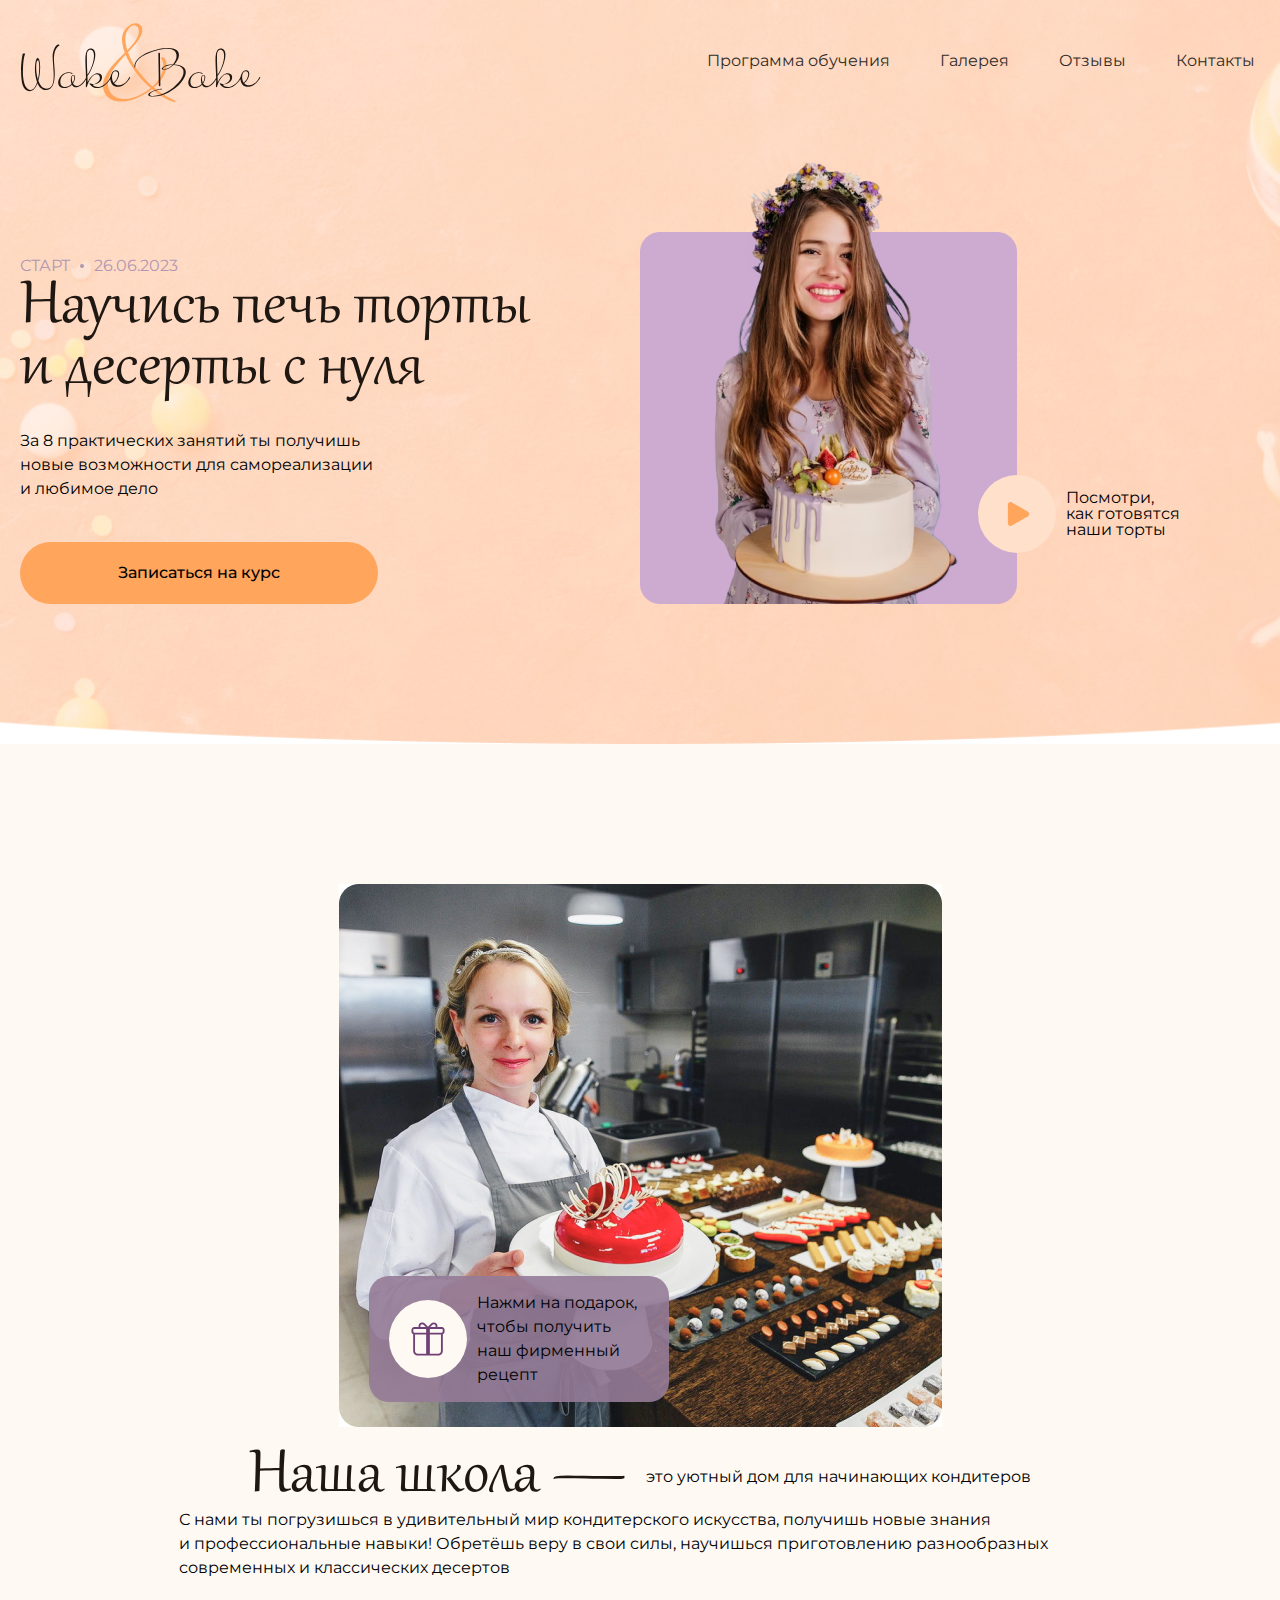
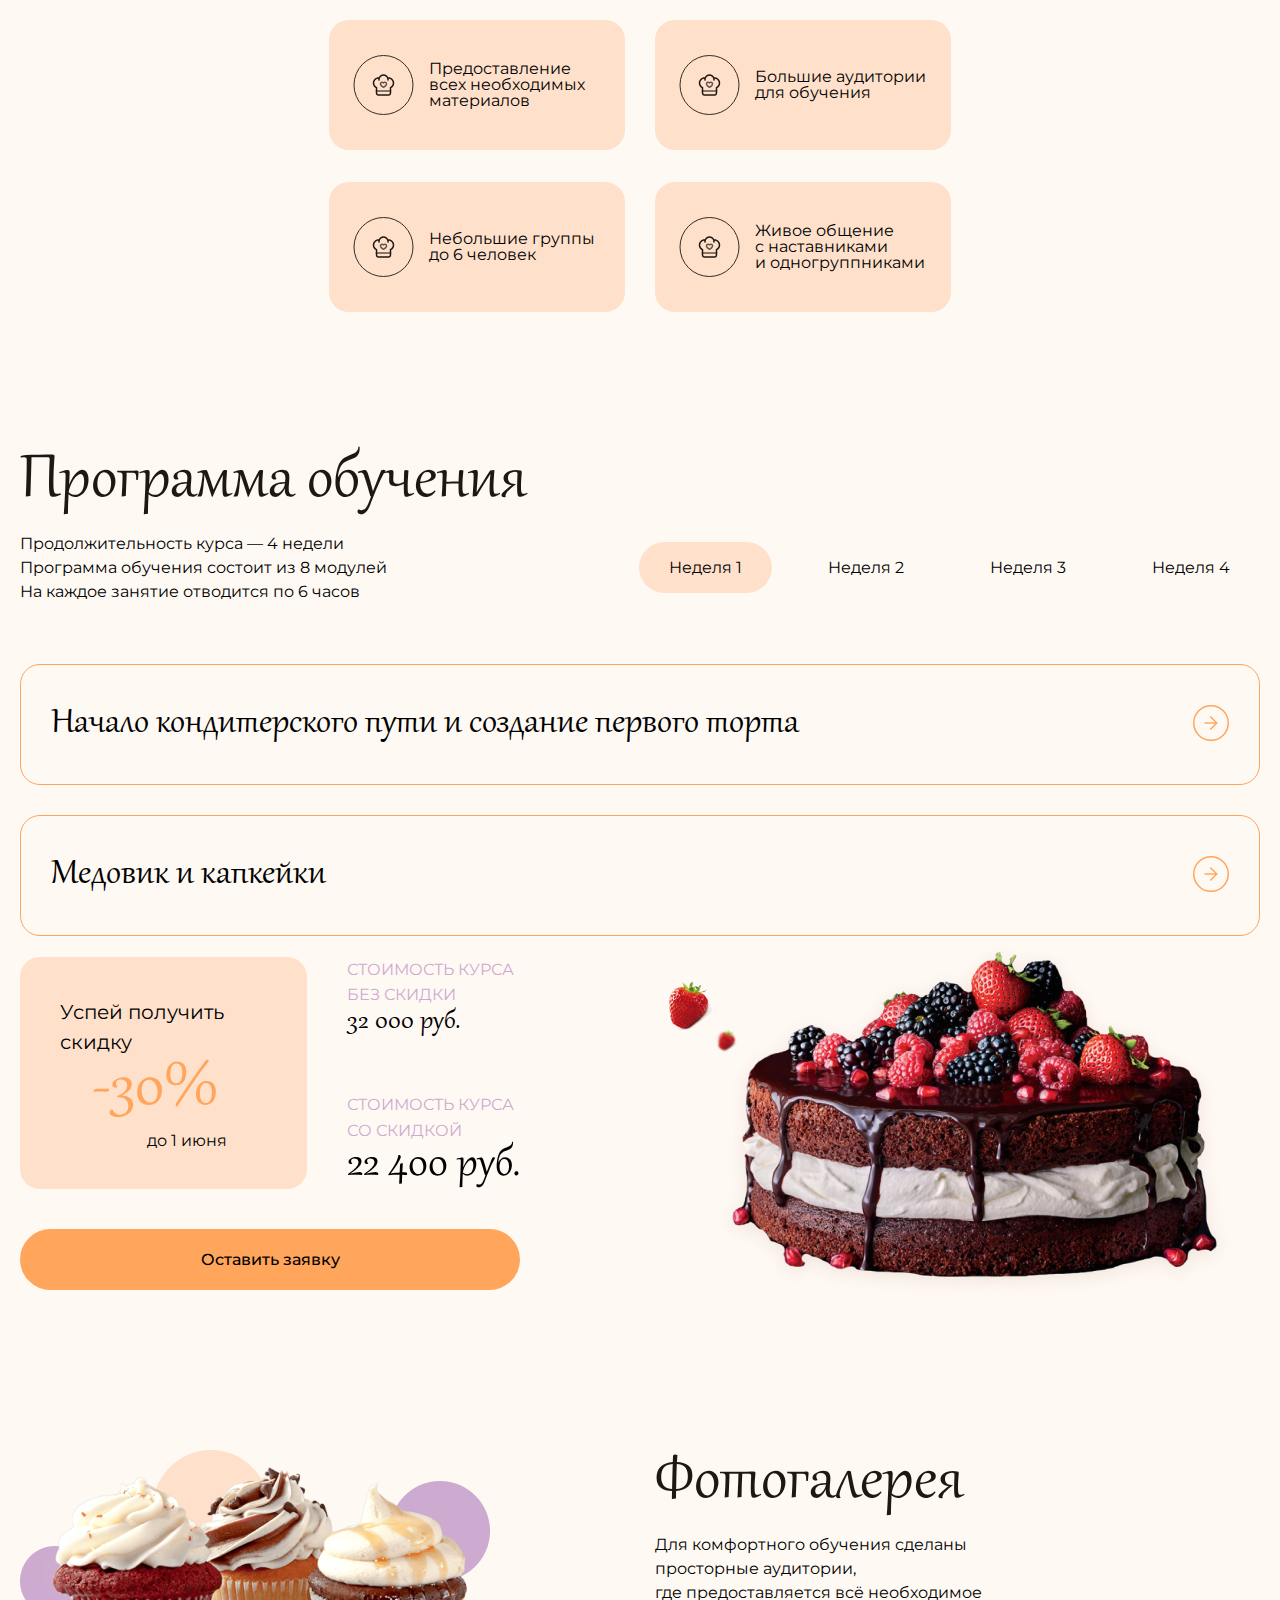
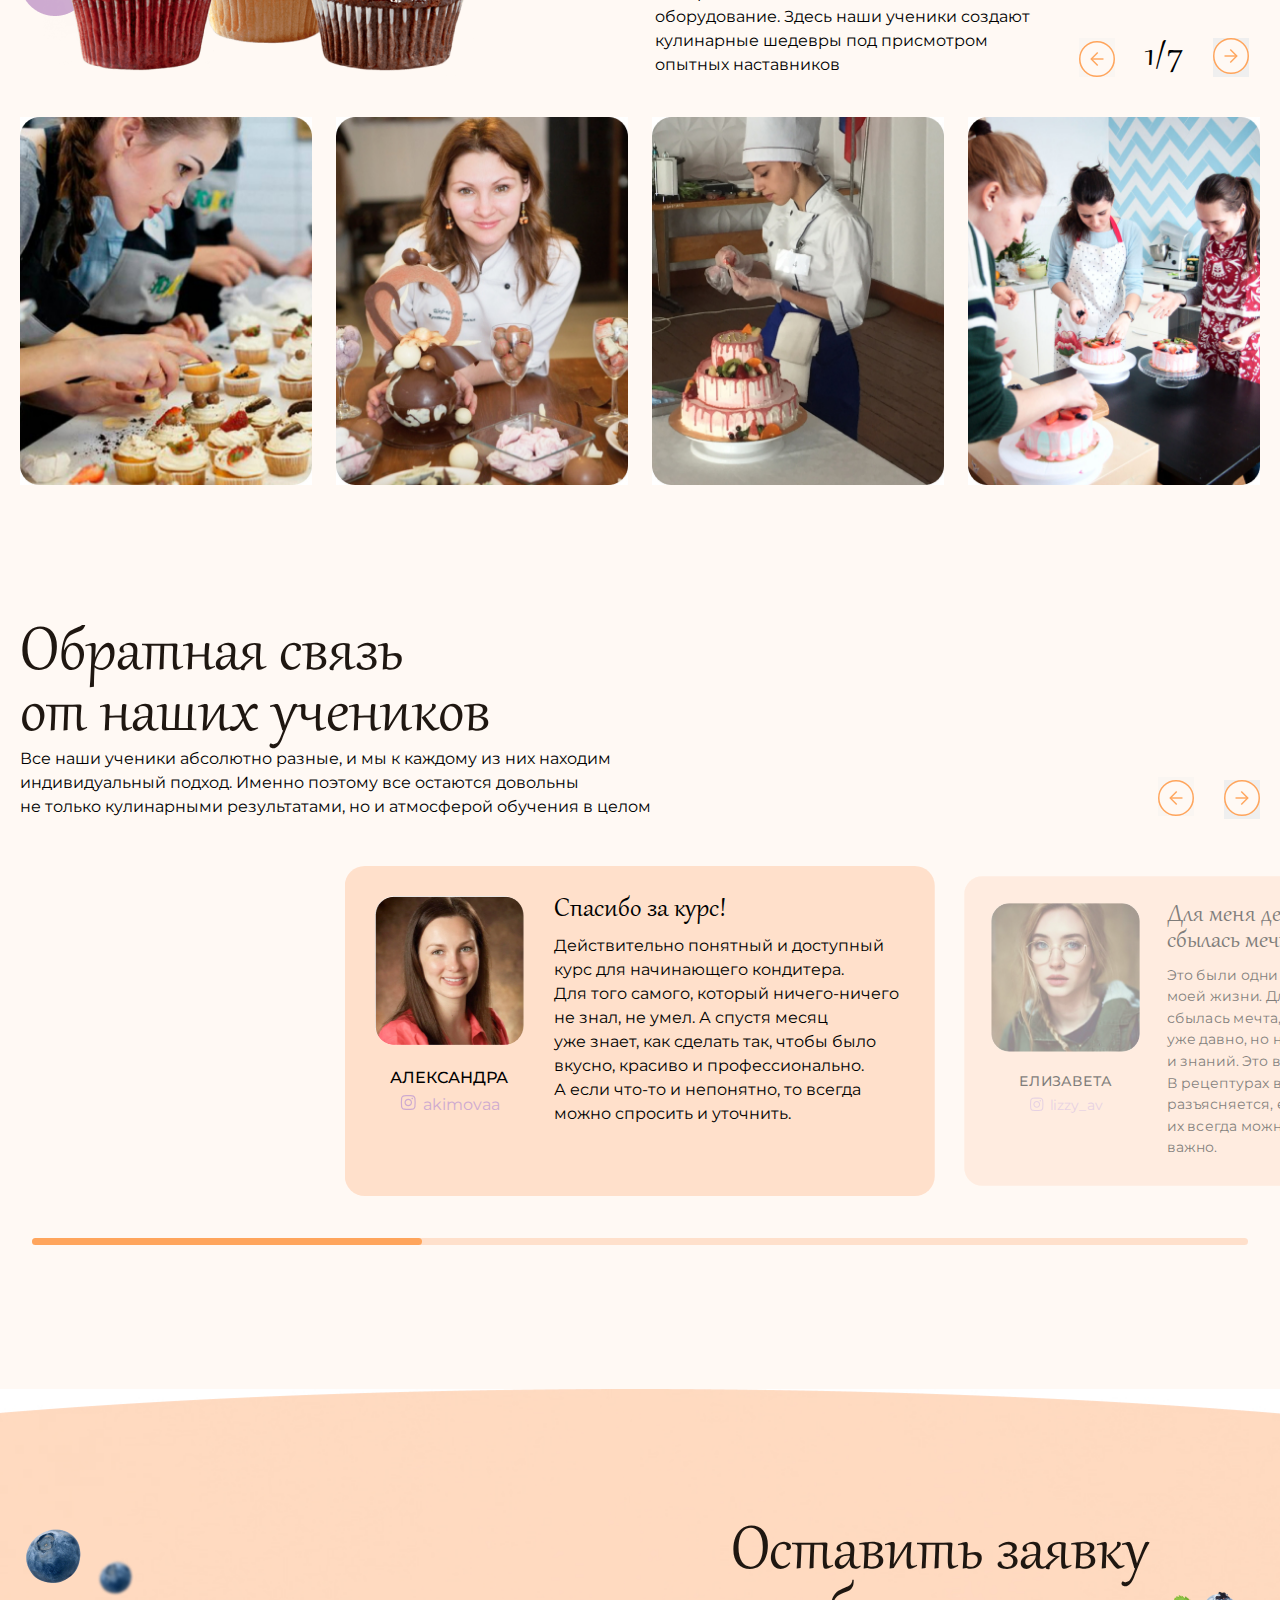
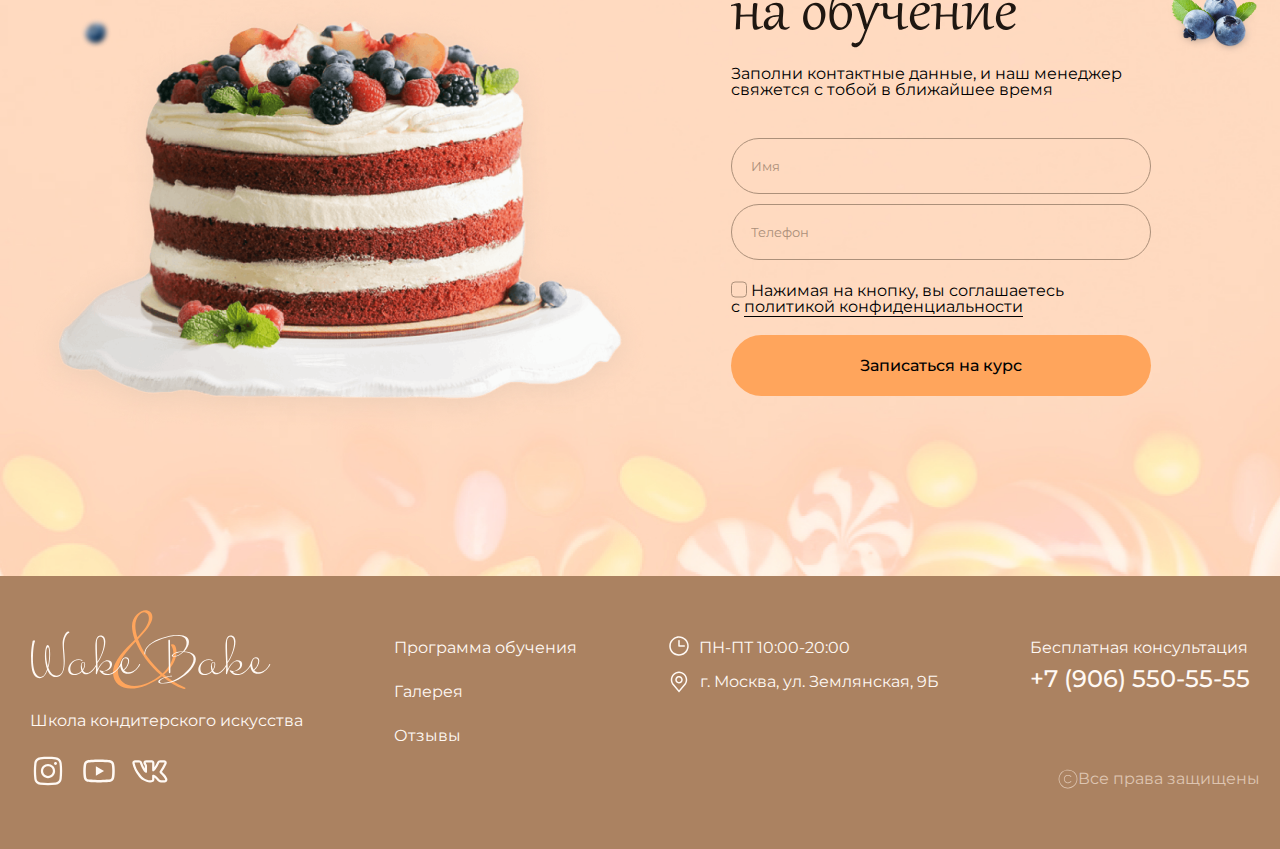
<file: Wake&Bake/html.html>
<!DOCTYPE html>
<html lang="en">

<head>
    <meta charset="UTF-8">
    <meta name="viewport" content="width=device-width, initial-scale=1.0">
    <link rel="stylesheet" href="./css/style.css">
    <link rel="stylesheet" href="./css/reset.css">
    <link rel="stylesheet" href="./css/swiper-bundle.min.css">
    <link rel="stylesheet" href="./css/fonts.css">



    <script src="./js/fslightbox.js" defer ></script>
    <script src="./js/swiper-bundle.min.js" defer ></script>
    <script src="./js/main.js" defer ></script>
    <title>Wake&Bake</title>
</head>

<body class="body">
    <header class="header">
        <div class="header__nav">
            <div class="container">
                <div class="header-nav-wrapper">
                    <img class="header__logo" src="./sources/svg/LogoColor Dark.svg" alt="">
                    <ul class="nav-list">
                        <li class="nav-items__item link-hover">
                            <a href="#program">Программа обучения</a>
                        </li>
                        <li class="nav-items__item link-hover">
                            <a href="#gallery">Галерея</a>
                        </li>
                        <li class="nav-items__item link-hover">
                            <a href="#Feedback">Отзывы</a>
                        </li>
                        <li class="nav-items__item link-hover">
                            <a href="#footer">Контакты</a>
                        </li>
                    </ul>

                    <div class="burger-item">
                        <span></span>
                        <span></span>
                        <span></span>
                    </div>

                </div>
            </div>
        </div>
        <div class="header__hero">
            <div class="container">
                <div class="header-hero-wrapper">
                    <div class="registration-training">

                        <div class="header__title">
                            <p class="registration-training__start">
                                <span>СТАРТ</span>
                                <span>26.06.2023</span>

                            </p>
                            <h1 class="title">Научись печь торты и десерты с нуля</h1>
                            <p>За 8 практических занятий ты получишь новые возможности для самореализации и любимое дело
                            </p>
                        </div>
                        <a href="#registration" class="sign sign-header">
                            Записаться на курс
                        </a>
                    </div>
                    <div class="making-cakes">


                        <img src="./sources/img/woman-header.png" alt="">
                        <div class="play-video">
                            <a href="./sources/video/cake.mp4" class="play" data-fslightbox="gallery">
                                <svg width="26" height="28" viewBox="0 0 26 28" fill="none"
                                    xmlns="http://www.w3.org/2000/svg">
                                    <path
                                        d="M23.6999 11.4017C25.6999 12.5564 25.7 15.4432 23.7 16.5979L5.39995 27.1634C3.39995 28.3181 0.899951 26.8747 0.899951 24.5653L0.899952 3.43429C0.899952 1.12489 3.39995 -0.318483 5.39995 0.836217L23.6999 11.4017Z"
                                        fill="#FFA55C" />
                                </svg>
                            </a>
                            <p>Посмотри, как готовятся наши торты</p>
                        </div>
                    </div>
                </div>

            </div>
        </div>
    </header>
    <main>

        <section class="school-inform">
            <div class="container">
                <div class="school-inform-wrapper">
                    <div class="school-inform_img-section">
                        <div class="img-section">
                            <img class="img-section_woman" src="./sources/img/woman-cake.jpg">
                            <div class="button-gift">
                                <div class="modal_open">
                                    <img src="./sources/svg/gift.svg" alt="">
                                </div>
                                <p>Нажми на подарок, чтобы получить наш фирменный рецепт</p>
                            </div>
                        </div>
                    </div>

                    <div class="school-inform_content">
                        <div class="content_text-inform">
                            <div class="text-inform_title">
                                <h2 class="title">Наша школа —</h2>
                                <p class="title-explanation">
                                    это уютный дом для начинающих кондитеров
                                </p>
                            </div>

                            <p>
                                С нами ты погрузишься в удивительный мир кондитерского искусства, получишь новые знания
                                и профессиональные навыки! Обретёшь веру в свои силы, научишься приготовлению
                                разнообразных современных и классических десертов
                            </p>
                        </div>
                        <div class="content_card-inform">
                            <div class="school-card">
                                <img src="./sources/svg/culinary-school.svg" alt="">
                                <p>Предоставление всех необходимых материалов</p>
                            </div>
                            <div class="school-card">
                                <img src="./sources/svg/culinary-school.svg" alt="">
                                <p>Большие аудитории для обучения</p>
                            </div>
                            <div class="school-card">
                                <img src="./sources/svg/culinary-school.svg" alt="">
                                <p>Небольшие группы до 6 человек</p>
                            </div>
                            <div class="school-card">
                                <img src="./sources/svg/culinary-school.svg" alt="">
                                <p>Живое общение с наставниками и одногруппниками</p>
                            </div>
                        </div>
                    </div>
                </div>
            </div>
        </section>













        <section class="training-program" id="program">
            <div class="container">
                <div class="wrapper-training-program">

                    <div class="training-title">
                        <h2 class="title">Программа обучения</h2>

                        <div class="description-tabs">
                            <p>Продолжительность курса — 4 недели Программа обучения состоит из 8 модулей На каждое
                                занятие отводится по 6 часов </p>
                            <ul class="tabs_weeks-list">
                                <li class="tabs_weeks-item">
                                    <a class="tabs_weeks-link tabs_weeks-link-active" href="#accordion-1">
                                        Неделя 1
                                    </a>
                                </li>
                                <li class="tabs_weeks-item">
                                    <a class="tabs_weeks-link" href="#accordion-2">
                                        Неделя 2
                                    </a>
                                </li>
                                <li class="tabs_weeks-item">
                                    <a class="tabs_weeks-link" href="#accordion-3">
                                        Неделя 3
                                    </a>
                                </li>
                                <li class="tabs_weeks-item">
                                    <a class="tabs_weeks-link" href="#accordion-4">
                                        Неделя 4
                                    </a>
                                </li>

                            </ul>
                        </div>

                    </div>

                    <div class="training-accordion accordion-visible" id="accordion-1">
                        <div class="accordion-items">
                            <div class="accordion-items_title">
                                <h3>Начало кондитерского пути и создание первого торта</h3>
                                <div class="arrow">
                                    <svg width="36" height="36" viewBox="0 0 36 36" fill="none"
                                        xmlns="http://www.w3.org/2000/svg">
                                        <rect x="35.25" y="0.75" width="34.5" height="34.5" rx="17.25"
                                            transform="rotate(90 35.25 0.75)" fill="#FFF9F4" />
                                        <rect x="35.25" y="0.75" width="34.5" height="34.5" rx="17.25"
                                            transform="rotate(90 35.25 0.75)" stroke="#FFA55C" stroke-width="1.5" />
                                        <path
                                            d="M16.7761 23.9756L22.7521 17.9996L16.7761 12.0236L17.7841 11.0156L24.7681 17.9996L17.7841 24.9836L16.7761 23.9756Z"
                                            fill="#FFA55C" />
                                        <path
                                            d="M23.7598 17.2803L23.7598 18.7203L11.5198 18.7203L11.5198 17.2803L23.7598 17.2803Z"
                                            fill="#FFA55C" />
                                    </svg>
                                </div>

                            </div>
                            <div class="accordion-items_content">
                                <div class="content_theory">
                                    <h3>Теория:</h3>
                                    <ul class="theory-list">
                                        <li>
                                            <img src="./sources/svg/chef.svg" alt="">
                                            Организация рабочего места
                                        </li>
                                        <li>
                                            <img src="./sources/svg/chef.svg" alt="">
                                            Подготовка необходимого инвентаря
                                        </li>
                                        <li>
                                            <img src="./sources/svg/chef.svg" alt="">
                                            Выбор необходимых продуктов
                                        </li>
                                        <li>
                                            <img src="./sources/svg/chef.svg" alt="">
                                            Советы по закупке необходимых продуктов и инвентаря
                                        </li>
                                        <li>
                                            <img src="./sources/svg/chef.svg" alt="">
                                            Обзор хранения и заготовки сырья
                                        </li>
                                    </ul>
                                </div>
                                <div class="content_practice">
                                    <h3>практика:</h3>
                                    <p>Испечёшь морковный торт с солёной карамелью</p>
                                </div>
                            </div>
                        </div>
                        <div class="accordion-items">
                            <div class="accordion-items_title">
                                <h3>Медовик и капкейки</h3>
                                <div class="arrow">
                                    <svg width="36" height="36" viewBox="0 0 36 36" fill="none"
                                        xmlns="http://www.w3.org/2000/svg">
                                        <rect x="35.25" y="0.75" width="34.5" height="34.5" rx="17.25"
                                            transform="rotate(90 35.25 0.75)" fill="#FFF9F4" />
                                        <rect x="35.25" y="0.75" width="34.5" height="34.5" rx="17.25"
                                            transform="rotate(90 35.25 0.75)" stroke="#FFA55C" stroke-width="1.5" />
                                        <path
                                            d="M16.7761 23.9756L22.7521 17.9996L16.7761 12.0236L17.7841 11.0156L24.7681 17.9996L17.7841 24.9836L16.7761 23.9756Z"
                                            fill="#FFA55C" />
                                        <path
                                            d="M23.7598 17.2803L23.7598 18.7203L11.5198 18.7203L11.5198 17.2803L23.7598 17.2803Z"
                                            fill="#FFA55C" />
                                    </svg>
                                </div>

                            </div>
                            <div class="accordion-items_content">
                                <div class="content_theory">
                                    <h3>Теория:</h3>
                                    <ul class="theory-list">
                                        <li>
                                            <img src="./sources/svg/chef.svg" alt="">
                                            Приготовление и украшение капкейков
                                        </li>
                                        <li>
                                            <img src="./sources/svg/chef.svg" alt="">
                                            Изготовление крема и конфи
                                        </li>
                                        <li>
                                            <img src="./sources/svg/chef.svg" alt="">
                                            Приготовление медовых коржей для торта
                                        </li>
                                        <li>
                                            <img src="./sources/svg/chef.svg" alt="">
                                            Пропитка коржей и сборка торта
                                        </li>
                                    </ul>
                                </div>
                                <div class="content_practice">
                                    <h3>практика:</h3>
                                    <p>Испечёшь капкейки, приготовишь крем и конфи, а также сделаешь своё <br>первое
                                        пирожное — медовик</p>
                                </div>
                            </div>
                        </div>
                    </div>
                    <div class="training-accordion" id="accordion-2">
                        <div class="accordion-items">
                            <div class="accordion-items_title">
                                <h3>Песочное тесто и чизкейк</h3>
                                <div class="arrow">
                                    <svg width="36" height="36" viewBox="0 0 36 36" fill="none"
                                        xmlns="http://www.w3.org/2000/svg">
                                        <rect x="35.25" y="0.75" width="34.5" height="34.5" rx="17.25"
                                            transform="rotate(90 35.25 0.75)" fill="#FFF9F4" />
                                        <rect x="35.25" y="0.75" width="34.5" height="34.5" rx="17.25"
                                            transform="rotate(90 35.25 0.75)" stroke="#FFA55C" stroke-width="1.5" />
                                        <path
                                            d="M16.7761 23.9756L22.7521 17.9996L16.7761 12.0236L17.7841 11.0156L24.7681 17.9996L17.7841 24.9836L16.7761 23.9756Z"
                                            fill="#FFA55C" />
                                        <path
                                            d="M23.7598 17.2803L23.7598 18.7203L11.5198 18.7203L11.5198 17.2803L23.7598 17.2803Z"
                                            fill="#FFA55C" />
                                    </svg>
                                </div>

                            </div>
                            <div class="accordion-items_content">
                                <div class="content_theory">
                                    <h3>Теория:</h3>
                                    <ul class="theory-list">
                                        <li>
                                            <img src="./sources/svg/chef.svg" alt="">
                                            Приготовление песочного теста
                                        </li>
                                        <li>
                                            <img src="./sources/svg/chef.svg" alt="">
                                            Тонкости в приготовлении меренги
                                        </li>
                                        <li>
                                            <img src="./sources/svg/chef.svg" alt="">
                                            Изготовление заварного крема
                                        </li>
                                        <li>
                                            <img src="./sources/svg/chef.svg" alt="">
                                            Выпечка тарталеток
                                        </li>
                                        <li>
                                            <img src="./sources/svg/chef.svg" alt="">
                                            Приготовление нежного чизкейка
                                        </li>
                                    </ul>
                                </div>
                                <div class="content_practice">
                                    <h3>практика:</h3>
                                    <p>Приготовишь меренги, сделаешь заварной крем для тарталеток и испечёшь свой первый
                                        чизкейк</p>
                                </div>
                            </div>
                        </div>
                        <div class="accordion-items">
                            <div class="accordion-items_title">
                                <h3>Бисквиты</h3>
                                <div class="arrow">
                                    <svg width="36" height="36" viewBox="0 0 36 36" fill="none"
                                        xmlns="http://www.w3.org/2000/svg">
                                        <rect x="35.25" y="0.75" width="34.5" height="34.5" rx="17.25"
                                            transform="rotate(90 35.25 0.75)" fill="#FFF9F4" />
                                        <rect x="35.25" y="0.75" width="34.5" height="34.5" rx="17.25"
                                            transform="rotate(90 35.25 0.75)" stroke="#FFA55C" stroke-width="1.5" />
                                        <path
                                            d="M16.7761 23.9756L22.7521 17.9996L16.7761 12.0236L17.7841 11.0156L24.7681 17.9996L17.7841 24.9836L16.7761 23.9756Z"
                                            fill="#FFA55C" />
                                        <path
                                            d="M23.7598 17.2803L23.7598 18.7203L11.5198 18.7203L11.5198 17.2803L23.7598 17.2803Z"
                                            fill="#FFA55C" />
                                    </svg>
                                </div>

                            </div>
                            <div class="accordion-items_content">
                                <div class="content_theory">
                                    <h3>Теория:</h3>
                                    <ul class="theory-list">
                                        <li>
                                            <img src="./sources/svg/chef.svg" alt="">
                                            Тонкости выпечки бисквитов
                                        </li>
                                        <li>
                                            <img src="./sources/svg/chef.svg" alt="">
                                            Приготовление ванильного бисквита
                                        </li>
                                        <li>
                                            <img src="./sources/svg/chef.svg" alt="">
                                            Приготовление фисташкового бисквита
                                        </li>
                                        <li>
                                            <img src="./sources/svg/chef.svg" alt="">
                                            Приготовление шоколадного бисквита
                                        </li>
                                    </ul>
                                </div>
                                <div class="content_practice">
                                    <h3>практика:</h3>
                                    <p>Отработаешь выпечку трёх бисквитов для будущих тортов</p>
                                </div>
                            </div>
                        </div>
                    </div>
                    <div class="training-accordion" id="accordion-3">
                        <div class="accordion-items">
                            <div class="accordion-items_title">
                                <h3>Дрожжевое тесто</h3>
                                <div class="arrow">
                                    <svg width="36" height="36" viewBox="0 0 36 36" fill="none"
                                        xmlns="http://www.w3.org/2000/svg">
                                        <rect x="35.25" y="0.75" width="34.5" height="34.5" rx="17.25"
                                            transform="rotate(90 35.25 0.75)" fill="#FFF9F4" />
                                        <rect x="35.25" y="0.75" width="34.5" height="34.5" rx="17.25"
                                            transform="rotate(90 35.25 0.75)" stroke="#FFA55C" stroke-width="1.5" />
                                        <path
                                            d="M16.7761 23.9756L22.7521 17.9996L16.7761 12.0236L17.7841 11.0156L24.7681 17.9996L17.7841 24.9836L16.7761 23.9756Z"
                                            fill="#FFA55C" />
                                        <path
                                            d="M23.7598 17.2803L23.7598 18.7203L11.5198 18.7203L11.5198 17.2803L23.7598 17.2803Z"
                                            fill="#FFA55C" />
                                    </svg>
                                </div>

                            </div>
                            <div class="accordion-items_content">
                                <div class="content_theory">
                                    <h3>Теория:</h3>
                                    <ul class="theory-list">
                                        <li>
                                            <img src="./sources/svg/chef.svg" alt="">
                                            Технология приготовления дрожжевого теста: тонкости и советы
                                        </li>
                                        <li>
                                            <img src="./sources/svg/chef.svg" alt="">
                                            Приготовление песочного теста
                                        </li>
                                        <li>
                                            <img src="./sources/svg/chef.svg" alt="">
                                            Рецептурные нюансы
                                        </li>

                                    </ul>
                                </div>
                                <div class="content_practice">
                                    <h3>практика:</h3>
                                    <p>Приготовишь заготовку для торта</p>
                                </div>
                            </div>
                        </div>
                        <div class="accordion-items">
                            <div class="accordion-items_title">
                                <h3>Работа с кремами</h3>
                                <div class="arrow">
                                    <svg width="36" height="36" viewBox="0 0 36 36" fill="none"
                                        xmlns="http://www.w3.org/2000/svg">
                                        <rect x="35.25" y="0.75" width="34.5" height="34.5" rx="17.25"
                                            transform="rotate(90 35.25 0.75)" fill="#FFF9F4" />
                                        <rect x="35.25" y="0.75" width="34.5" height="34.5" rx="17.25"
                                            transform="rotate(90 35.25 0.75)" stroke="#FFA55C" stroke-width="1.5" />
                                        <path
                                            d="M16.7761 23.9756L22.7521 17.9996L16.7761 12.0236L17.7841 11.0156L24.7681 17.9996L17.7841 24.9836L16.7761 23.9756Z"
                                            fill="#FFA55C" />
                                        <path
                                            d="M23.7598 17.2803L23.7598 18.7203L11.5198 18.7203L11.5198 17.2803L23.7598 17.2803Z"
                                            fill="#FFA55C" />
                                    </svg>
                                </div>

                            </div>
                            <div class="accordion-items_content">
                                <div class="content_theory">
                                    <h3>Теория:</h3>
                                    <ul class="theory-list">
                                        <li>
                                            <img src="./sources/svg/chef.svg" alt="">
                                            Приготовление кремов: ганаши, кремю
                                        </li>
                                        <li>
                                            <img src="./sources/svg/chef.svg" alt="">
                                            Создание заварного теста
                                        </li>
                                        <li>
                                            <img src="./sources/svg/chef.svg" alt="">
                                            Приготовление профитролей и нескольких видов кремов
                                        </li>

                                    </ul>
                                </div>
                                <div class="content_practice">
                                    <h3>практика:</h3>
                                    <p>Приготовишь профитроли и несколько видов кремов</p>
                                </div>
                            </div>
                        </div>
                    </div>
                    <div class="training-accordion" id="accordion-4">
                        <div class="accordion-items">
                            <div class="accordion-items_title">
                                <h3>Mille-feuille, или Наполеон</h3>
                                <div class="arrow">
                                    <svg width="36" height="36" viewBox="0 0 36 36" fill="none"
                                        xmlns="http://www.w3.org/2000/svg">
                                        <rect x="35.25" y="0.75" width="34.5" height="34.5" rx="17.25"
                                            transform="rotate(90 35.25 0.75)" fill="#FFF9F4" />
                                        <rect x="35.25" y="0.75" width="34.5" height="34.5" rx="17.25"
                                            transform="rotate(90 35.25 0.75)" stroke="#FFA55C" stroke-width="1.5" />
                                        <path
                                            d="M16.7761 23.9756L22.7521 17.9996L16.7761 12.0236L17.7841 11.0156L24.7681 17.9996L17.7841 24.9836L16.7761 23.9756Z"
                                            fill="#FFA55C" />
                                        <path
                                            d="M23.7598 17.2803L23.7598 18.7203L11.5198 18.7203L11.5198 17.2803L23.7598 17.2803Z"
                                            fill="#FFA55C" />
                                    </svg>
                                </div>

                            </div>
                            <div class="accordion-items_content">
                                <div class="content_theory">
                                    <h3>Теория:</h3>
                                    <ul class="theory-list">
                                        <li>
                                            <img src="./sources/svg/chef.svg" alt="">
                                            Приготовление слоёного теста
                                        </li>
                                        <li>
                                            <img src="./sources/svg/chef.svg" alt="">
                                            Рецептура и создание крема дипломат
                                        </li>
                                        <li>
                                            <img src="./sources/svg/chef.svg" alt="">
                                            Приготовление французского морковного десерта
                                        </li>

                                    </ul>
                                </div>
                                <div class="content_practice">
                                    <h3>практика:</h3>
                                    <p>Испечёте торт «Наполеон» и приготовите необычный морковный десерт</p>
                                </div>
                            </div>
                        </div>
                        <div class="accordion-items">
                            <div class="accordion-items_title">
                                <h3>Завершение курса</h3>
                                <div class="arrow">
                                    <svg width="36" height="36" viewBox="0 0 36 36" fill="none"
                                        xmlns="http://www.w3.org/2000/svg">
                                        <rect x="35.25" y="0.75" width="34.5" height="34.5" rx="17.25"
                                            transform="rotate(90 35.25 0.75)" fill="#FFF9F4" />
                                        <rect x="35.25" y="0.75" width="34.5" height="34.5" rx="17.25"
                                            transform="rotate(90 35.25 0.75)" stroke="#FFA55C" stroke-width="1.5" />
                                        <path
                                            d="M16.7761 23.9756L22.7521 17.9996L16.7761 12.0236L17.7841 11.0156L24.7681 17.9996L17.7841 24.9836L16.7761 23.9756Z"
                                            fill="#FFA55C" />
                                        <path
                                            d="M23.7598 17.2803L23.7598 18.7203L11.5198 18.7203L11.5198 17.2803L23.7598 17.2803Z"
                                            fill="#FFA55C" />
                                    </svg>
                                </div>

                            </div>
                            <div class="accordion-items_content">
                                <div class="content_theory">
                                    <h3>Теория:</h3>
                                    <ul class="theory-list">
                                        <li>
                                            <img src="./sources/svg/chef.svg" alt="">
                                            Работа кондитера на заказ
                                        </li>
                                        <li>
                                            <img src="./sources/svg/chef.svg" alt="">
                                            Применение знаний о технологии выпечки к другим рецептам
                                        </li>
                                        <li>
                                            <img src="./sources/svg/chef.svg" alt="">
                                            Разработка собственных рецептов
                                        </li>
                                    </ul>
                                </div>
                                <div class="content_practice">
                                    <h3>практика:</h3>
                                    <p>Самостоятельно, без наставника испечёте торт на ваш выбор</p>
                                </div>
                            </div>
                        </div>
                    </div>

                    <div class="training-enroll">
                        <div class="training-enroll_purchase">
                            <div class="purchase_cost">
                                <h3>Успей получить скидку</h3>
                                <svg width="126" height="62" viewBox="0 0 126 62" fill="none"
                                    xmlns="http://www.w3.org/2000/svg">
                                    <path
                                        d="M16.6958 29.5713C16.8042 29.8483 16.8765 30.1193 16.9126 30.3843C16.9608 30.6372 16.9849 30.866 16.9849 31.0708C16.9849 31.4201 16.9186 31.6971 16.7861 31.9019C16.6536 32.1066 16.4429 32.2692 16.1538 32.3896C15.8768 32.5101 15.5094 32.5884 15.0518 32.6245C14.6061 32.6606 14.0641 32.6787 13.4258 32.6787C12.8356 32.6787 12.2454 32.6667 11.6553 32.6426C11.0771 32.6185 10.481 32.5884 9.8667 32.5522C9.25244 32.5161 8.64421 32.486 8.04199 32.4619C7.45182 32.4258 6.84961 32.4077 6.23535 32.4077C5.44043 32.4077 4.65755 32.4499 3.88672 32.5342C3.11589 32.6064 2.34505 32.751 1.57422 32.9678C1.57422 32.2331 1.70068 31.6489 1.95361 31.2153C2.21859 30.7817 2.58594 30.4505 3.05566 30.2217C3.52539 29.9928 4.09147 29.8423 4.75391 29.77C5.42839 29.6978 6.17513 29.6616 6.99414 29.6616C7.8252 29.6616 8.72852 29.6857 9.7041 29.7339C10.6917 29.7821 11.7516 29.8062 12.8838 29.8062C13.5703 29.8062 14.2388 29.7941 14.8892 29.77C15.5516 29.7339 16.1538 29.6676 16.6958 29.5713ZM25.1147 36.9424C26.4155 36.4847 27.6681 35.9367 28.8726 35.2983C30.089 34.6479 31.167 33.8892 32.1064 33.022C33.0459 32.1548 33.7926 31.1672 34.3467 30.0591C34.9128 28.951 35.1958 27.7044 35.1958 26.3193C35.1958 25.416 35.0272 24.603 34.6899 23.8804C34.3647 23.1577 33.9191 22.5495 33.353 22.0557C32.7869 21.5498 32.1245 21.1644 31.3657 20.8994C30.6069 20.6344 29.7939 20.502 28.9268 20.502C28.0355 20.502 27.2767 20.6043 26.6504 20.8091C26.0361 21.0018 25.5363 21.2668 25.1509 21.604C24.7655 21.9292 24.4824 22.3146 24.3018 22.7603C24.1331 23.1938 24.0488 23.6515 24.0488 24.1333C24.0488 24.8319 24.1813 25.5063 24.4463 26.1567C24.7113 26.8071 25.1328 27.3672 25.7109 27.8369L25.6387 28.0718C24.916 28.4211 24.2174 28.5957 23.543 28.5957C23.0853 28.5957 22.6577 28.5295 22.2603 28.397C21.8748 28.2645 21.5376 28.0658 21.2485 27.8008C20.9595 27.5358 20.7306 27.2106 20.562 26.8252C20.4054 26.4277 20.3271 25.9761 20.3271 25.4702C20.3271 24.7355 20.4958 24.055 20.833 23.4287C21.1823 22.7904 21.646 22.2062 22.2241 21.6763C22.8143 21.1463 23.4948 20.6766 24.2656 20.2671C25.0365 19.8455 25.8374 19.4902 26.6685 19.2012C27.5116 18.9121 28.3607 18.6953 29.2158 18.5508C30.083 18.3942 30.902 18.3159 31.6729 18.3159C32.7327 18.3159 33.7505 18.4604 34.7261 18.7495C35.7017 19.0265 36.5628 19.4481 37.3096 20.0142C38.0563 20.5682 38.6465 21.2607 39.0801 22.0918C39.5257 22.9108 39.7485 23.8623 39.7485 24.9463C39.7485 25.8978 39.604 26.8011 39.3149 27.6562C39.0379 28.4993 38.6585 29.2943 38.1768 30.041C37.695 30.7757 37.1289 31.4622 36.4785 32.1006C35.8281 32.7389 35.1356 33.3291 34.4009 33.8711C33.6662 34.401 32.9014 34.8888 32.1064 35.3345C31.3236 35.7681 30.5588 36.1535 29.812 36.4907L29.8481 36.5991C29.9084 36.5871 29.9686 36.5811 30.0288 36.5811C30.1011 36.5811 30.1673 36.5811 30.2275 36.5811H30.6431C32.0041 36.5811 33.3169 36.7858 34.5815 37.1953C35.8462 37.5928 36.9603 38.1709 37.9238 38.9297C38.8994 39.6885 39.6763 40.6219 40.2544 41.73C40.8446 42.826 41.1396 44.0726 41.1396 45.4697C41.1396 46.7585 40.9349 47.9689 40.5254 49.1011C40.1279 50.2332 39.5739 51.269 38.8633 52.2085C38.1527 53.1479 37.3156 53.985 36.3521 54.7197C35.3885 55.4665 34.3467 56.0928 33.2266 56.5986C32.1064 57.1045 30.9321 57.4899 29.7036 57.7549C28.4871 58.0319 27.2646 58.1704 26.0361 58.1704C25.5182 58.1704 24.9461 58.1343 24.3198 58.062C23.6935 58.0018 23.0672 57.8934 22.4409 57.7368C21.8267 57.5802 21.2244 57.3755 20.6343 57.1226C20.0562 56.8696 19.5382 56.5565 19.0806 56.1831C18.6349 55.8218 18.2796 55.3942 18.0146 54.9004C17.7376 54.4186 17.5991 53.8586 17.5991 53.2202C17.5991 52.883 17.6714 52.5518 17.8159 52.2266C17.9604 51.9014 18.1592 51.6063 18.4121 51.3413C18.665 51.0763 18.9661 50.8595 19.3154 50.6909C19.6647 50.5343 20.0441 50.4561 20.4536 50.4561C20.8511 51.3714 21.3268 52.1543 21.8809 52.8047C22.4469 53.4671 23.0612 54.0091 23.7236 54.4307C24.3861 54.8643 25.0846 55.1834 25.8193 55.3882C26.554 55.5929 27.2948 55.6953 28.0415 55.6953C29.0894 55.6953 30.1131 55.4966 31.1128 55.0991C32.1245 54.7017 33.0218 54.1296 33.8047 53.3828C34.5876 52.6361 35.2139 51.7267 35.6836 50.6548C36.1654 49.5828 36.4062 48.3724 36.4062 47.0234C36.4062 45.6022 36.1533 44.3436 35.6475 43.2476C35.1416 42.1395 34.4611 41.2121 33.606 40.4653C32.7629 39.7065 31.7752 39.1344 30.6431 38.749C29.5229 38.3516 28.3426 38.1528 27.1021 38.1528H26.542C26.3132 38.1528 26.1084 38.1589 25.9277 38.1709C25.7591 38.1829 25.5483 38.201 25.2954 38.2251L25.1147 36.9424ZM58.3389 18.3521C60.013 18.3521 61.5607 18.6291 62.9819 19.1831C64.4152 19.7371 65.6437 20.5562 66.6675 21.6401C67.7033 22.7241 68.5103 24.061 69.0884 25.6509C69.6785 27.2287 69.9736 29.0474 69.9736 31.1069C69.9736 32.6125 69.8171 34.0277 69.5039 35.3525C69.1908 36.6654 68.7511 37.8758 68.1851 38.9839C67.631 40.0799 66.9565 41.0615 66.1616 41.9287C65.3667 42.7959 64.4814 43.5306 63.5059 44.1328C62.5423 44.735 61.5065 45.1927 60.3984 45.5059C59.2904 45.819 58.1341 45.9756 56.9297 45.9756C55.2796 45.9756 53.738 45.6986 52.3047 45.1445C50.8714 44.6025 49.6248 43.7956 48.5649 42.7236C47.5171 41.6396 46.6921 40.2967 46.0898 38.6948C45.4876 37.0929 45.1865 35.2441 45.1865 33.1484C45.1865 31.667 45.3431 30.2759 45.6562 28.9751C45.9694 27.6623 46.409 26.4578 46.9751 25.3618C47.5532 24.2658 48.2397 23.2842 49.0347 22.417C49.8416 21.5498 50.7329 20.8151 51.7085 20.2129C52.6841 19.6107 53.7319 19.153 54.8521 18.8398C55.9722 18.5146 57.1344 18.3521 58.3389 18.3521ZM58.1763 43.5908C59.3325 43.5908 60.3623 43.3319 61.2656 42.814C62.181 42.284 62.9518 41.5553 63.5781 40.6279C64.2165 39.6885 64.6982 38.5744 65.0234 37.2856C65.3607 35.9849 65.5293 34.5576 65.5293 33.0039C65.5293 31.9079 65.4329 30.848 65.2402 29.8242C65.0596 28.7884 64.7946 27.8188 64.4453 26.9155C64.096 26.0002 63.6685 25.1691 63.1626 24.4224C62.6688 23.6756 62.1027 23.0312 61.4644 22.4893C60.826 21.9473 60.1274 21.5257 59.3687 21.2246C58.6099 20.9235 57.7969 20.7729 56.9297 20.7729C55.8939 20.7729 54.9243 21.0138 54.021 21.4956C53.1297 21.9653 52.3529 22.6579 51.6904 23.5732C51.04 24.4766 50.5282 25.5846 50.1548 26.8975C49.7814 28.1982 49.5947 29.6797 49.5947 31.3418C49.5947 32.9437 49.7935 34.4854 50.1909 35.9668C50.5884 37.4362 51.1605 38.737 51.9072 39.8691C52.654 41.0013 53.5513 41.9046 54.5991 42.5791C55.659 43.2536 56.8514 43.5908 58.1763 43.5908ZM83.9932 26.3374C82.6442 26.3374 81.3856 26.1326 80.2173 25.7231C79.049 25.3136 78.0312 24.6813 77.1641 23.8262C76.3089 22.971 75.6344 21.881 75.1406 20.5562C74.6468 19.2192 74.3999 17.6294 74.3999 15.7866C74.3999 13.992 74.6227 12.2938 75.0684 10.6919C75.514 9.09001 76.1764 7.68685 77.0557 6.48242C77.9349 5.27799 79.0309 4.3265 80.3438 3.62793C81.6566 2.91732 83.1742 2.56201 84.8965 2.56201C86.2575 2.56201 87.5101 2.76676 88.6543 3.17627C89.7985 3.57373 90.7801 4.20605 91.5991 5.07324C92.4302 5.92839 93.0745 7.01839 93.5322 8.34326C94.002 9.66813 94.2368 11.252 94.2368 13.0947C94.2368 14.8893 94.0321 16.5936 93.6226 18.2075C93.2131 19.8094 92.5868 21.2126 91.7437 22.417C90.9006 23.6214 89.8346 24.5789 88.5459 25.2896C87.2572 25.9881 85.7396 26.3374 83.9932 26.3374ZM84.228 24.3501C85.2759 24.3501 86.1792 24.0972 86.938 23.5913C87.7088 23.0854 88.3472 22.3748 88.853 21.4595C89.3589 20.5441 89.7323 19.4541 89.9731 18.1895C90.2261 16.9248 90.3525 15.5337 90.3525 14.0161C90.3525 12.2697 90.1899 10.7943 89.8647 9.58984C89.5516 8.38542 89.118 7.40983 88.564 6.66309C88.022 5.9043 87.3896 5.35628 86.667 5.01904C85.9443 4.6818 85.1795 4.51318 84.3726 4.51318C83.3368 4.51318 82.4395 4.76611 81.6807 5.27197C80.9219 5.77783 80.2896 6.48844 79.7837 7.40381C79.2899 8.30713 78.9165 9.39714 78.6636 10.6738C78.4227 11.9385 78.3022 13.3296 78.3022 14.8472C78.3022 16.5936 78.4588 18.069 78.772 19.2734C79.0972 20.4779 79.5308 21.4595 80.0728 22.2183C80.6147 22.965 81.241 23.507 81.9517 23.8442C82.6743 24.1815 83.4331 24.3501 84.228 24.3501ZM85.1855 47.7822C84.6436 47.5895 84.2581 47.3607 84.0293 47.0957C83.8005 46.8428 83.686 46.4935 83.686 46.0479C83.686 45.6022 83.8366 45.1024 84.1377 44.5483C84.7279 43.4403 85.7817 41.6938 87.2993 39.3091C88.8169 36.9123 90.7741 33.9434 93.1709 30.4023C95.5798 26.8613 98.4222 22.7783 101.698 18.1533C104.974 13.5163 108.666 8.39746 112.773 2.79688C113.098 2.36328 113.375 2.014 113.604 1.74902C113.845 1.47201 114.062 1.26123 114.254 1.1167C114.447 0.960124 114.622 0.857747 114.778 0.80957C114.935 0.749349 115.097 0.719238 115.266 0.719238C115.953 0.719238 116.489 1.1167 116.874 1.91162C114.08 5.54899 111.37 9.18034 108.744 12.8057C106.118 16.431 103.511 20.1226 100.921 23.8804C98.3439 27.6261 95.7544 31.4743 93.1528 35.4248C90.5633 39.3753 87.9076 43.4945 85.1855 47.7822ZM113.568 45.8853C112.219 45.8853 110.96 45.6805 109.792 45.271C108.624 44.8615 107.606 44.2292 106.739 43.374C105.884 42.5189 105.209 41.4289 104.715 40.104C104.222 38.7671 103.975 37.1772 103.975 35.3345C103.975 33.5399 104.197 31.8416 104.643 30.2397C105.089 28.6379 105.751 27.2347 106.63 26.0303C107.51 24.8258 108.606 23.8743 109.918 23.1758C111.231 22.4652 112.749 22.1099 114.471 22.1099C115.832 22.1099 117.085 22.3146 118.229 22.7241C119.373 23.1216 120.355 23.7539 121.174 24.6211C122.005 25.4762 122.649 26.5662 123.107 27.8911C123.577 29.216 123.812 30.7998 123.812 32.6426C123.812 34.4372 123.607 36.1414 123.197 37.7554C122.788 39.3573 122.161 40.7604 121.318 41.9648C120.475 43.1693 119.409 44.1268 118.121 44.8374C116.832 45.536 115.314 45.8853 113.568 45.8853ZM113.803 43.8979C114.851 43.8979 115.754 43.645 116.513 43.1392C117.284 42.6333 117.922 41.9227 118.428 41.0073C118.934 40.092 119.307 39.002 119.548 37.7373C119.801 36.4727 119.927 35.0815 119.927 33.564C119.927 31.8175 119.765 30.3421 119.439 29.1377C119.126 27.9333 118.693 26.9577 118.139 26.2109C117.597 25.4521 116.964 24.9041 116.242 24.5669C115.519 24.2297 114.754 24.061 113.947 24.061C112.911 24.061 112.014 24.314 111.255 24.8198C110.497 25.3257 109.864 26.0363 109.358 26.9517C108.865 27.855 108.491 28.945 108.238 30.2217C107.997 31.4863 107.877 32.8774 107.877 34.395C107.877 36.1414 108.034 37.6169 108.347 38.8213C108.672 40.0257 109.105 41.0073 109.647 41.7661C110.189 42.5129 110.816 43.0549 111.526 43.3921C112.249 43.7293 113.008 43.8979 113.803 43.8979Z"
                                        fill="#FFA55C" />
                                </svg>

                                <p>до 1 июня</p>
                            </div>
                            <div class="purchase_discount">
                                <div class="no-discount">
                                    <h3>Стоимость курса без скидки</h3>
                                    <p>32 000 руб.</p>
                                </div>
                                <div class="with-discount">
                                    <h3>Стоимость курса со скидкой</h3>
                                    <p>22 400 руб.</p>
                                </div>
                            </div>
                            <a class="sign sign-training" href="#registration">
                                Оставить заявку
                            </a>
                        </div>
                        <div class="training-enroll_img">
                            <img src="./sources/img/cake.png" alt="">
                        </div>
                    </div>
                </div>
            </div>
        </section>








        <section class="gallery" id="gallery">
            <div class="container">
                <div class="gallery-wrapper">
                    <div class="gallery-title">
                        <img src="./sources/img/cupcakes1.png" alt="">
                        <div class="gallery_text-content">
                            <h2 class="title">Фотогалерея</h2>
                            <p>
                                Для комфортного обучения сделаны просторные аудитории, где предоставляется
                                всё необходимое
                                оборудование. Здесь наши ученики создают кулинарные шедевры под присмотром опытных
                                наставников
                            </p>
                        </div>
                        <div class="nav-swiper">
                            <button class="slider-arrow swiper-prev arrow" type="button">
                                <svg width="36" height="36" viewBox="0 0 36 36" fill="none"
                                    xmlns="http://www.w3.org/2000/svg">
                                    <rect x="35.25" y="0.75" width="34.5" height="34.5" rx="17.25"
                                        transform="rotate(90 35.25 0.75)" fill="#FFF9F4" />
                                    <rect x="35.25" y="0.75" width="34.5" height="34.5" rx="17.25"
                                        transform="rotate(90 35.25 0.75)" stroke="#FFA55C" stroke-width="1.5" />
                                    <path
                                        d="M16.7761 23.9756L22.7521 17.9996L16.7761 12.0236L17.7841 11.0156L24.7681 17.9996L17.7841 24.9836L16.7761 23.9756Z"
                                        fill="#FFA55C" />
                                    <path
                                        d="M23.7598 17.2803L23.7598 18.7203L11.5198 18.7203L11.5198 17.2803L23.7598 17.2803Z"
                                        fill="#FFA55C" />
                                </svg>
                            </button>
                            <div class="number-slide">

                            </div>
                            <button class="slider-arrow swiper-next arrow" type="button">
                                <svg width="36" height="36" viewBox="0 0 36 36" fill="none"
                                    xmlns="http://www.w3.org/2000/svg">
                                    <rect x="35.25" y="0.75" width="34.5" height="34.5" rx="17.25"
                                        transform="rotate(90 35.25 0.75)" fill="#FFF9F4" />
                                    <rect x="35.25" y="0.75" width="34.5" height="34.5" rx="17.25"
                                        transform="rotate(90 35.25 0.75)" stroke="#FFA55C" stroke-width="1.5" />
                                    <path
                                        d="M16.7761 23.9756L22.7521 17.9996L16.7761 12.0236L17.7841 11.0156L24.7681 17.9996L17.7841 24.9836L16.7761 23.9756Z"
                                        fill="#FFA55C" />
                                    <path
                                        d="M23.7598 17.2803L23.7598 18.7203L11.5198 18.7203L11.5198 17.2803L23.7598 17.2803Z"
                                        fill="#FFA55C" />
                                </svg>
                            </button>
                        </div>

                    </div>
                    <div class=" gallery-swiper swiper">
                        <div class="gallery-swiper-wrapper swiper-wrapper">
                            <div class="gallery-slide swiper-slide"><img src="./sources/img/photo1.jpg" alt=""></div>
                            <div class="gallery-slide swiper-slide"><img src="./sources/img/photo2.jpg" alt=""></div>
                            <div class="gallery-slide swiper-slide"><img src="./sources/img/photo3.jpg" alt=""></div>
                            <div class="gallery-slide swiper-slide"><img src="./sources/img/photo4.jpg" alt=""></div>
                            <div class="gallery-slide swiper-slide"><img src="./sources/img/photo4.jpg" alt=""></div>
                            <div class="gallery-slide swiper-slide"><img src="./sources/img/photo1.jpg" alt=""></div>
                            <div class="gallery-slide swiper-slide"><img src="./sources/img/photo2.jpg" alt=""></div>
                            <div class="gallery-slide swiper-slide"><img src="./sources/img/photo3.jpg" alt=""></div>
                            <div class="gallery-slide swiper-slide"><img src="./sources/img/photo4.jpg" alt=""></div>
                            <div class="gallery-slide swiper-slide"><img src="./sources/img/photo4.jpg" alt=""></div>
                        </div>
                    </div>
                </div>
            </div>
        </section>









        <section class="Feedback" id="Feedback">
            <div class="container">
                <div class="Feedback-wrapper">
                    <div class="Feedback_title">
                        <div class="Feedback_text-content">
                            <h2 class="title">Обратная связь от наших учеников</h2>
                            <p>
                                Все наши ученики абсолютно разные, и мы к каждому из них находим индивидуальный подход.
                                Именно поэтому все остаются довольны не только кулинарными результатами, но и атмосферой
                                обучения в целом
                            </p>
                        </div>
                        <div class="Feedback_nav-swiper">
                            <button class="slider-arrow Feedback-prev arrow" type="button">
                                <svg width="36" height="36" viewBox="0 0 36 36" fill="none"
                                    xmlns="http://www.w3.org/2000/svg">
                                    <rect x="35.25" y="0.75" width="34.5" height="34.5" rx="17.25"
                                        transform="rotate(90 35.25 0.75)" fill="#FFF9F4" />
                                    <rect x="35.25" y="0.75" width="34.5" height="34.5" rx="17.25"
                                        transform="rotate(90 35.25 0.75)" stroke="#FFA55C" stroke-width="1.5" />
                                    <path
                                        d="M16.7761 23.9756L22.7521 17.9996L16.7761 12.0236L17.7841 11.0156L24.7681 17.9996L17.7841 24.9836L16.7761 23.9756Z"
                                        fill="#FFA55C" />
                                    <path
                                        d="M23.7598 17.2803L23.7598 18.7203L11.5198 18.7203L11.5198 17.2803L23.7598 17.2803Z"
                                        fill="#FFA55C" />
                                </svg>
                            </button>

                            <button class="slider-arrow Feedback-next arrow" type="button">
                                <svg width="36" height="36" viewBox="0 0 36 36" fill="none"
                                    xmlns="http://www.w3.org/2000/svg">
                                    <rect x="35.25" y="0.75" width="34.5" height="34.5" rx="17.25"
                                        transform="rotate(90 35.25 0.75)" fill="#FFF9F4" />
                                    <rect x="35.25" y="0.75" width="34.5" height="34.5" rx="17.25"
                                        transform="rotate(90 35.25 0.75)" stroke="#FFA55C" stroke-width="1.5" />
                                    <path
                                        d="M16.7761 23.9756L22.7521 17.9996L16.7761 12.0236L17.7841 11.0156L24.7681 17.9996L17.7841 24.9836L16.7761 23.9756Z"
                                        fill="#FFA55C" />
                                    <path
                                        d="M23.7598 17.2803L23.7598 18.7203L11.5198 18.7203L11.5198 17.2803L23.7598 17.2803Z"
                                        fill="#FFA55C" />
                                </svg>
                            </button>
                        </div>
                    </div>
                    <div class="Feedback-swiper swiper">
                        <div class="Feedback-swiper-wrapper swiper-wrapper">
                            <div class="Feedback-slide swiper-slide">
                                <div class="Feedback-slide_inform-person">
                                    <img src="./sources/img/feedback3.jpg" alt="">
                                    <h4>Александра</h4>
                                    <div class="inform-instagram">
                                        <svg width="19" height="19" viewBox="0 0 36 36" fill="none"
                                            xmlns="http://www.w3.org/2000/svg">
                                            <path
                                                d="M24 10.5C24 10.1022 24.158 9.72064 24.4393 9.43934C24.7206 9.15804 25.1022 9 25.5 9C25.8978 9 26.2794 9.15804 26.5607 9.43934C26.842 9.72064 27 10.1022 27 10.5C27 10.8978 26.842 11.2794 26.5607 11.5607C26.2794 11.842 25.8978 12 25.5 12C25.1022 12 24.7206 11.842 24.4393 11.5607C24.158 11.2794 24 10.8978 24 10.5Z"
                                                fill="#CEAAD0" />
                                            <path fill-rule="evenodd" clip-rule="evenodd"
                                                d="M18 10.875C16.1103 10.875 14.2981 11.6257 12.9619 12.9619C11.6257 14.2981 10.875 16.1103 10.875 18C10.875 19.8897 11.6257 21.7019 12.9619 23.0381C14.2981 24.3743 16.1103 25.125 18 25.125C19.8897 25.125 21.7019 24.3743 23.0381 23.0381C24.3743 21.7019 25.125 19.8897 25.125 18C25.125 16.1103 24.3743 14.2981 23.0381 12.9619C21.7019 11.6257 19.8897 10.875 18 10.875ZM13.125 18C13.125 16.7071 13.6386 15.4671 14.5529 14.5529C15.4671 13.6386 16.7071 13.125 18 13.125C19.2929 13.125 20.5329 13.6386 21.4471 14.5529C22.3614 15.4671 22.875 16.7071 22.875 18C22.875 19.2929 22.3614 20.5329 21.4471 21.4471C20.5329 22.3614 19.2929 22.875 18 22.875C16.7071 22.875 15.4671 22.3614 14.5529 21.4471C13.6386 20.5329 13.125 19.2929 13.125 18Z"
                                                fill="#CEAAD0" />
                                            <path fill-rule="evenodd" clip-rule="evenodd"
                                                d="M25.887 4.24833C20.645 3.66722 15.3549 3.66722 10.113 4.24833C7.09496 4.58583 4.65746 6.96333 4.30346 9.99633C3.68156 15.3132 3.68156 20.6845 4.30346 26.0013C4.65746 29.0343 7.09346 31.4118 10.113 31.7493C15.3549 32.3298 20.645 32.3298 25.887 31.7493C28.905 31.4118 31.3425 29.0343 31.6965 26.0013C32.3185 20.6845 32.3185 15.3132 31.6965 9.99633C31.3425 6.96333 28.9065 4.58583 25.887 4.24833ZM10.362 6.48333C15.4384 5.92064 20.5615 5.92064 25.638 6.48333C27.633 6.70833 29.2305 8.28183 29.463 10.2588C30.0644 15.4013 30.0644 20.5964 29.463 25.7388C29.3427 26.7064 28.8998 27.6052 28.2057 28.29C27.5117 28.9747 26.607 29.4056 25.638 29.5128C20.5615 30.0756 15.4384 30.0756 10.362 29.5128C9.39287 29.4056 8.48824 28.9747 7.79419 28.29C7.10015 27.6052 6.65722 26.7064 6.53696 25.7388C5.93553 20.5964 5.93553 15.4013 6.53696 10.2588C6.65722 9.29127 7.10015 8.3925 7.79419 7.70771C8.48824 7.02292 9.39287 6.59059 10.362 6.48333Z"
                                                fill="#CEAAD0" />
                                        </svg>
                                        <span>akimovaa</span>
                                    </div>
                                </div>
                                <div class="Feedback-slide_quote">
                                    <h3>Спасибо за курс! </h3>
                                    <p>Действительно понятный и доступный курс для начинающего кондитера. Для того самого, который ничего-ничего не знал, не умел. А спустя месяц уже знает, как сделать так, чтобы было вкусно, красиво и профессионально. А если что-то и непонятно, то всегда можно спросить и уточнить.</p>
                                </div>
                            </div>
                            <div class="Feedback-slide swiper-slide">
                                <div class="Feedback-slide_inform-person">
                                    <img src="./sources/img/feedback1.jpg" alt="">
                                    <h4>Елизавета</h4>
                                    <div class="inform-instagram">
                                        <svg width="19" height="19" viewBox="0 0 36 36" fill="none"
                                            xmlns="http://www.w3.org/2000/svg">
                                            <path
                                                d="M24 10.5C24 10.1022 24.158 9.72064 24.4393 9.43934C24.7206 9.15804 25.1022 9 25.5 9C25.8978 9 26.2794 9.15804 26.5607 9.43934C26.842 9.72064 27 10.1022 27 10.5C27 10.8978 26.842 11.2794 26.5607 11.5607C26.2794 11.842 25.8978 12 25.5 12C25.1022 12 24.7206 11.842 24.4393 11.5607C24.158 11.2794 24 10.8978 24 10.5Z"
                                                fill="#CEAAD0" />
                                            <path fill-rule="evenodd" clip-rule="evenodd"
                                                d="M18 10.875C16.1103 10.875 14.2981 11.6257 12.9619 12.9619C11.6257 14.2981 10.875 16.1103 10.875 18C10.875 19.8897 11.6257 21.7019 12.9619 23.0381C14.2981 24.3743 16.1103 25.125 18 25.125C19.8897 25.125 21.7019 24.3743 23.0381 23.0381C24.3743 21.7019 25.125 19.8897 25.125 18C25.125 16.1103 24.3743 14.2981 23.0381 12.9619C21.7019 11.6257 19.8897 10.875 18 10.875ZM13.125 18C13.125 16.7071 13.6386 15.4671 14.5529 14.5529C15.4671 13.6386 16.7071 13.125 18 13.125C19.2929 13.125 20.5329 13.6386 21.4471 14.5529C22.3614 15.4671 22.875 16.7071 22.875 18C22.875 19.2929 22.3614 20.5329 21.4471 21.4471C20.5329 22.3614 19.2929 22.875 18 22.875C16.7071 22.875 15.4671 22.3614 14.5529 21.4471C13.6386 20.5329 13.125 19.2929 13.125 18Z"
                                                fill="#CEAAD0" />
                                            <path fill-rule="evenodd" clip-rule="evenodd"
                                                d="M25.887 4.24833C20.645 3.66722 15.3549 3.66722 10.113 4.24833C7.09496 4.58583 4.65746 6.96333 4.30346 9.99633C3.68156 15.3132 3.68156 20.6845 4.30346 26.0013C4.65746 29.0343 7.09346 31.4118 10.113 31.7493C15.3549 32.3298 20.645 32.3298 25.887 31.7493C28.905 31.4118 31.3425 29.0343 31.6965 26.0013C32.3185 20.6845 32.3185 15.3132 31.6965 9.99633C31.3425 6.96333 28.9065 4.58583 25.887 4.24833ZM10.362 6.48333C15.4384 5.92064 20.5615 5.92064 25.638 6.48333C27.633 6.70833 29.2305 8.28183 29.463 10.2588C30.0644 15.4013 30.0644 20.5964 29.463 25.7388C29.3427 26.7064 28.8998 27.6052 28.2057 28.29C27.5117 28.9747 26.607 29.4056 25.638 29.5128C20.5615 30.0756 15.4384 30.0756 10.362 29.5128C9.39287 29.4056 8.48824 28.9747 7.79419 28.29C7.10015 27.6052 6.65722 26.7064 6.53696 25.7388C5.93553 20.5964 5.93553 15.4013 6.53696 10.2588C6.65722 9.29127 7.10015 8.3925 7.79419 7.70771C8.48824 7.02292 9.39287 6.59059 10.362 6.48333Z"
                                                fill="#CEAAD0" />
                                        </svg>
                                        <span>lizzy_av</span>
                                    </div>
                                </div>
                                <div class="Feedback-slide_quote">
                                    <h3>Для меня действительно сбылась мечта!</h3>
                                    <p>Это были одни из лучших месяцев моей жизни. Для меня действительно сбылась мечта,
                                        к которой я шла уже давно, но не хватало опыта и знаний. Это все дала мне ваша
                                        школа. В рецептурах все довольно понятно разъясняется, если есть вопросы,
                                        их всегда можно задать, что не мало важно.</p>
                                </div>
                            </div>
                            <div class="Feedback-slide swiper-slide">
                                <div class="Feedback-slide_inform-person">
                                    <img src="./sources/img/feedback2.jpg" alt="">
                                    <h4>игорь</h4>
                                    <div class="inform-instagram">
                                        <svg width="19" height="19" viewBox="0 0 36 36" fill="none"
                                            xmlns="http://www.w3.org/2000/svg">
                                            <path
                                                d="M24 10.5C24 10.1022 24.158 9.72064 24.4393 9.43934C24.7206 9.15804 25.1022 9 25.5 9C25.8978 9 26.2794 9.15804 26.5607 9.43934C26.842 9.72064 27 10.1022 27 10.5C27 10.8978 26.842 11.2794 26.5607 11.5607C26.2794 11.842 25.8978 12 25.5 12C25.1022 12 24.7206 11.842 24.4393 11.5607C24.158 11.2794 24 10.8978 24 10.5Z"
                                                fill="#CEAAD0" />
                                            <path fill-rule="evenodd" clip-rule="evenodd"
                                                d="M18 10.875C16.1103 10.875 14.2981 11.6257 12.9619 12.9619C11.6257 14.2981 10.875 16.1103 10.875 18C10.875 19.8897 11.6257 21.7019 12.9619 23.0381C14.2981 24.3743 16.1103 25.125 18 25.125C19.8897 25.125 21.7019 24.3743 23.0381 23.0381C24.3743 21.7019 25.125 19.8897 25.125 18C25.125 16.1103 24.3743 14.2981 23.0381 12.9619C21.7019 11.6257 19.8897 10.875 18 10.875ZM13.125 18C13.125 16.7071 13.6386 15.4671 14.5529 14.5529C15.4671 13.6386 16.7071 13.125 18 13.125C19.2929 13.125 20.5329 13.6386 21.4471 14.5529C22.3614 15.4671 22.875 16.7071 22.875 18C22.875 19.2929 22.3614 20.5329 21.4471 21.4471C20.5329 22.3614 19.2929 22.875 18 22.875C16.7071 22.875 15.4671 22.3614 14.5529 21.4471C13.6386 20.5329 13.125 19.2929 13.125 18Z"
                                                fill="#CEAAD0" />
                                            <path fill-rule="evenodd" clip-rule="evenodd"
                                                d="M25.887 4.24833C20.645 3.66722 15.3549 3.66722 10.113 4.24833C7.09496 4.58583 4.65746 6.96333 4.30346 9.99633C3.68156 15.3132 3.68156 20.6845 4.30346 26.0013C4.65746 29.0343 7.09346 31.4118 10.113 31.7493C15.3549 32.3298 20.645 32.3298 25.887 31.7493C28.905 31.4118 31.3425 29.0343 31.6965 26.0013C32.3185 20.6845 32.3185 15.3132 31.6965 9.99633C31.3425 6.96333 28.9065 4.58583 25.887 4.24833ZM10.362 6.48333C15.4384 5.92064 20.5615 5.92064 25.638 6.48333C27.633 6.70833 29.2305 8.28183 29.463 10.2588C30.0644 15.4013 30.0644 20.5964 29.463 25.7388C29.3427 26.7064 28.8998 27.6052 28.2057 28.29C27.5117 28.9747 26.607 29.4056 25.638 29.5128C20.5615 30.0756 15.4384 30.0756 10.362 29.5128C9.39287 29.4056 8.48824 28.9747 7.79419 28.29C7.10015 27.6052 6.65722 26.7064 6.53696 25.7388C5.93553 20.5964 5.93553 15.4013 6.53696 10.2588C6.65722 9.29127 7.10015 8.3925 7.79419 7.70771C8.48824 7.02292 9.39287 6.59059 10.362 6.48333Z"
                                                fill="#CEAAD0" />
                                        </svg>
                                        <span>igor_sverlovskii</span>
                                    </div>
                                </div>
                                <div class="Feedback-slide_quote">
                                    <h3>Здесь я узнал много чего нового!</h3>
                                    <p>Спасибо большое Wake & Bake за такой курс! Здесь я узнал много чего нового для меня! Курс очень хороший, захватывает самые актуальные темы для кондитера! Мне понравилось что всегда была поддержка не только со стороны куратора но и таких же учеников-кондитеров как и я. Мне прям аж будет не хватать всего этого.</p>
                                </div>
                            </div>
                            <div class="Feedback-slide swiper-slide">
                                <div class="Feedback-slide_inform-person">
                                    <img src="./sources/img/feedback3.jpg" alt="">
                                    <h4>Александра</h4>
                                    <div class="inform-instagram">
                                        <svg width="19" height="19" viewBox="0 0 36 36" fill="none"
                                            xmlns="http://www.w3.org/2000/svg">
                                            <path
                                                d="M24 10.5C24 10.1022 24.158 9.72064 24.4393 9.43934C24.7206 9.15804 25.1022 9 25.5 9C25.8978 9 26.2794 9.15804 26.5607 9.43934C26.842 9.72064 27 10.1022 27 10.5C27 10.8978 26.842 11.2794 26.5607 11.5607C26.2794 11.842 25.8978 12 25.5 12C25.1022 12 24.7206 11.842 24.4393 11.5607C24.158 11.2794 24 10.8978 24 10.5Z"
                                                fill="#CEAAD0" />
                                            <path fill-rule="evenodd" clip-rule="evenodd"
                                                d="M18 10.875C16.1103 10.875 14.2981 11.6257 12.9619 12.9619C11.6257 14.2981 10.875 16.1103 10.875 18C10.875 19.8897 11.6257 21.7019 12.9619 23.0381C14.2981 24.3743 16.1103 25.125 18 25.125C19.8897 25.125 21.7019 24.3743 23.0381 23.0381C24.3743 21.7019 25.125 19.8897 25.125 18C25.125 16.1103 24.3743 14.2981 23.0381 12.9619C21.7019 11.6257 19.8897 10.875 18 10.875ZM13.125 18C13.125 16.7071 13.6386 15.4671 14.5529 14.5529C15.4671 13.6386 16.7071 13.125 18 13.125C19.2929 13.125 20.5329 13.6386 21.4471 14.5529C22.3614 15.4671 22.875 16.7071 22.875 18C22.875 19.2929 22.3614 20.5329 21.4471 21.4471C20.5329 22.3614 19.2929 22.875 18 22.875C16.7071 22.875 15.4671 22.3614 14.5529 21.4471C13.6386 20.5329 13.125 19.2929 13.125 18Z"
                                                fill="#CEAAD0" />
                                            <path fill-rule="evenodd" clip-rule="evenodd"
                                                d="M25.887 4.24833C20.645 3.66722 15.3549 3.66722 10.113 4.24833C7.09496 4.58583 4.65746 6.96333 4.30346 9.99633C3.68156 15.3132 3.68156 20.6845 4.30346 26.0013C4.65746 29.0343 7.09346 31.4118 10.113 31.7493C15.3549 32.3298 20.645 32.3298 25.887 31.7493C28.905 31.4118 31.3425 29.0343 31.6965 26.0013C32.3185 20.6845 32.3185 15.3132 31.6965 9.99633C31.3425 6.96333 28.9065 4.58583 25.887 4.24833ZM10.362 6.48333C15.4384 5.92064 20.5615 5.92064 25.638 6.48333C27.633 6.70833 29.2305 8.28183 29.463 10.2588C30.0644 15.4013 30.0644 20.5964 29.463 25.7388C29.3427 26.7064 28.8998 27.6052 28.2057 28.29C27.5117 28.9747 26.607 29.4056 25.638 29.5128C20.5615 30.0756 15.4384 30.0756 10.362 29.5128C9.39287 29.4056 8.48824 28.9747 7.79419 28.29C7.10015 27.6052 6.65722 26.7064 6.53696 25.7388C5.93553 20.5964 5.93553 15.4013 6.53696 10.2588C6.65722 9.29127 7.10015 8.3925 7.79419 7.70771C8.48824 7.02292 9.39287 6.59059 10.362 6.48333Z"
                                                fill="#CEAAD0" />
                                        </svg>
                                        <span>akimovaa</span>
                                    </div>
                                </div>
                                <div class="Feedback-slide_quote">
                                    <h3>Спасибо за курс! </h3>
                                    <p>Действительно понятный и доступный курс для начинающего кондитера. Для того самого, который ничего-ничего не знал, не умел. А спустя месяц уже знает, как сделать так, чтобы было вкусно, красиво и профессионально. А если что-то и непонятно, то всегда можно спросить и уточнить.</p>
                                </div>
                            </div>
                            <div class="Feedback-slide swiper-slide">
                                <div class="Feedback-slide_inform-person">
                                    <img src="./sources/img/feedback1.jpg" alt="">
                                    <h4>Елизавета</h4>
                                    <div class="inform-instagram">
                                        <svg width="19" height="19" viewBox="0 0 36 36" fill="none"
                                            xmlns="http://www.w3.org/2000/svg">
                                            <path
                                                d="M24 10.5C24 10.1022 24.158 9.72064 24.4393 9.43934C24.7206 9.15804 25.1022 9 25.5 9C25.8978 9 26.2794 9.15804 26.5607 9.43934C26.842 9.72064 27 10.1022 27 10.5C27 10.8978 26.842 11.2794 26.5607 11.5607C26.2794 11.842 25.8978 12 25.5 12C25.1022 12 24.7206 11.842 24.4393 11.5607C24.158 11.2794 24 10.8978 24 10.5Z"
                                                fill="#CEAAD0" />
                                            <path fill-rule="evenodd" clip-rule="evenodd"
                                                d="M18 10.875C16.1103 10.875 14.2981 11.6257 12.9619 12.9619C11.6257 14.2981 10.875 16.1103 10.875 18C10.875 19.8897 11.6257 21.7019 12.9619 23.0381C14.2981 24.3743 16.1103 25.125 18 25.125C19.8897 25.125 21.7019 24.3743 23.0381 23.0381C24.3743 21.7019 25.125 19.8897 25.125 18C25.125 16.1103 24.3743 14.2981 23.0381 12.9619C21.7019 11.6257 19.8897 10.875 18 10.875ZM13.125 18C13.125 16.7071 13.6386 15.4671 14.5529 14.5529C15.4671 13.6386 16.7071 13.125 18 13.125C19.2929 13.125 20.5329 13.6386 21.4471 14.5529C22.3614 15.4671 22.875 16.7071 22.875 18C22.875 19.2929 22.3614 20.5329 21.4471 21.4471C20.5329 22.3614 19.2929 22.875 18 22.875C16.7071 22.875 15.4671 22.3614 14.5529 21.4471C13.6386 20.5329 13.125 19.2929 13.125 18Z"
                                                fill="#CEAAD0" />
                                            <path fill-rule="evenodd" clip-rule="evenodd"
                                                d="M25.887 4.24833C20.645 3.66722 15.3549 3.66722 10.113 4.24833C7.09496 4.58583 4.65746 6.96333 4.30346 9.99633C3.68156 15.3132 3.68156 20.6845 4.30346 26.0013C4.65746 29.0343 7.09346 31.4118 10.113 31.7493C15.3549 32.3298 20.645 32.3298 25.887 31.7493C28.905 31.4118 31.3425 29.0343 31.6965 26.0013C32.3185 20.6845 32.3185 15.3132 31.6965 9.99633C31.3425 6.96333 28.9065 4.58583 25.887 4.24833ZM10.362 6.48333C15.4384 5.92064 20.5615 5.92064 25.638 6.48333C27.633 6.70833 29.2305 8.28183 29.463 10.2588C30.0644 15.4013 30.0644 20.5964 29.463 25.7388C29.3427 26.7064 28.8998 27.6052 28.2057 28.29C27.5117 28.9747 26.607 29.4056 25.638 29.5128C20.5615 30.0756 15.4384 30.0756 10.362 29.5128C9.39287 29.4056 8.48824 28.9747 7.79419 28.29C7.10015 27.6052 6.65722 26.7064 6.53696 25.7388C5.93553 20.5964 5.93553 15.4013 6.53696 10.2588C6.65722 9.29127 7.10015 8.3925 7.79419 7.70771C8.48824 7.02292 9.39287 6.59059 10.362 6.48333Z"
                                                fill="#CEAAD0" />
                                        </svg>
                                        <span>lizzy_av</span>
                                    </div>
                                </div>
                                <div class="Feedback-slide_quote">
                                    <h3>Для меня действительно сбылась мечта!</h3>
                                    <p>Это были одни из лучших месяцев моей жизни. Для меня действительно сбылась мечта,
                                        к которой я шла уже давно, но не хватало опыта и знаний. Это все дала мне ваша
                                        школа. В рецептурах все довольно понятно разъясняется, если есть вопросы,
                                        их всегда можно задать, что не мало важно.</p>
                                </div>
                            </div>
                            <div class="Feedback-slide swiper-slide">
                                <div class="Feedback-slide_inform-person">
                                    <img src="./sources/img/feedback2.jpg" alt="">
                                    <h4>игорь</h4>
                                    <div class="inform-instagram">
                                        <svg width="19" height="19" viewBox="0 0 36 36" fill="none"
                                            xmlns="http://www.w3.org/2000/svg">
                                            <path
                                                d="M24 10.5C24 10.1022 24.158 9.72064 24.4393 9.43934C24.7206 9.15804 25.1022 9 25.5 9C25.8978 9 26.2794 9.15804 26.5607 9.43934C26.842 9.72064 27 10.1022 27 10.5C27 10.8978 26.842 11.2794 26.5607 11.5607C26.2794 11.842 25.8978 12 25.5 12C25.1022 12 24.7206 11.842 24.4393 11.5607C24.158 11.2794 24 10.8978 24 10.5Z"
                                                fill="#CEAAD0" />
                                            <path fill-rule="evenodd" clip-rule="evenodd"
                                                d="M18 10.875C16.1103 10.875 14.2981 11.6257 12.9619 12.9619C11.6257 14.2981 10.875 16.1103 10.875 18C10.875 19.8897 11.6257 21.7019 12.9619 23.0381C14.2981 24.3743 16.1103 25.125 18 25.125C19.8897 25.125 21.7019 24.3743 23.0381 23.0381C24.3743 21.7019 25.125 19.8897 25.125 18C25.125 16.1103 24.3743 14.2981 23.0381 12.9619C21.7019 11.6257 19.8897 10.875 18 10.875ZM13.125 18C13.125 16.7071 13.6386 15.4671 14.5529 14.5529C15.4671 13.6386 16.7071 13.125 18 13.125C19.2929 13.125 20.5329 13.6386 21.4471 14.5529C22.3614 15.4671 22.875 16.7071 22.875 18C22.875 19.2929 22.3614 20.5329 21.4471 21.4471C20.5329 22.3614 19.2929 22.875 18 22.875C16.7071 22.875 15.4671 22.3614 14.5529 21.4471C13.6386 20.5329 13.125 19.2929 13.125 18Z"
                                                fill="#CEAAD0" />
                                            <path fill-rule="evenodd" clip-rule="evenodd"
                                                d="M25.887 4.24833C20.645 3.66722 15.3549 3.66722 10.113 4.24833C7.09496 4.58583 4.65746 6.96333 4.30346 9.99633C3.68156 15.3132 3.68156 20.6845 4.30346 26.0013C4.65746 29.0343 7.09346 31.4118 10.113 31.7493C15.3549 32.3298 20.645 32.3298 25.887 31.7493C28.905 31.4118 31.3425 29.0343 31.6965 26.0013C32.3185 20.6845 32.3185 15.3132 31.6965 9.99633C31.3425 6.96333 28.9065 4.58583 25.887 4.24833ZM10.362 6.48333C15.4384 5.92064 20.5615 5.92064 25.638 6.48333C27.633 6.70833 29.2305 8.28183 29.463 10.2588C30.0644 15.4013 30.0644 20.5964 29.463 25.7388C29.3427 26.7064 28.8998 27.6052 28.2057 28.29C27.5117 28.9747 26.607 29.4056 25.638 29.5128C20.5615 30.0756 15.4384 30.0756 10.362 29.5128C9.39287 29.4056 8.48824 28.9747 7.79419 28.29C7.10015 27.6052 6.65722 26.7064 6.53696 25.7388C5.93553 20.5964 5.93553 15.4013 6.53696 10.2588C6.65722 9.29127 7.10015 8.3925 7.79419 7.70771C8.48824 7.02292 9.39287 6.59059 10.362 6.48333Z"
                                                fill="#CEAAD0" />
                                        </svg>
                                        <span>igor_sverlovskii</span>
                                    </div>
                                </div>
                                <div class="Feedback-slide_quote">
                                    <h3>Здесь я узнал много чего нового!</h3>
                                    <p>Спасибо большое Wake & Bake за такой курс! Здесь я узнал много чего нового для меня! Курс очень хороший, захватывает самые актуальные темы для кондитера! Мне понравилось что всегда была поддержка не только со стороны куратора но и таких же учеников-кондитеров как и я. Мне прям аж будет не хватать всего этого.</p>
                                </div>
                            </div>
                        </div>
                        <div class="Feedback-scrollbar swiper-scrollbar">
                            <div class="Feedback-scrollbar_drag swiper-scrollbar-drag"></div>
                        </div>
                    </div>
                </div>
            </div>
        </section>




        <section class="registration" id="registration">
            <div class="container">
                <div class="registration-wrapper">
                    <img class="registration-wrapper_cake" src="./sources/img/cake2.png" alt="cake">
                    <img src="./sources/img/berries2.png" class="barries-right">
                    <img src="./sources/img/berries1.png" class="barries-left">
                    <div class="registrations-content">
                        <h2 class="registration-title title">Оставить заявку на обучение</h2>
                        <p>Заполни контактные данные, и наш менеджер свяжется с тобой в ближайшее время</p>
                        <input type="text" class="input input-name" placeholder="Имя">
                        <input type="tel" class="input input-phone" placeholder="Телефон">
                        <p class="privacy-policy">
                            <input type="checkbox" class="privacy_checkbox">
                            Нажимая на кнопку, вы соглашаетесь с <a href="">политикой
                                конфиденциальности</a>
                        </p>
                        <button class="sign registration-sign" type="submit">
                            Записаться на курс
                        </button>
                    </div>
                </div>
            </div>
        </section>
    </main>

    <footer class="footer" id="footer">
        <div class="container">
            <div class="wrapper-footer">
                <ul class="footer-list footer-list-network">
                    <li class="footer-list__item">
                        <img src="./sources/svg/LogoColor Light.svg" alt="">
                    </li>
                    <li class="footer-list__item">
                        Школа кондитерского искусства
                    </li>
                    <li class="footer-list__item link-social">
                        <a href="">
                            <svg width="36" height="36" viewBox="0 0 36 36" fill="none"
                                xmlns="http://www.w3.org/2000/svg">
                                <path
                                    d="M24 10.5C24 10.1022 24.158 9.72064 24.4393 9.43934C24.7206 9.15804 25.1022 9 25.5 9C25.8978 9 26.2794 9.15804 26.5607 9.43934C26.842 9.72064 27 10.1022 27 10.5C27 10.8978 26.842 11.2794 26.5607 11.5607C26.2794 11.842 25.8978 12 25.5 12C25.1022 12 24.7206 11.842 24.4393 11.5607C24.158 11.2794 24 10.8978 24 10.5Z"
                                    fill="#FFF9F4" />
                                <path fill-rule="evenodd" clip-rule="evenodd"
                                    d="M18 10.875C16.1103 10.875 14.2981 11.6257 12.9619 12.9619C11.6257 14.2981 10.875 16.1103 10.875 18C10.875 19.8897 11.6257 21.7019 12.9619 23.0381C14.2981 24.3743 16.1103 25.125 18 25.125C19.8897 25.125 21.7019 24.3743 23.0381 23.0381C24.3743 21.7019 25.125 19.8897 25.125 18C25.125 16.1103 24.3743 14.2981 23.0381 12.9619C21.7019 11.6257 19.8897 10.875 18 10.875ZM13.125 18C13.125 16.7071 13.6386 15.4671 14.5529 14.5529C15.4671 13.6386 16.7071 13.125 18 13.125C19.2929 13.125 20.5329 13.6386 21.4471 14.5529C22.3614 15.4671 22.875 16.7071 22.875 18C22.875 19.2929 22.3614 20.5329 21.4471 21.4471C20.5329 22.3614 19.2929 22.875 18 22.875C16.7071 22.875 15.4671 22.3614 14.5529 21.4471C13.6386 20.5329 13.125 19.2929 13.125 18Z"
                                    fill="#FFF9F4" />
                                <path fill-rule="evenodd" clip-rule="evenodd"
                                    d="M25.887 4.24833C20.645 3.66722 15.3549 3.66722 10.113 4.24833C7.09496 4.58583 4.65746 6.96333 4.30346 9.99633C3.68156 15.3132 3.68156 20.6845 4.30346 26.0013C4.65746 29.0343 7.09346 31.4118 10.113 31.7493C15.3549 32.3298 20.645 32.3298 25.887 31.7493C28.905 31.4118 31.3425 29.0343 31.6965 26.0013C32.3185 20.6845 32.3185 15.3132 31.6965 9.99633C31.3425 6.96333 28.9065 4.58583 25.887 4.24833ZM10.362 6.48333C15.4384 5.92064 20.5615 5.92064 25.638 6.48333C27.633 6.70833 29.2305 8.28183 29.463 10.2588C30.0644 15.4013 30.0644 20.5964 29.463 25.7388C29.3427 26.7064 28.8998 27.6052 28.2057 28.29C27.5117 28.9747 26.607 29.4056 25.638 29.5128C20.5615 30.0756 15.4384 30.0756 10.362 29.5128C9.39287 29.4056 8.48824 28.9747 7.79419 28.29C7.10015 27.6052 6.65722 26.7064 6.53696 25.7388C5.93553 20.5964 5.93553 15.4013 6.53696 10.2588C6.65722 9.29127 7.10015 8.3925 7.79419 7.70771C8.48824 7.02292 9.39287 6.59059 10.362 6.48333Z"
                                    fill="#FFF9F4" />
                            </svg>
                        </a>
                        <a href="">
                            <svg width="36" height="36" viewBox="0 0 36 36" fill="none"
                                xmlns="http://www.w3.org/2000/svg">
                                <path
                                    d="M33.75 17.902C33.75 17.8246 33.75 17.7367 33.7465 17.6348C33.743 17.35 33.7359 17.0301 33.7289 16.6891C33.7008 15.7082 33.6516 14.7309 33.5742 13.8098C33.4688 12.5406 33.3141 11.4824 33.1031 10.6879C32.8805 9.85873 32.4442 9.10251 31.8377 8.49483C31.2313 7.88715 30.476 7.44928 29.6473 7.225C28.6523 6.95781 26.7047 6.79258 23.9625 6.69062C22.6582 6.64141 21.2625 6.60977 19.8668 6.59219C19.3781 6.58516 18.9246 6.58164 18.5168 6.57812H17.4832C17.0754 6.58164 16.6219 6.58516 16.1332 6.59219C14.7375 6.60977 13.3418 6.64141 12.0375 6.69062C9.29531 6.79609 7.34414 6.96133 6.35273 7.225C5.52375 7.44873 4.76813 7.88641 4.1616 8.49418C3.55507 9.10195 3.11892 9.85846 2.89688 10.6879C2.68242 11.4824 2.53125 12.5406 2.42578 13.8098C2.34844 14.7309 2.29922 15.7082 2.27109 16.6891C2.26055 17.0301 2.25703 17.35 2.25352 17.6348C2.25352 17.7367 2.25 17.8246 2.25 17.902V18.0988C2.25 18.1762 2.25 18.2641 2.25352 18.366C2.25703 18.6508 2.26406 18.9707 2.27109 19.3117C2.29922 20.2926 2.34844 21.2699 2.42578 22.191C2.53125 23.4602 2.68594 24.5184 2.89688 25.3129C3.34688 26.9969 4.66875 28.3258 6.35273 28.7758C7.34414 29.043 9.29531 29.2082 12.0375 29.3102C13.3418 29.3594 14.7375 29.391 16.1332 29.4086C16.6219 29.4156 17.0754 29.4191 17.4832 29.4227H18.5168C18.9246 29.4191 19.3781 29.4156 19.8668 29.4086C21.2625 29.391 22.6582 29.3594 23.9625 29.3102C26.7047 29.2047 28.6559 29.0395 29.6473 28.7758C31.3312 28.3258 32.6531 27.0004 33.1031 25.3129C33.3176 24.5184 33.4688 23.4602 33.5742 22.191C33.6516 21.2699 33.7008 20.2926 33.7289 19.3117C33.7395 18.9707 33.743 18.6508 33.7465 18.366C33.7465 18.2641 33.75 18.1762 33.75 18.0988V17.902ZM31.2188 18.0848C31.2188 18.1586 31.2188 18.2395 31.2152 18.3344C31.2117 18.6086 31.2047 18.9109 31.1977 19.2379C31.173 20.173 31.1238 21.1082 31.05 21.9766C30.9551 23.1086 30.8215 24.0367 30.6562 24.659C30.4383 25.4711 29.7984 26.1145 28.9898 26.3289C28.2516 26.5258 26.3918 26.684 23.8641 26.7789C22.5844 26.8281 21.2062 26.8598 19.8316 26.8773C19.35 26.8844 18.9035 26.8879 18.5027 26.8879H17.4973L16.1684 26.8773C14.7937 26.8598 13.4191 26.8281 12.1359 26.7789C9.6082 26.6805 7.74492 26.5258 7.01016 26.3289C6.20156 26.1109 5.56172 25.4711 5.34375 24.659C5.17852 24.0367 5.04492 23.1086 4.95 21.9766C4.87617 21.1082 4.83047 20.173 4.80234 19.2379C4.7918 18.9109 4.78828 18.6051 4.78477 18.3344C4.78477 18.2395 4.78125 18.1551 4.78125 18.0848V17.916C4.78125 17.8422 4.78125 17.7613 4.78477 17.6664C4.78828 17.3922 4.79531 17.0898 4.80234 16.7629C4.82695 15.8277 4.87617 14.8926 4.95 14.0242C5.04492 12.8922 5.17852 11.9641 5.34375 11.3418C5.56172 10.5297 6.20156 9.88633 7.01016 9.67188C7.74844 9.475 9.6082 9.3168 12.1359 9.22187C13.4156 9.17266 14.7937 9.14102 16.1684 9.12344C16.65 9.11641 17.0965 9.11289 17.4973 9.11289H18.5027L19.8316 9.12344C21.2062 9.14102 22.5809 9.17266 23.8641 9.22187C26.3918 9.32031 28.2551 9.475 28.9898 9.67188C29.7984 9.88984 30.4383 10.5297 30.6562 11.3418C30.8215 11.9641 30.9551 12.8922 31.05 14.0242C31.1238 14.8926 31.1695 15.8277 31.1977 16.7629C31.2082 17.0898 31.2117 17.3957 31.2152 17.6664C31.2152 17.7613 31.2188 17.8457 31.2188 17.916V18.0848ZM14.8711 22.7113L23.0273 17.9652L14.8711 13.2895V22.7113Z"
                                    fill="#FFF9F4" />
                            </svg>
                        </a>
                        <a href="">
                            <svg width="36" height="36" viewBox="0 0 36 36" fill="none"
                                xmlns="http://www.w3.org/2000/svg">
                                <path fill-rule="evenodd" clip-rule="evenodd"
                                    d="M35.1075 25.2974C34.2915 23.6541 33.2163 22.1529 31.923 20.8514C31.4905 20.3626 31.0376 19.8922 30.5655 19.4414L30.5085 19.3859C30.3332 19.2157 30.1602 19.0432 29.9895 18.8684C31.7574 16.4101 33.2702 13.778 34.5045 11.0129L34.554 10.9019L34.5885 10.7849C34.752 10.2404 34.938 9.20545 34.278 8.26945C33.594 7.30345 32.5005 7.12945 31.767 7.12945H28.3965C27.6908 7.09729 26.9929 7.2892 26.4029 7.67771C25.8128 8.06623 25.3608 8.63143 25.1115 9.29245C24.3861 11.0199 23.478 12.6648 22.4025 14.1989V10.2494C22.4025 9.73945 22.3545 8.88445 21.807 8.16445C21.153 7.30045 20.2065 7.12945 19.5495 7.12945H14.2005C13.5025 7.11339 12.8251 7.36639 12.3085 7.83606C11.7919 8.30573 11.4758 8.95609 11.4255 9.65245L11.421 9.71995V9.78745C11.421 10.5149 11.709 11.0519 11.94 11.3894C12.0435 11.5409 12.153 11.6789 12.2235 11.7659L12.2385 11.7854C12.3135 11.8784 12.363 11.9399 12.4125 12.0089C12.5445 12.1859 12.732 12.4619 12.786 13.1729V15.3824C11.7123 13.5844 10.8319 11.6778 10.1595 9.69445L10.1475 9.66145L10.1355 9.62995C9.9525 9.15145 9.66 8.45545 9.0735 7.92445C8.3895 7.30195 7.5795 7.12945 6.843 7.12945H3.423C2.6775 7.12945 1.779 7.30345 1.1085 8.00995C0.45 8.70595 0.375 9.53995 0.375 9.98095V10.1819L0.417 10.3769C1.36395 14.7731 3.31535 18.8905 6.1185 22.4069C7.40006 24.4279 9.13993 26.1184 11.197 27.3412C13.254 28.564 15.5703 29.2847 17.958 29.4449L18.0195 29.4494H18.0825C19.1715 29.4494 20.307 29.3549 21.1605 28.7864C22.311 28.0184 22.4025 26.841 22.4025 26.2529V24.5459C22.698 24.7859 23.064 25.1069 23.5125 25.5389C24.0555 26.0819 24.4875 26.5529 24.858 26.9639L25.056 27.1829C25.344 27.5039 25.6275 27.8204 25.8855 28.0799C26.2095 28.4054 26.61 28.7639 27.111 29.0294C27.6555 29.3159 28.227 29.4464 28.833 29.4464H32.2545C32.976 29.4464 34.0095 29.2754 34.737 28.4324C35.529 27.5144 35.469 26.3879 35.22 25.5794L35.175 25.4339L35.1075 25.2974ZM26.5275 25.4564C26.0626 24.9368 25.5839 24.4296 25.092 23.9354L25.0875 23.9309C23.052 21.9689 22.1025 21.6284 21.4305 21.6284C21.072 21.6284 20.6775 21.6674 20.421 21.9884C20.3055 22.1416 20.2298 22.3209 20.2005 22.5104C20.1643 22.7305 20.1483 22.9535 20.1525 23.1764V26.2529C20.1525 26.6354 20.0895 26.7959 19.9125 26.9129C19.677 27.0704 19.1745 27.1979 18.096 27.1979C16.0473 27.0585 14.061 26.4349 12.3003 25.3783C10.5396 24.3216 9.05478 22.8622 7.968 21.1199L7.956 21.1004L7.941 21.0824C5.32967 17.8322 3.50977 14.0193 2.625 9.94495C2.631 9.74995 2.673 9.63145 2.742 9.55945C2.8125 9.48445 2.985 9.37945 3.423 9.37945H6.843C7.2225 9.37945 7.4205 9.46345 7.563 9.59095C7.722 9.73795 7.863 9.98545 8.031 10.4264C8.871 12.8954 10.005 15.2054 11.0805 16.9019C11.6175 17.7509 12.1455 18.4574 12.6225 18.9569C12.861 19.2059 13.0935 19.4129 13.317 19.5599C13.5315 19.7009 13.776 19.8134 14.028 19.8134C14.16 19.8134 14.3145 19.7984 14.463 19.7339C14.6234 19.6631 14.7554 19.5406 14.838 19.3859C14.9925 19.1039 15.036 18.6884 15.036 18.1439V13.0844C14.9565 11.8574 14.586 11.1659 14.226 10.6754C14.1531 10.5773 14.0781 10.4808 14.001 10.3859L13.9815 10.3619C13.9175 10.2843 13.8565 10.2042 13.7985 10.1219C13.7247 10.0302 13.6802 9.91834 13.671 9.80095C13.6828 9.68175 13.7396 9.57156 13.83 9.49293C13.9203 9.41429 14.0373 9.37316 14.157 9.37795H19.5495C19.8585 9.37795 19.962 9.45295 20.0145 9.52345C20.0895 9.62095 20.1525 9.82345 20.1525 10.2494V17.0414C20.1525 17.8484 20.5245 18.3944 21.0645 18.3944C21.6855 18.3944 22.134 18.0179 22.917 17.2349L22.9305 17.2199L22.9425 17.2064C24.699 15.0649 26.134 12.6788 27.2025 10.1234L27.2085 10.1054C27.2888 9.87968 27.4407 9.68637 27.6411 9.55502C27.8416 9.42366 28.0794 9.36148 28.3185 9.37795H31.7685C32.2365 9.37795 32.3895 9.49795 32.4405 9.56845C32.493 9.64345 32.5305 9.80395 32.4405 10.1189C31.2084 12.8735 29.6852 15.4883 27.897 17.9189L27.885 17.9369C27.7125 18.2024 27.522 18.4964 27.495 18.8324C27.465 19.1954 27.621 19.5239 27.8955 19.8779C28.095 20.1719 28.5075 20.5754 28.926 20.9849L28.965 21.0239C29.403 21.4529 29.8785 21.9179 30.2595 22.3679L30.27 22.3784L30.2805 22.3904C31.4166 23.5237 32.3614 24.8337 33.078 26.2694C33.192 26.6594 33.123 26.8604 33.033 26.9639C32.9295 27.0839 32.697 27.1964 32.256 27.1964H28.833C28.5997 27.2021 28.3689 27.1479 28.1625 27.0389C27.9096 26.8918 27.6801 26.7078 27.4815 26.4929C27.267 26.2784 27.0345 26.0189 26.7495 25.7024L26.529 25.4564H26.5275Z"
                                    fill="#FFF9F4" />
                            </svg>

                        </a>
                    </li>
                </ul>
                <ul class="footer-list footer-list-anchor">
                    <li class="footer-list__item ">
                        <a href="#program" class="link-hover">
                            Программа обучения
                        </a>
                    </li>
                    <li class="footer-list__item ">
                        <a href="#gallery" class="link-hover">
                            Галерея
                        </a>
                    </li>
                    <li class="footer-list__item ">
                        <a href="#Feedback" class="link-hover">
                            Отзывы
                        </a>
                    </li>
                </ul>
                <ul class="footer-list footer-list-address">
                    <li class="footer-list__item item-time">
                        <svg width="20" height="20" viewBox="0 0 20 20" fill="none" xmlns="http://www.w3.org/2000/svg">
                            <path
                                d="M10 0.25C8.07164 0.25 6.18657 0.821828 4.58319 1.89317C2.97982 2.96451 1.73013 4.48726 0.992179 6.26884C0.254225 8.05042 0.061142 10.0108 0.437348 11.9021C0.813554 13.7934 1.74215 15.5307 3.10571 16.8943C4.46928 18.2579 6.20656 19.1865 8.09787 19.5627C9.98919 19.9389 11.9496 19.7458 13.7312 19.0078C15.5127 18.2699 17.0355 17.0202 18.1068 15.4168C19.1782 13.8134 19.75 11.9284 19.75 10C19.7473 7.41498 18.7192 4.93661 16.8913 3.10872C15.0634 1.28084 12.585 0.25273 10 0.25ZM10 18.25C8.36831 18.25 6.77326 17.7661 5.41655 16.8596C4.05984 15.9531 3.00242 14.6646 2.378 13.1571C1.75358 11.6496 1.5902 9.99085 1.90853 8.3905C2.22685 6.79016 3.01259 5.32015 4.16637 4.16637C5.32016 3.01259 6.79017 2.22685 8.39051 1.90852C9.99085 1.59019 11.6497 1.75357 13.1571 2.37799C14.6646 3.00242 15.9531 4.05984 16.8596 5.41655C17.7661 6.77325 18.25 8.3683 18.25 10C18.2475 12.1873 17.3775 14.2843 15.8309 15.8309C14.2843 17.3775 12.1873 18.2475 10 18.25ZM16 10C16 10.1989 15.921 10.3897 15.7803 10.5303C15.6397 10.671 15.4489 10.75 15.25 10.75H10C9.80109 10.75 9.61033 10.671 9.46967 10.5303C9.32902 10.3897 9.25 10.1989 9.25 10V4.75C9.25 4.55109 9.32902 4.36032 9.46967 4.21967C9.61033 4.07902 9.80109 4 10 4C10.1989 4 10.3897 4.07902 10.5303 4.21967C10.671 4.36032 10.75 4.55109 10.75 4.75V9.25H15.25C15.4489 9.25 15.6397 9.32902 15.7803 9.46967C15.921 9.61032 16 9.80109 16 10Z"
                                fill="#FFF9F4" />
                        </svg>
                        ПН-ПТ 10:00-20:00
                    </li>
                    <li class="footer-list__item item-address">
                        <svg width="24" height="24" viewBox="0 0 24 24" fill="none" xmlns="http://www.w3.org/2000/svg">
                            <path
                                d="M12 13.5C11.2583 13.5 10.5333 13.2801 9.91661 12.868C9.29993 12.456 8.81928 11.8703 8.53545 11.1851C8.25162 10.4998 8.17736 9.74584 8.32206 9.01841C8.46675 8.29098 8.8239 7.6228 9.34835 7.09835C9.8728 6.5739 10.541 6.21675 11.2684 6.07206C11.9958 5.92736 12.7498 6.00162 13.4351 6.28545C14.1203 6.56928 14.706 7.04993 15.118 7.66661C15.5301 8.2833 15.75 9.00832 15.75 9.75C15.7488 10.7442 15.3533 11.6973 14.6503 12.4003C13.9473 13.1033 12.9942 13.4988 12 13.5ZM12 7.5C11.555 7.5 11.12 7.63196 10.75 7.8792C10.38 8.12643 10.0916 8.47783 9.92127 8.88896C9.75098 9.3001 9.70642 9.7525 9.79323 10.189C9.88005 10.6254 10.0943 11.0263 10.409 11.341C10.7237 11.6557 11.1246 11.87 11.561 11.9568C11.9975 12.0436 12.4499 11.999 12.861 11.8287C13.2722 11.6584 13.6236 11.37 13.8708 11C14.118 10.63 14.25 10.195 14.25 9.75C14.2494 9.15345 14.0122 8.5815 13.5903 8.15967C13.1685 7.73784 12.5966 7.5006 12 7.5Z"
                                fill="#FFF9F4" />
                            <path
                                d="M12 22.5L5.67301 15.0382C5.58509 14.9262 5.49809 14.8135 5.41201 14.7C4.33124 13.2763 3.74739 11.5374 3.75001 9.75C3.75001 7.56196 4.6192 5.46354 6.16638 3.91637C7.71355 2.36919 9.81197 1.5 12 1.5C14.188 1.5 16.2865 2.36919 17.8336 3.91637C19.3808 5.46354 20.25 7.56196 20.25 9.75C20.2526 11.5366 19.669 13.2747 18.5888 14.6978L18.588 14.7C18.588 14.7 18.363 14.9955 18.3293 15.0353L12 22.5ZM6.60901 13.7963C6.61051 13.7963 6.78451 14.0272 6.82426 14.0767L12 20.181L17.1825 14.0685C17.2155 14.0272 17.391 13.7948 17.3918 13.794C18.2746 12.6308 18.7517 11.2103 18.75 9.75C18.75 7.95979 18.0388 6.2429 16.773 4.97703C15.5071 3.71116 13.7902 3 12 3C10.2098 3 8.49291 3.71116 7.22704 4.97703C5.96117 6.2429 5.25001 7.95979 5.25001 9.75C5.24844 11.2112 5.72534 12.6326 6.60901 13.7963Z"
                                fill="#FFF9F4" />
                        </svg>
                        г. Москва, ул. Землянская, 9Б
                    </li>
                </ul>
                <ul class="footer-list footer-list-consultation">
                    <li class="footer-list__item">
                        Бесплатная консультация
                    </li>
                    <li class="footer-list__item">
                        <a href="tel:79065505555">
                            +7 (906) 550-55-55
                        </a>
                    </li>
                </ul>
                <div class="rights-reserved">
                    <img src="./sources/svg/reserved.svg">Все права защищены
                </div>
            </div>
        </div>
    </footer>
    <div class="modal">
        <div class="modal_wrapper">
            <img class="modal_img" src="./sources/img/cupcakes.png" alt="">
            <div class="close-modal">
                <span class="close-modal_span-one"></span>
                <span class="close-modal_span-two"></span>
            </div>
            <h3 class="modal_title">Удиви своих близких вкусными капкейками </h3>
            <p>Оставь свой e-mail, и мы вышлем рецепт на почту</p>
            <input type="email" class="input input-email" placeholder="Email" form="form">
            <button class="sign modal_button" type="submit">
                Получить подарок
            </button>
        </div>
    </div>

</body>

</html>
</file>
<file: src/style.css>
*{padding: 0;margin: 0;border: 0;}
*,*:before,*:after{-webkit-box-sizing: border-box;box-sizing: border-box;}
:focus,:active{outline: none;}
a:focus,a:active{outline: none;}
nav,footer,header,aside{display: block;}
html,body{
    height:100%;width:100%;
    font-size:100%;line-height:1;-ms-text-size-adjust:100%;-moz-text-size-adjust:100%;-webkit-text-size-adjust:100%;}
input,button,textarea{font-family:inherit;}
input::-ms-clear{display: none;}
button{cursor: pointer;}
button::-moz-focus-inner{padding:0;border:0;}
a,a:visited{text-decoration: none;}
a:hover{text-decoration: none;}
ul li{list-style: none;}
img{vertical-align: top;}
h1,h2,h3,h4,h5,h6{font-size:inherit;font-weight: inherit;}
a{color:inherit;}



body {
    font-family: "Montserrat",SansSerif;
    color: black;
}

body.overflow {
    overflow: hidden;
}



.layout {
    display: -webkit-box;
    display: -ms-flexbox;
    display: flex;
    min-height: 100vh;
}

.sidebar {
    padding: 40px 24px 40px 0;
    -ms-flex-negative: 0;
    flex-shrink: 0;
    background-color: white;
}



.content {
    -webkit-box-flex: 1;
    -ms-flex-positive: 1;
    flex-grow: 1;
    background-color: #F4F4F4;
}

.container {
    display: -webkit-box;
    display: -ms-flexbox;
    display: flex;
    -webkit-box-orient: vertical;
    -webkit-box-direction: normal;
    -ms-flex-direction: column;
    flex-direction: column;
    -webkit-box-pack: center;
    -ms-flex-pack: center;
    justify-content: center;
    -webkit-box-align: center;
    -ms-flex-align: center;
    align-items: center;
    padding: 150px 60px 80px 60px;
}


.logo {
    margin-left: 60px;
    margin-bottom: 60px;
}

.sidebar__user {
    background-color: #F4F4F4;
    padding: 20px 30px;
    margin-left: 60px;
    margin-bottom: 100px;
    border-radius: 8px;
    border: 1px solid #DADEC9;
}

.sidebar__name {
    color:#161814;
    font-size: 18px;
    font-weight: 500;
    margin-bottom: 6px;
}

.sidebar__text {
    color: #AFB1A7;
    font-size: 13px;
    font-weight: 400;
    line-height: 130%; /* 16.9px */
}

.sidebar__item {
    width: 372px;
}

.sidebar__button {
    display: -webkit-box;
    display: -ms-flexbox;
    display: flex;
    -webkit-box-align: center;
    -ms-flex-align: center;
    align-items: center;
    gap: 10px;
    padding: 20px 60px;
    margin-bottom: 12px;
    border-radius: 0px 100px 100px 0px;
    -webkit-transition: all .5s;
    -o-transition: all .5s;
    transition: all .5s;
    cursor: pointer;
    width: 90%;
    color:#161814;
    font-size: 16px;
    font-weight: 500;
}

.sidebar__button.active , .sidebar__button:hover {
    width: 100%;
    background-color: #DAF765;
}


.content__title {
    color: #161814;
    font-size: 48px;
    font-weight: 700;
    margin-bottom: 40px;
}

.content__list {
    display: -webkit-box;
    display: -ms-flexbox;
    display: flex;
    -webkit-box-align: center;
    -ms-flex-align: center;
    align-items: center;
    -ms-flex-wrap: wrap;
    flex-wrap: wrap;
    gap: 20px;
}



.content__list-item  {
    cursor: pointer;
    padding: 12px 18px;
    background-color: #fff;
    border-radius: 10px;
    border: 1px solid #DADEC9;
    -webkit-transition: all .3s;
    -o-transition: all .3s;
    transition: all .3s;
}

.content__list-item:hover,.content__list-diplom:hover {
    background-color: #AFB1A7;
}

li a {
    padding: 12px 18px;

}


.content__list-diplom {
    -webkit-transition: all .3s;
    -o-transition: all .3s;
    transition: all .3s;
    display: inline-block;
    padding: 12px 18px;
    background-color: #fff;
    border-radius: 10px;
    border: 1px solid #DADEC9;
}

.content__decor {
    display: -webkit-box;
    display: -ms-flexbox;
    display: flex;
    -webkit-box-align: center;
    -ms-flex-align: center;
    align-items: center;
}

.content__decor-text {
    color:#BEDD44;
    font-size: 36px;
    font-weight: 700;
    line-height: 110%; /* 39.6px */
}

.content__block {
    max-width: 1200px;
}

.content__block.hidden {
    display: none;
}

.content__decor-img img{
    width: 100%;
}

.burger {
    display: none;
    padding: 5px;
    position: fixed;
    top: 3%;
    right: 7%;
    width: 40px;
    height: 40px;
    background-color: #161814;
    border-radius: 50%;
    z-index: 10;
    border: 1px solid #DAF765;
}

@media (max-width: 768px) {
    .burger {
        display: block;
    }

    .sidebar {
        -webkit-transition: all .3s;
        -o-transition: all .3s;
        transition: all .3s;
        -webkit-transform: translateX(-100%);
        -ms-transform: translateX(-100%);
        transform: translateX(-100%);
        position: fixed;
        top: 0;
        left: 0;
        bottom: 0;
        z-index: 5;
    }

    .sidebar.show {
        -webkit-transform: translateX(0%);
        -ms-transform: translateX(0%);
        transform: translateX(0%);
    }

    .overlay {
        opacity: 0;
        pointer-events: none;
        -webkit-transition: all .3s;
        -o-transition: all .3s;
        transition: all .3s;
        position: absolute;
        top: 0;
        right: 0;
        left: 0;
        bottom: 0;
        z-index: 3;
        background-color: #000000e0;
    }

    .overlay.show {
        opacity: 1;
        pointer-events: all;
    }

    .container {
        padding: 40px 20px;
        min-height: 100%;
    }

    .content__decor {
        margin-top: 20px;
        -webkit-box-orient: vertical;
        -webkit-box-direction: normal;
        -ms-flex-direction: column;
        flex-direction: column;
    }
}

@media (max-width: 400px) {
    .sidebar__user {
        margin-left: 0;
    }
}
</file>
<file: Lesson1/css.css>
.main {
}
.black-block {
     background-color: rgb(63, 63, 63);
}
.text-blueviolet{
     color: blueviolet;
}
.h2_black {
     color: #ffffff;
}
.red-block {
     width: 100px;
     height: 100px;
     background-color: red;
}
.blu-block {
     width: 300px;
     background-color: #9584b4;
}
.title {
     color: black;
}
.element{
     background-color: #7b5db4;
     color: #ffffff;
}
</file>
<file: lesson2.36/css/style.css>
*{
     box-sizing: border-box;
}
body{
     background-color: rgb(119, 89, 50);
}
.main-block {
     border-radius: 20px;
     overflow:auto;
     box-shadow: inset -1px 0px 5px,-1px 0px 40px black;
     background-color: antiquewhite;
     height: 500px;
     font-family: "Tiny5", sans-serif;
     max-width: 1300px;
     margin:20vh auto;
}
.conteiner-block {
     
}


.block-card {
     width: 280px;
     min-height: 200px;
     padding: 20px 15px;
     background-color: rgb(216, 181, 138);
     border-radius: 20px;
     box-shadow: inset 0 0 7px;
     display: inline-block;
     margin: 10px 15px 20px 10px;
}
</file>
<file: lesson2.43/css/style.css>
body {
     background-color: #181e34;
     font-family: "Montserrat", sans-serif;
     color: #ffffff;
     line-height: 150%;
     font-weight: 400;
}



/* >>>>>>>>>>>>>>>>>>>>>>>>>>>>>>>>>>>>>>>>>>>>>>>>>>>>>>>>>>>> */
.header {}

.container {
     max-width: 930px;
     margin: 0 auto;
     padding: 0 15px;
     height: 100%;
}

.header_inner {
     display: flex;
     align-items: center;
     padding: 30px 0;
}

.header_nav {
     margin-left: auto;
}

.header_list {
     display: flex;

}

.header_item {
     margin-right: 30px;
}

.header_button {
     color: #2766AE;
     border-radius: 100px;
     background-color: #ffffff;
     padding: 14px 30px;
     font-weight: 500;
}

/* >>>>>>>>>>>>>>>>>>>>>>>>>>>>>>>>>>>>>>>>>>>>>>>>>>>>>>>>>> */

.main {}


.article_main-one {
     background: url("../img/Rectangle1.jpg") 20% 50% / cover no-repeat;
     padding: 120px 0;
}

.wrapper_article {
     height: 100%;
     display: flex;
     flex-direction: column;
     justify-content: center;
     align-items: center;

}

.title_article {
     font-weight: 600;
     font-size: 40px;
     text-transform: uppercase;
}

.section_wrapper {
     width: 100%;
     display: flex;
     justify-content: space-between;
     margin-top: 60px;
}

.text_section {
     max-width: 436px;
}

.text_section span {
     text-transform: uppercase;
     color: #01a2cb;
     font-weight: 700;
}

.paragraph {
     margin-bottom: 15px;
}

/* >>>>>>>>>>>>>>>>>>>>>>>>>>>>>>>> */
.button_section {
     display: flex;
     flex-direction: column;
     width: 100%;
     max-width: 320px;
     text-align: center;
     justify-content: center;
}

.button-one, .button-two {
     padding: 18px 30px;
     border-radius: 100px;
     display: flex;
     justify-content: center;
     align-items: center;
}

.button-one {
     background: linear-gradient(180deg, #00a4cc 0%, #2766ae 100%);
}

.button-two {
     background: linear-gradient(129deg, #00a4cc 0%, #2766ae 100%);
}

.margine-bottom {
     margin-bottom: 10px;
}

.button-one img,
.button-two img {
     margin-left: 4px;
}

/* >>>>>>>>>>>>>>>>>>>>>>>>>>>>>>>>>>>>>>>>>>>>>>>>>>>>>>>> */

.article_main-two {
     padding: 120px 0;
}

.wrapper_article-two {
     display: flex;
     flex-direction: column;
     align-items: center;
}

.text_section {
     display: flex;
     flex-direction: column;
     text-align: center;
     max-width: 513px;
}

.text_section p {
     margin-top: 25px;
}

.card_section {
     margin-top: 60px;
     width: 100%;
     display: flex;
     flex-direction: column;
     text-align: center;
     align-items: center;
}

.card_list {
     display: flex;
     flex-wrap: wrap;
     width: 100%;
     margin: 0 -15px;
     margin-bottom: -28px;
     padding-bottom: 30px;
     justify-content: center;
}

.card-item {
     display: flex;
     flex-direction: column;
     text-align: center;
     flex: 0 0 20%;
     margin-bottom: 28px;
     padding: 0 8px;
}

.card-content-wrapper {
     border: 2px solid #176bae;
     border-radius: 16px;
     padding: 28px;
     box-shadow: 4px 4px 13px 0 rgba(5, 13, 41, 0.76);
     background: #197cb8;

}

.title_card-item {
     font-weight: 600;
     font-size: 22px;
     text-transform: uppercase;
     margin-bottom: 10px;
}

.card_button {
     background: linear-gradient(180deg, #00a4cc 0%, #2766ae 100%);
     border-radius: 100px;
     padding: 18px 30px;
     max-width: 436px;
     width: 100%;
}

/* >>>>>>>>>>>>>>>>>>>>>>>>>>>>>>>>>>>>>>>>>>>>>>>>>>>>>>>>>>>>>>>>>> */
/* Footer */

.footer{
     border-top: 1px solid #323952;
}
.wrapper-section_footer {
     display: flex;
     padding: 60px 0;
     justify-content: space-between;
}

.section-information {
     display: block;
     max-width: 267px;
}

.section_link-column {
     display: flex;
     max-width: 460px;
     width: 100%;
     justify-content: space-around;
     padding-left:20px;
}

.column-link h3{
     font-weight: 600;
     font-size: 22px;
     text-transform: uppercase;
     margin-bottom: 20px;
}
.column-link:not(:last-child){
     padding-right:20px;
}

.list_column {
     margin-bottom: -10px;
}

.link-menu_column {
     margin-bottom: 10px;
}
</file>
<file: template/src/style.css>
*{padding: 0;margin: 0;border: 0;}
*,*:before,*:after{-webkit-box-sizing: border-box;box-sizing: border-box;}
:focus,:active{outline: none;}
a:focus,a:active{outline: none;}
nav,footer,header,aside{display: block;}
html,body{
    height:100%;width:100%;
    font-size:100%;line-height:1;-ms-text-size-adjust:100%;-moz-text-size-adjust:100%;-webkit-text-size-adjust:100%;}
input,button,textarea{font-family:inherit;}
input::-ms-clear{display: none;}
button{cursor: pointer;}
button::-moz-focus-inner{padding:0;border:0;}
a,a:visited{text-decoration: none;}
a:hover{text-decoration: none;}
ul li{list-style: none;}
img{vertical-align: top;}
h1,h2,h3,h4,h5,h6{font-size:inherit;font-weight: inherit;}
a{color:inherit;}



body {
    font-family: "Montserrat",SansSerif;
    color: black;
}

body.overflow {
    overflow: hidden;
}



.layout {
    display: -webkit-box;
    display: -ms-flexbox;
    display: flex;
    min-height: 100vh;
}

.sidebar {
    padding: 40px 24px 40px 0;
    -ms-flex-negative: 0;
    flex-shrink: 0;
    background-color: white;
}



.content {
    -webkit-box-flex: 1;
    -ms-flex-positive: 1;
    flex-grow: 1;
    background-color: #F4F4F4;
}

.container {
    display: -webkit-box;
    display: -ms-flexbox;
    display: flex;
    -webkit-box-orient: vertical;
    -webkit-box-direction: normal;
    -ms-flex-direction: column;
    flex-direction: column;
    -webkit-box-pack: center;
    -ms-flex-pack: center;
    justify-content: center;
    -webkit-box-align: center;
    -ms-flex-align: center;
    align-items: center;
    padding: 150px 60px 80px 60px;
}


.logo {
    margin-left: 60px;
    margin-bottom: 60px;
}

.sidebar__user {
    background-color: #F4F4F4;
    padding: 20px 30px;
    margin-left: 60px;
    margin-bottom: 100px;
    border-radius: 8px;
    border: 1px solid #DADEC9;
}

.sidebar__name {
    color:#161814;
    font-size: 18px;
    font-weight: 500;
    margin-bottom: 6px;
}



.sidebar__text {
    color: #AFB1A7;
    font-size: 13px;
    font-weight: 400;
    line-height: 130%; /* 16.9px */
}

.sidebar__item {
    width: 372px;
}

.sidebar__button {
    display: -webkit-box;
    display: -ms-flexbox;
    display: flex;
    -webkit-box-align: center;
    -ms-flex-align: center;
    align-items: center;
    gap: 10px;
    padding: 20px 60px;
    margin-bottom: 12px;
    border-radius: 0px 100px 100px 0px;
    -webkit-transition: all .5s;
    -o-transition: all .5s;
    transition: all .5s;
    cursor: pointer;
    width: 90%;
    color:#161814;
    font-size: 16px;
    font-weight: 500;
}

.sidebar__button.active , .sidebar__button:hover {
    width: 100%;
    background-color: #DAF765;
}


.content__title {
    color: #161814;
    font-size: 48px;
    font-weight: 700;
    margin-bottom: 40px;
}

.content__list {
    display: -webkit-box;
    display: -ms-flexbox;
    display: flex;
    -webkit-box-align: center;
    -ms-flex-align: center;
    align-items: center;
    -ms-flex-wrap: wrap;
    flex-wrap: wrap;
    gap: 20px;
}



.content__list-item  {
    cursor: pointer;
    padding: 12px 18px;
    background-color: #fff;
    border-radius: 10px;
    border: 1px solid #DADEC9;
    -webkit-transition: all .3s;
    -o-transition: all .3s;
    transition: all .3s;
}

.content__list-item:hover,.content__list-diplom:hover {
    background-color: #AFB1A7;
}

li a {
    padding: 12px 18px;

}


.content__list-diplom {
    -webkit-transition: all .3s;
    -o-transition: all .3s;
    transition: all .3s;
    display: inline-block;
    padding: 12px 18px;
    background-color: #fff;
    border-radius: 10px;
    border: 1px solid #DADEC9;
}

.content__decor {
    display: -webkit-box;
    display: -ms-flexbox;
    display: flex;
    -webkit-box-align: center;
    -ms-flex-align: center;
    align-items: center;
}

.content__decor-text {
    color:#BEDD44;
    font-size: 36px;
    font-weight: 700;
    line-height: 110%; /* 39.6px */
}

.content__block {
    max-width: 1200px;
}

.content__block.hidden {
    display: none;
}

.content__decor-img img{
    width: 100%;
}

.burger {
    display: none;
    padding: 5px;
    position: fixed;
    top: 3%;
    right: 7%;
    width: 40px;
    height: 40px;
    background-color: #161814;
    border-radius: 50%;
    z-index: 10;
    border: 1px solid #DAF765;
}

@media (max-width: 768px) {
    .burger {
        display: block;
    }

    .sidebar {
        -webkit-transition: all .3s;
        -o-transition: all .3s;
        transition: all .3s;
        -webkit-transform: translateX(-100%);
        -ms-transform: translateX(-100%);
        transform: translateX(-100%);
        position: fixed;
        top: 0;
        left: 0;
        bottom: 0;
        z-index: 5;
    }

    .sidebar.show {
        -webkit-transform: translateX(0%);
        -ms-transform: translateX(0%);
        transform: translateX(0%);
    }

    .overlay {
        opacity: 0;
        pointer-events: none;
        -webkit-transition: all .3s;
        -o-transition: all .3s;
        transition: all .3s;
        position: absolute;
        top: 0;
        right: 0;
        left: 0;
        bottom: 0;
        z-index: 3;
        background-color: #000000e0;
    }

    .overlay.show {
        opacity: 1;
        pointer-events: all;
    }

    .container {
        padding: 40px 20px;
        min-height: 100%;
    }

    .content__decor {
        margin-top: 20px;
        -webkit-box-orient: vertical;
        -webkit-box-direction: normal;
        -ms-flex-direction: column;
        flex-direction: column;
    }
}

@media (max-width: 400px) {
    .sidebar__user {
        margin-left: 0;
    }
}
</file>
<file: Wake&Bake/css/style.css>
* {}

:root {
    --general-text: #1F1711;
    --accent-text: #312C27;
    --bg-fon: #FFE0CB;
    --bg-fon-light: #FFF9F4;
    --accent-color: #FFA55C;
    --input-statick: #AC907A;
    --bg-fon-footer: #AB8261;
    --font--Title: 'Gabriola';
}
* {
  -webkit-tap-highlight-color: transparent;
}
.body {
    overflow-x: hidden;
    width: 100vw;
    font-family: 'Montserrat';
}


.header {
    background: url(../sources/img/fon-header.jpg)50% 100% / cover no-repeat;
    padding-top: 19px;
    padding-bottom: 140px;
}

main {
    background-color: var(--bg-fon-light);
}

.body--burger-open {
    overflow: hidden;
}

.body--modal-open {
    overflow: hidden;
}

.header__nav {}

.container {
    max-width: 1290px;
    margin: 0 auto;
    padding: 0 20px;
}

.header-nav-wrapper {
    display: flex;
    justify-content: space-between;
    align-items: center;
}

.header__logo {
    z-index: 6;
}

.nav-list {
    color: var(--accent-text);
    font-weight: 400;
    font-size: 16px;
    line-height: 150%;
    display: flex;
    gap: 6.4vh 40px;
    visibility: visible;
    opacity: 100;
    flex-wrap: wrap;
}

.nav-items__item {
    position: relative;
    display: block;
    z-index: 0;
}

.nav-items__item a {
    padding: 5px;
}

/* >>>>>>>>>>>>>>>>>>>>>>>>>>>>>>>>>>>>>>>>>> */
.burger-item {
    display: none;
    width: 40px;
    height: 40px;
    flex-direction: column;
    align-items: center;
    justify-content: space-evenly;
    position: relative;
}

.burger-item span {
    width: 80%;
    height: 3px;
    border-radius: 300px;
    background-color: var(--accent-text);
    display: block;
    transition: .4s;

}

.burger-item span:last-child,
.burger-item span:first-child {
    height: 4px;
}

/* >>>>>>>>>>>>>>>>>>>>>>>>>>>>>>>>>>>>>>>>>> */

.body--burger-open .burger-item span {}

.body--burger-open .burger-item span:last-child {
    transform: rotate(-40deg);
    transform-origin: 0px 0px;

}

.body--burger-open .burger-item span:not(:first-child):not(:last-child) {
    opacity: 0;
}

.body--burger-open .burger-item span:first-child {
    transform: rotate(40deg);
    transform-origin: 0px 0px;
}

/* >>>>>>>>>>>>>>>>>>>>>>>>>>>>>>>>>>>>>>>>>> */
.link-hover::before {
    content: "";
    position: absolute;
    width: 34px;
    height: 34px;
    border-radius: 100%;
    background-color: var(--accent-color);
    z-index: -1;
    bottom: 4px;
    left: -9px;
    opacity: 0;
    transition: .5s;
}

.link-hover:hover::before {
    opacity: 100;
}

.header__hero {
    margin-top: 48px;

}


.header-hero-wrapper {
    display: flex;
    justify-content: space-between;
    align-items: flex-end;
    flex-wrap: wrap;
}

.registration-training {
    max-width: 520px;

}

.registration-training__start {
    color: #b197b2;
    line-height: 160%;
    display: flex;
}

.registration-training__start svg {
    transform: translateY(-4px);
    margin: 0px 8px;
}

.registration-training__start span {
    display: flex;
    align-items: center;
}

.registration-training__start span::after {
    content: "";
    width: 4px;
    height: 4px;
    border-radius: 100%;
    background-color: #b197b2;
    display: block;
    margin: 0 10px;
}

.registration-training__start span:last-child::after {
    content: none;
}

.header__title {
    margin-top: 20px;
    margin-bottom: 41px;
}

.title {
    font-family: var(--font--Title);
    font-size: 74px;
    line-height: 82%;
    color: var(--general-text);
}

.header__title p {
    margin-top: 30px;
    max-width: 358px;
    line-height: 150%;
}

.sign {
    background-color: var(--accent-color);
    transition: .5s;
    border-radius: 60px;
    padding: 18px 36px;
    width: 100%;
    display: block;
    font-size: 16px;
    font-weight: 500;
    line-height: 160%;
    text-align: center;
}

.sign-header {
    max-width: 358px;
}

.sign:hover {
    background-color: #FF9138;
}

.making-cakes {
    position: relative;
    margin-right: 243px;
}

.play-video {
    display: flex;
    align-items: center;
    max-width: 200px;
    height: 78px;
    position: absolute;
    bottom: 51px;
    left: calc(100% - 39px);
}

.play-video p {
    margin-left: 10px;
}

.play {
    width: 78px;
    height: 78px;
    background-color: var(--bg-fon);
    border-radius: 100%;
    display: flex;
    align-items: center;
    justify-content: center;
    flex-shrink: 0;
    position: relative;

}

.play svg {
    padding-left: 4%;
}

.play::before {
    content: "";
    position: absolute;
    width: 90%;
    height: 90%;
    border: 2px solid #FFA55C;
    border-radius: 100%;
    opacity: 0;
    transition: .5s;
}

.play:hover.play::before {
    opacity: 100;
}

/* >>>>>>>>>>>>>>>>>>>>>>>>>>>>>>>>>>>>>>>>>>>>>>>>>>>>>>>>>>>> */
@media (max-width:1180px) {

    .header {
        padding-bottom: 40px;
    }

    .header__hero {
        margin-top: 0px;
    }

    .header-hero-wrapper {
        flex-direction: column;
        align-items: center;
    }

    .registration-training {
        display: flex;
        align-items: center;
        max-width: 950px;
    }

    .header__title {
        display: flex;
        flex-direction: column;
        align-items: center;
        text-align: center;
    }
}




@media (max-width:900px) {
    .nav-list {
        background: var(--bg-fon);
        position: fixed;
        inset: 0;
        z-index: 5;
        flex-direction: column;
        align-items: center;
        padding-top: 150px;
        font-size: 20px;
        visibility: hidden;
        opacity: 0;
        transition: all .4s;
        transform: translateY(-30%);
    }

    .body--burger-open .nav-list {
        visibility: visible;
        opacity: 100;
        transform: translateY(0%);
    }

    .title {
        font-size: 60px;
    }

    .header__logo {
        width: 200px;
    }

    .burger-item {
        display: flex;
        z-index: 6;
    }

    /* >>>>>>>>>>>>>>>>>>>>>>>>>>>>>>>>>>>>>>>>>>>>>>>>>> */
    .header-hero-wrapper {
        flex-direction: column;
        align-items: center;
    }

    .registration-training {
        display: flex;
        flex-direction: column;
        align-items: center;
        max-width: 950px;
    }

    .header__title {
        display: flex;
        flex-direction: column;
        align-items: center;
        text-align: center;
    }

    /* >>>>>>>>>>>>>>>>>>>>>>>>>>>>>>>>>>>>>>>>> */

    .making-cakes {
        position: relative;
        margin-right: 0;
        display: flex;
        flex-direction: column;
    }

    .making-cakes img {
        width: 80%;
    }

    .play-video {
        display: flex;
        position: relative;
        bottom: 0;
        left: 0;
        background-color: var(--bg-fon);
        max-width: 250px;
        padding: 10px 5px;
        border-radius: 20px;
        transform: translateY(-150%);
    }

    .play-video p {
        margin-left: 10px;
    }

    .play {
        width: 78px;
        height: 78px;
        background-color: var(--bg-fon);
        border-radius: 100%;
        display: flex;
        align-items: center;
        justify-content: center;
        flex-shrink: 0;
        position: relative;

    }

    .play::before {
        content: "";
        position: absolute;
        width: 90%;
        height: 90%;
        border: 2px solid #FFA55C;
        border-radius: 100%;
        opacity: 100;
        transition: .5s;
    }
}

/* school-information>>>>>>>>>>>>>>>>>>>>>>>>>>>>>>>>>>>>>>>>>>>>>>>>>>>>>> */
main {}

.school-inform {
    padding: 140px 0;
}

.school-inform-wrapper {
    display: flex;
    justify-content: space-between;
    flex-wrap: wrap;
    gap: 20px;
}


.img-section {
    position: relative;
}

.button-gift {
    position: absolute;
    bottom: 25px;
    left: 30px;
    background: #957b97e6;
    max-width: 300px;
    display: flex;
    border-radius: 20px;
    padding: 15px 20px;
    line-height: 150%;
    align-items: center;
}

.modal_open {
    position: relative;
}

.button-gift p {
    margin-left: 10px;
}

.modal_open::before {
    content: "";
    position: absolute;
    left: 4px;
    top: 4px;
    width: 90%;
    height: 90%;
    border: 2px solid #CEAAD0;
    border-radius: 100%;
    opacity: 0;
    transition: .5s;
}

.modal_open:hover::before {
    opacity: 100;
}


.school-inform_content {
    max-width: 623px;
    display: flex;
    flex-direction: column;
    gap: 40px 0;
}

.content_text-inform p {
    line-height: 150%;

}

.text-inform_title {
    display: block;
}

.title-explanation {
    margin-bottom: 30px;
}

.content_card-inform {
    display: flex;
    flex-wrap: wrap;
    gap: 32px 30px;
}

.school-card {
    display: flex;
    align-items: center;
    border-radius: 20px;
    width: 296px;
    height: 130px;
    padding: 0px 24px;
    background-color: var(--bg-fon);
}

.school-card p {
    margin-left: 15px;
}

.school-card img {
    flex-shrink: 0;
}



@media (max-width:1285px) {
    .school-inform-wrapper {
        justify-content: center;
    }

    .school-inform_content {
        max-width: 923px;
        display: flex;
        flex-direction: column;
        gap: 40px 0;
    }

    .content_text-inform {
        display: flex;
        flex-direction: column;
        align-items: center;

    }

    .text-inform_title {
        display: flex;
        align-items: center;
        justify-content: center;
        gap: 20px;
    }

    .text-inform_title p {
        display: flex;
        align-items: center;
        margin: 0;
    }

    .content_card-inform {
        justify-content: center;
    }
}

@media (max-width:1180px) {
    .school-inform {
        padding: 30px 0;
    }

}

@media (max-width:900px) {
    .school-inform-wrapper {
        justify-content: center;
    }

    .img-section_woman {
        display: none;
    }

    .button-gift {
        position: relative;
        inset: 0;

    }

    .school-inform_img-section {
        order: 2;
    }

    .text-inform_title {
        display: block;
    }

    .text-inform_title p {
        margin-bottom: 25px;
    }
}

/* training-program>>>>>>>>>>>>>>>>>>>>>>>>>>>>>>>>>>>>>>>>>>>>>>>>>>>>>>>>> */


.wrapper-training-program {}

.training-title {
    margin-bottom: 60px;
}

.description-tabs {
    margin-top: 20px;
    display: flex;
    justify-content: space-between;
    flex-wrap: wrap;
    align-items: center;
}

.description-tabs p {
    max-width: 374px;
    line-height: 150%;
}

.tabs_weeks-list {
    display: flex;
    gap: 26px;

}

.tabs_weeks-list li {}

.tabs_weeks-link {
    border-radius: 100px;
    background-color: var(--bg-fon-light);
    padding: 16px 30px;
    transition: all .4s;

}

.tabs_weeks-link:hover {
    background-color: var(--bg-fon);
}


.tabs_weeks-link-active {
    background-color: var(--bg-fon);
}






.training-accordion {
    flex-direction: column;
    gap: 30px;
    transition: all .4s;
    display: none;
    opacity: 0;
}

.accordion-visible {
    opacity: 100;
    display: flex;
}

.accordion-items {
    padding: 40px 30px;
    border: 1px solid var(--accent-color);
    border-radius: 20px;
    transition: all .4s;
    cursor: pointer;
}

.accordion-items_title {
    display: flex;
    justify-content: space-between;
    align-items: center;
    transition: all .4s;

}

.accordion-items:hover {
    background-color: #ffe0cb36;
}

.accordion-items_title h3 {
    font-family: var(--font--Title);
    font-size: 42px;
    line-height: 90%;
}

.accordion-items_title div {
    display: block;
}









.arrow svg rect {
    transition: all .4s;
    fill: #FFF9F4;
}



.arrow svg path {
    fill: #FFA55C;
    transform: rotate(0);
    transform-origin: center;
    transition: all .4s;
}


.accordion-items:hover .arrow svg rect {
    fill: var(--accent-color);
}

.accordion-items:hover .arrow svg path {
    fill: white;
    transform: rotate(90deg);
    transform-origin: center;
}


/* Accordion open >>>>>>>>>>>>>>>>>>>>> */
.accordion-open .arrow svg rect {
    fill: var(--accent-color);
}

.accordion-open .arrow svg path {
    fill: white;
    transform: rotate(90deg);
    transform-origin: center;
}

.accordion-open {
    background-color: #ffe0cb36;
}

.accordion-open .accordion-items_content {
    opacity: 100;
}






.accordion-items_content {
    display: flex;
    gap: 40px;
    max-height: 0;
    opacity: 0;
    overflow: hidden;
    transition: all .7s;
}


.accordion-items_content h3 {
    font-size: 16px;
    line-height: 160%;
    text-transform: uppercase;
    color: #CEAAD0;
    margin-bottom: 20px;
    margin-top: 20px;
}

.content_theory {
    width: 507px;
}

.theory-list {
    display: flex;
    flex-direction: column;
    gap: 20px;
}

.theory-list li {
    display: flex;
    align-items: center;
    line-height: 150%;
}

.theory-list li img {
    margin-right: 8px;
}

.content_practice {
    width: 274px;
    line-height: 150%;
}











.training-enroll {
    display: flex;
    justify-content: space-between;
    align-items: center;
}

.training-enroll_purchase {
    display: grid;
    gap: 40px;
    grid-template-columns: 287px 173px;
    grid-template-rows: 232px
}

.purchase_cost {
    background-color: var(--bg-fon);
    position: relative;
    border-radius: 20px;
    padding: 40px 80px 40px 40px;
    max-width: 287px;
    height: 232px;
    display: flex;
    flex-direction: column;
    justify-content: space-between;
}

.purchase_cost h3 {
    font-size: 20px;
    line-height: 150%;
}

.purchase_cost svg {
    position: absolute;
    top: 44%;
    left: 25%;
    animation: purchaseCostSvg 1s infinite alternate-reverse;
}

@keyframes purchaseCostSvg {
    from {
        width: 126px;
        height: auto;
    }

    to {
        width: 140px;
        height: auto;
    }
}

.purchase_cost p {
    margin-left: auto;
}

.purchase_discount {
    display: flex;
    flex-direction: column;
    justify-content: space-between;

}

.purchase_discount h3 {
    line-height: 160%;
    text-transform: uppercase;
    color: #CEAAD0;
}

.purchase_discount p {
    font-family: var(--font--Title);
}

.no-discount p {
    font-size: 32px;
    line-height: 90%;
}

.with-discount p {
    font-size: 50px;
    line-height: 90%;
}

.sign-training {
    grid-column: 1 / 3;
}

.sign {}

.registration-sign {}

.training-enroll_img {}

@media (max-width:1180px) {
    .wrapper-training-program {
        display: flex;
        flex-direction: column;
    }

    .training-title {
        margin-bottom: 60px;
        display: flex;
        flex-direction: column;
        justify-content: center;
    }

    .training-title h2 {
        display: flex;
        justify-content: center;
    }

    .description-tabs {
        margin-top: 20px;
        display: flex;
        justify-content: center;
        flex-direction: column;
        align-items: center;
    }

    .tabs_weeks-list {
        margin-top: 30px;
        flex-wrap: wrap;
        gap: 40px 0;
    }

    .training-enroll {
        justify-content: center;
        margin-top: 40px;
    }

    .training-enroll_img {
        display: none;
    }
}

@media (max-width:600px) {
    .training-enroll_purchase {
        display: flex;
        flex-direction: column;
        justify-content: center;
    }

    .purchase_discount {
        grid-column: 1 / 3;
    }

    .accordion-items_content {
        flex-wrap: wrap;
    }

}

/* Gallery>>>>>>>>>>>>>>>>>>>>>>>>>>>>>>>>>>>>>>>>>>>>> */



.gallery {
    padding: 140px 0;
}

.gallery-wrapper {}

.gallery-title {
    display: grid;
    grid-template-columns: 1.05fr 0.7fr 0.3fr;
    align-items: flex-end;
}

.gallery_text-content {
    max-width: 380px;

}

.gallery_text-content h2 {
    margin-bottom: 20px;
}

.gallery_text-content p {
    line-height: 150%;
}


.gallery-swiper {
    margin-top: 40px;
}

.arrow {
    cursor: pointer;
}

.muted-arrow svg rect {
    stroke: #E1D9E1;
}

.muted-arrow svg path {
    fill: #E1D9E1;
}



.arrow:hover.arrow svg rect {
    fill: var(--accent-color);
}

.arrow:hover.arrow svg path {
    fill: white;
}

.swiper-prev {
    rotate: 180deg;
}

.nav-swiper {
    display: flex;
    max-width: 170px;
    gap: 30px;

}

.number-slide {
    display: flex;
    align-items: center;
    font-family: var(--font--Title);
    font-size: 42px;
    line-height: 90%;
}

.number-slide p {
    font-family: var(--font--Title);
}


.swiper {
    width: 100%;
    height: 100%;
}

.allery-swiper-wrapper {
    display: flex;
}

.gallery-slide img {
    width: 100%;
}

.swiper-slide {}







@media (max-width:1180px) {
    .gallery {
        padding: 50px 0;
    }

    .gallery-title {
        display: grid;
        grid-template-columns: auto;
        justify-content: center;
        align-items: center;
        gap: 20px 0;
    }

    .gallery-title img {
        display: none;
    }

    .gallery_text-content {
        max-width: 580px;
        display: flex;
        flex-direction: column;
        align-items: center;
        text-align: center;
    }

    .nav-swiper {
        justify-self: center;
    }

    .gallery-slide img {
        width: 100%;
        justify-self: center;
    }
}










/* Feedback>>>>>>>>>>>>>>>>>>>>>>>>>>>>>>>>>>>>>>>>>> */
.Feedback {
    padding: 0 0 140px 0;
    overflow: hidden;
}

.Feedback_title {
    display: flex;
    justify-content: space-between;
    align-items: end;
}

.Feedback_text-content {
    max-width: 632px;
    line-height: 150%;
}

.Feedback-swiper {
    margin-top: 40px;
    overflow: visible !important;
}

.Feedback-swiper-wrapper {
    align-items: center;
    margin-bottom: 40px;
}

.Feedback-slide {
    max-width: auto;
    min-height: 330px;
    padding: 30px;
    gap: 30px;
    border-radius: 20px;
    background-color: var(--bg-fon);
    opacity: 0;
    transition: all .4s !important;
    cursor: pointer;
}

.Feedback-slide.swiper-slide-next,
.Feedback-slide.swiper-slide-prev {
    opacity: .5;
}



.Feedback-slide.swiper-slide {
    transform: scale(.9) !important;
}

.swiper-slide-active.Feedback-slide {
    transform: scale(1) !important;
    opacity: 1;
}



.Feedback-slide_inform-person {
    display: flex;
    flex-direction: column;
    width: 165px;
    align-items: center;
}

.Feedback-slide_inform-person img {
    border-radius: 20px;
}

.Feedback-slide_inform-person h4 {
    margin: 20px 0 5px 0;
    text-transform: uppercase;
    font-weight: 500;
    line-height: 160%;
}

.inform-instagram {
    display: flex;
    align-items: center;
    color: #CEAAD0;
}

.inform-instagram svg {
    display: flex;
    align-items: center;
    margin-right: 5px;
    transform: translateY(-2px);
}

.Feedback-slide_quote h3 {
    font-size: 32px;
    line-height: 90%;
    font-family: var(--font--Title);
    margin-bottom: 10px;
}

.Feedback-slide_quote p {
    line-height: 150%;
}

.Feedback_nav-swiper {
    display: flex;
    gap: 30px;
}

.Feedback-prev {
    rotate: 180deg;
    transform: translateY(3px);
}

.swiper-slide {
    display: flex;
}

.Feedback-scrollbar {
    position: relative !important;
    background-color: var(--bg-fon) !important;
    height: 7px !important;
}

.Feedback-scrollbar_drag {
    background-color: var(--accent-color) !important;
}



@media (max-width:1180px) {
    .Feedback_title {
        display: flex;
        text-align: center;
        flex-direction: column;
        gap: 30px;
        align-items: center;
    }

    .Feedback {
        padding: 0 0 50px 0;
        overflow: hidden;
    }
}

@media (max-width:540px) {
    .Feedback-slide {
        flex-direction: column;
        align-items: center;
    }
}



/* refistration >>>>>>>>>>>>>>>>>>>>>>>>>>>>>>>>>>>>>>>>>>>>>>>>>>>>>>>>>>> */

.registration {
    background: url(../sources/img/fon-footer.jpg)50% 0% / cover no-repeat;
    padding-top: 135px;
    padding-bottom: 140px;
}

.registration-wrapper {
    display: flex;
    align-items: flex-end;
    gap: 77px;
    position: relative;
}


.registrations-content {
    max-width: 420px;
    z-index: 1;
    margin-bottom: 40px;
}


.registration-title {
    margin-bottom: 20px;
}



.input {
    width: 100%;
    padding: 19px;
    background-color: transparent;
    border: 1px solid var(--input-statick);
    border-radius: 100px;
    transition: all .4s;
}

.input::placeholder {
    color: var(--input-statick);
    transition: all .4s;
}

.input:hover::placeholder {
    color: var(--accent-color);
}

.input:hover {
    border: 1px solid var(--accent-color);
}




.input-name {
    margin-top: 40px;
    margin-bottom: 10px;
}

.privacy-policy {
    margin: 20px 0;
}

.privacy-policy a {
    border-bottom: 1px solid black;
}

.privacy-policy a:hover {
    border-bottom: 0px;
}

.privacy_checkbox {
    appearance: none;
    width: 16px;
    height: 16px;
    background-color: transparent;
    border: 1.5px solid var(--input-statick);
    border-radius: 4px;
    transform: translateY(1.5px);
    position: relative;
}

.privacy_checkbox::before {
    content: "";
    position: absolute;
    inset: 0;
    background: url(../sources/svg/cheked.svg) 50% 50% no-repeat;
    opacity: 0;
    transition: all .4s;
}

.privacy_checkbox:checked {
    background-color: var(--accent-color);
}

.privacy_checkbox:checked::before {
    opacity: 100;
}


.privacy_checkbox:hover {
    border: 1.5px solid var(--accent-color);
}



.registration-sign {
    max-width: 100%;
}

.barries-right {
    position: absolute;
    right: 0;
    top: 50px;
    z-index: 0;
}

.barries-left {
    position: absolute;
    left: 0;
    top: 0;
    z-index: 0;
}


@media (max-width:1180px) {

    .registration {
        padding-bottom: 40px;
    }

    .registration-wrapper {
        justify-content: center;
    }

    .registration-wrapper_cake {
        display: none;
    }

    .registration-title {
        text-align: center;
    }

    .barries-right {
        right: 0;
        top: -100px;
        z-index: 0;
    }

    .barries-left {
        display: none;
    }
}

/* >>>>>>>>>>>>>>>>>>>>>>>>>>>>>>>>>>>>>>>>> footer*/

.footer {
    background-color: var(--bg-fon-footer);
    padding: 30px 0 60px 0;
}

.wrapper-footer {
    display: flex;
    justify-content: space-between;
    flex-wrap: wrap;
    position: relative;
}

.footer-list {
    display: flex;
    flex-direction: column;
    font-size: 16px;
    line-height: 150%;
    color: var(--bg-fon-light);
    padding: 0 10px;
}


.footer-list__item {
    position: relative;
    z-index: 0;
}

.link-social {
    display: flex;
    gap: 15px;
}


.footer-list-anchor,
.footer-list-address,
.footer-list-consultation {
    margin-top: 30px;
}

.footer-list-network,
.footer-list-anchor {
    gap: 20px;
}

.footer-list-address {
    gap: 10px;
}



.footer-list__item a,
.footer-list__item {
    display: flex;

}

.footer-list-address .item-time svg {
    margin-right: 12px;
    transform: translateX(2px);
}

.footer-list-address .item-address svg {
    margin-right: 9px;
}

.footer-list-consultation .footer-list__item a {
    font-weight: 500;
    font-size: 24px;
    line-height: 160%;
}

.link-social a svg path {
    transition: all .4s;
}

.link-social :hover svg path {
    fill: var(--accent-color);
}

.rights-reserved {
    display: flex;
    align-items: center;
    color: #DEC5B1;
    height: fit-content;
    position: absolute;
    bottom: 0;
    right: 0;
}



/* modal>>>>>>>>>>>>>>>>>>>>>>>>>>>>>>>>>>>>>>>>>>>> */
.modal {
    background-color: #1f1711c2;
    position: fixed;
    width: 100vw;
    height: 100%;
    z-index: 6;
    display: flex;
    justify-content: center;
    align-items: center;
    visibility: hidden;
    opacity: 0;
    transition: all .4s;
    inset: 0;
}

.modal_wrapper {
    max-width: 428px;
    max-height: fit-content;
    padding: 60px;
    display: flex;
    flex-direction: column;
    align-items: center;
    background-color: var(--bg-fon-light);
    border-radius: 20px;
    z-index: 7;
    position: relative;
}

.modal_img {
    transform: translateY(-70%);
    position: absolute;
}

.close-modal {
    z-index: 10;
    width: 24px;
    height: 24px;
    position: absolute;
    right: 4%;
    top: 4%;
    border-radius: 100%;
    border: 1px solid #cfc9cf;
    display: flex;
    justify-content: center;
    align-items: center;
    position: absolute;
    transition: all .4s;
}

.close-modal_span-one,
.close-modal_span-two {
    width: 15px;
    height: 1px;
    background-color: #cec7ce;
    position: absolute;
    transition: all .4s;

}

.close-modal_span-one {
    transform: rotate(-45deg);
}

.close-modal_span-two {
    transform: rotate(45deg);
}

.close-modal:hover {
    border: 1px solid #AC907A;
}

.close-modal:hover span {
    background-color: #AC907A;
}

.modal_title {
    font-family: var(--font--Title);
    margin-top: 70px;
    font-size: 42px;
    line-height: 90%;
    margin-bottom: 10px;
}

.input-email {
    margin-top: 30px;
    margin-bottom: 10px;
}

.sign {}

.body--modal-open .modal {
    visibility: visible;
    opacity: 100;
}



@media (max-width:900px) {
    .rights-reserved {
        position: absolute;

        top: 105%;
        left: calc(50%);
    }

    .footer-list-network {
        order: 3;
    }

    .footer-list-address {
        order: 2;
    }

}

@media (max-width:1180px) {
    .rights-reserved {
        position: absolute;

        top: 105%;
        left: calc(50% - 100px);

    }

    .wrapper-footer {
        display: flex;
        justify-content: center;
        flex-wrap: wrap;
        position: relative;
    }

}

@media (max-width:620px) {

    .footer-list__item {
        justify-content: center;
    }
}
</file>
<file: Wake&Bake/css/fonts.css>
@font-face {
    font-family: 'Montserrat';
    src: local('Montserrat Regular'), local('Montserrat-Regular'),
        url('../fonts/Montserrat-Regular.woff2') format('woff2'),
        url('../fonts/Montserrat-Regular.woff') format('woff');
    font-weight: normal;
    font-style: normal;
    font-display: swap;
}

@font-face {
    font-family: 'Montserrat';
    src: local('Montserrat Medium'), local('Montserrat-Medium'),
        url('../fonts/Montserrat-Medium.woff2') format('woff2'),
        url('../fonts/Montserrat-Medium.woff') format('woff');
    font-weight: 500;
    font-style: normal;
    font-display: swap;
}

@font-face {
    font-family: 'Gabriola';
    src: local('Gabriola'),
        url('../fonts/Gabriola.woff2') format('woff2'),
        url('../fonts/Gabriola.woff') format('woff');
    font-weight: normal;
    font-style: normal;
    font-display: swap;
}
</file>
<file: lesson2.20/css.css>
header{
     height: 60px;
     background-color: chocolate;
     color: black;
}
.img-jojo {
     width: 400px;
}

.quote {
     background-color: chocolate;
}
footer{
     height: 300px;
     background-color: rgb(132, 74, 226);
     color: aliceblue;
}
.link-footer {
     color: aliceblue;
}
.title-quote{
     transform: translate(40%);
}

a{
     color: aliceblue;
     padding-right: 30px;
}
</file>
